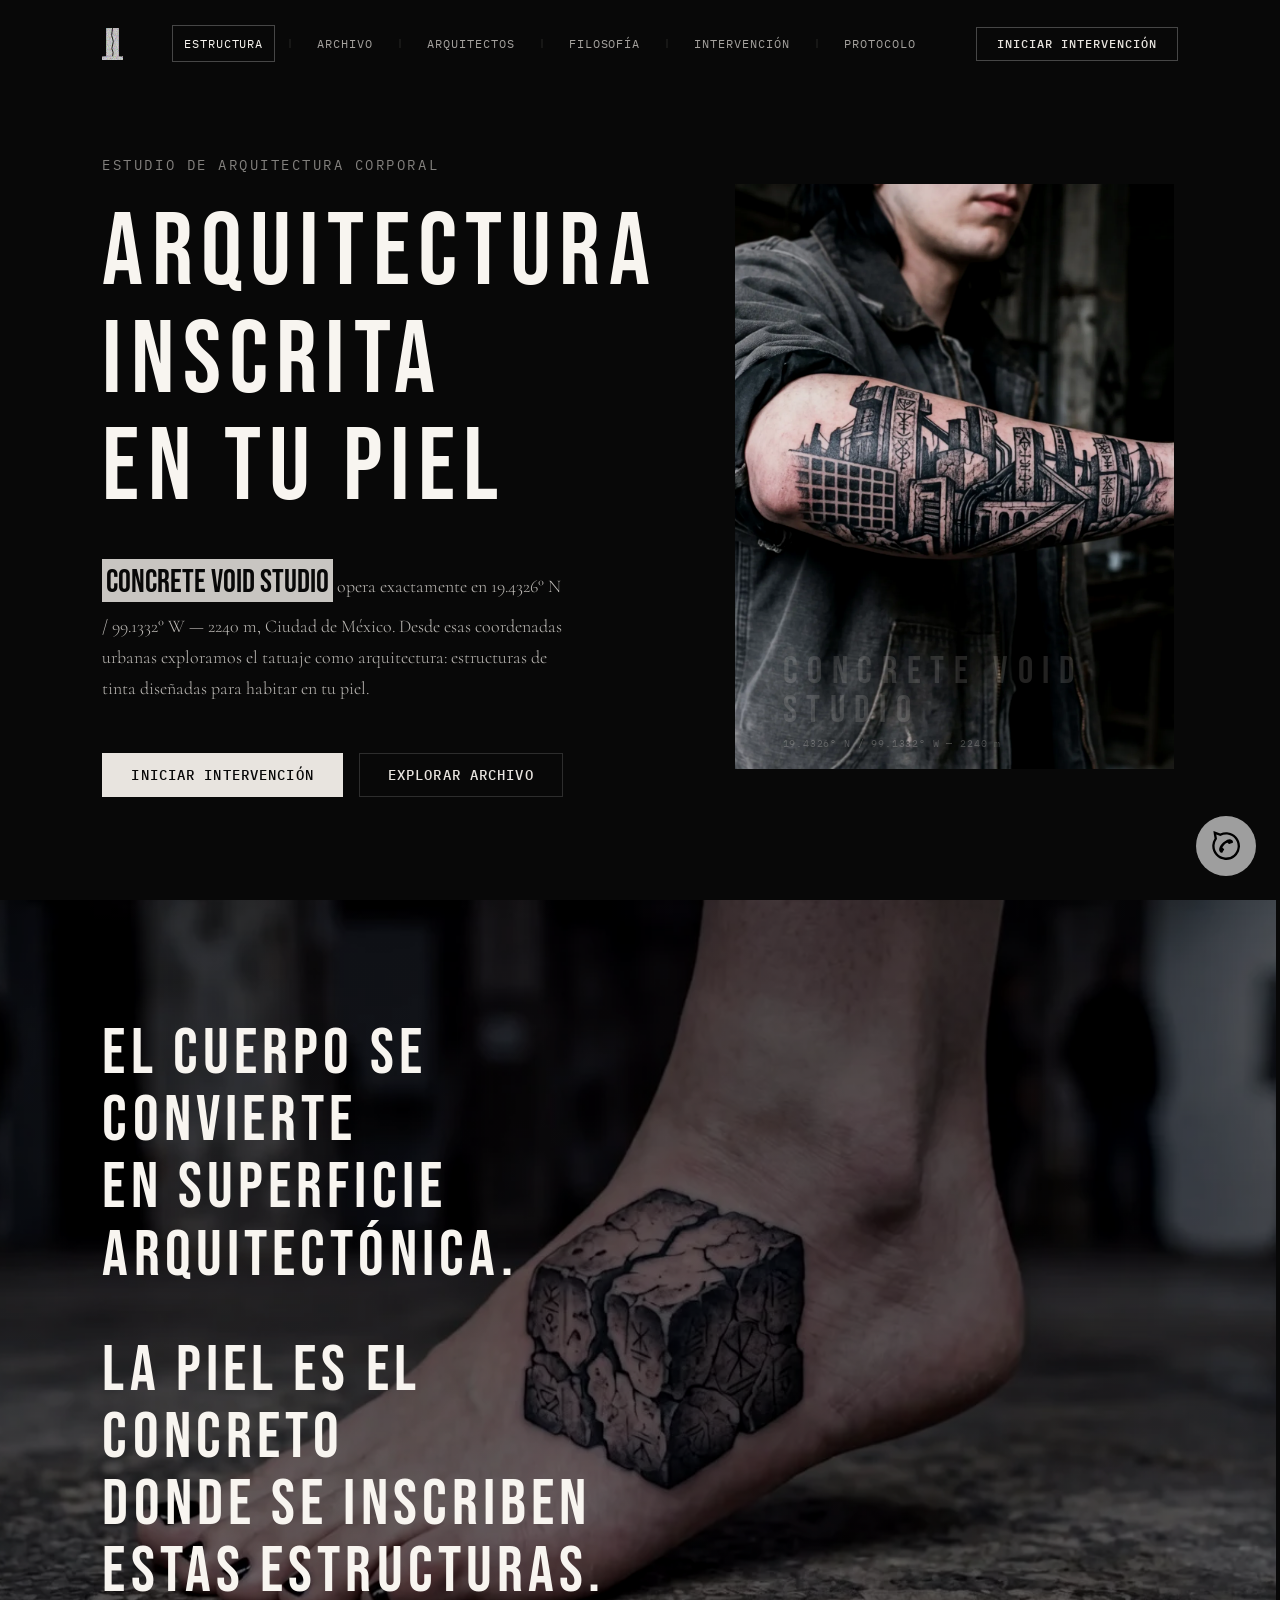
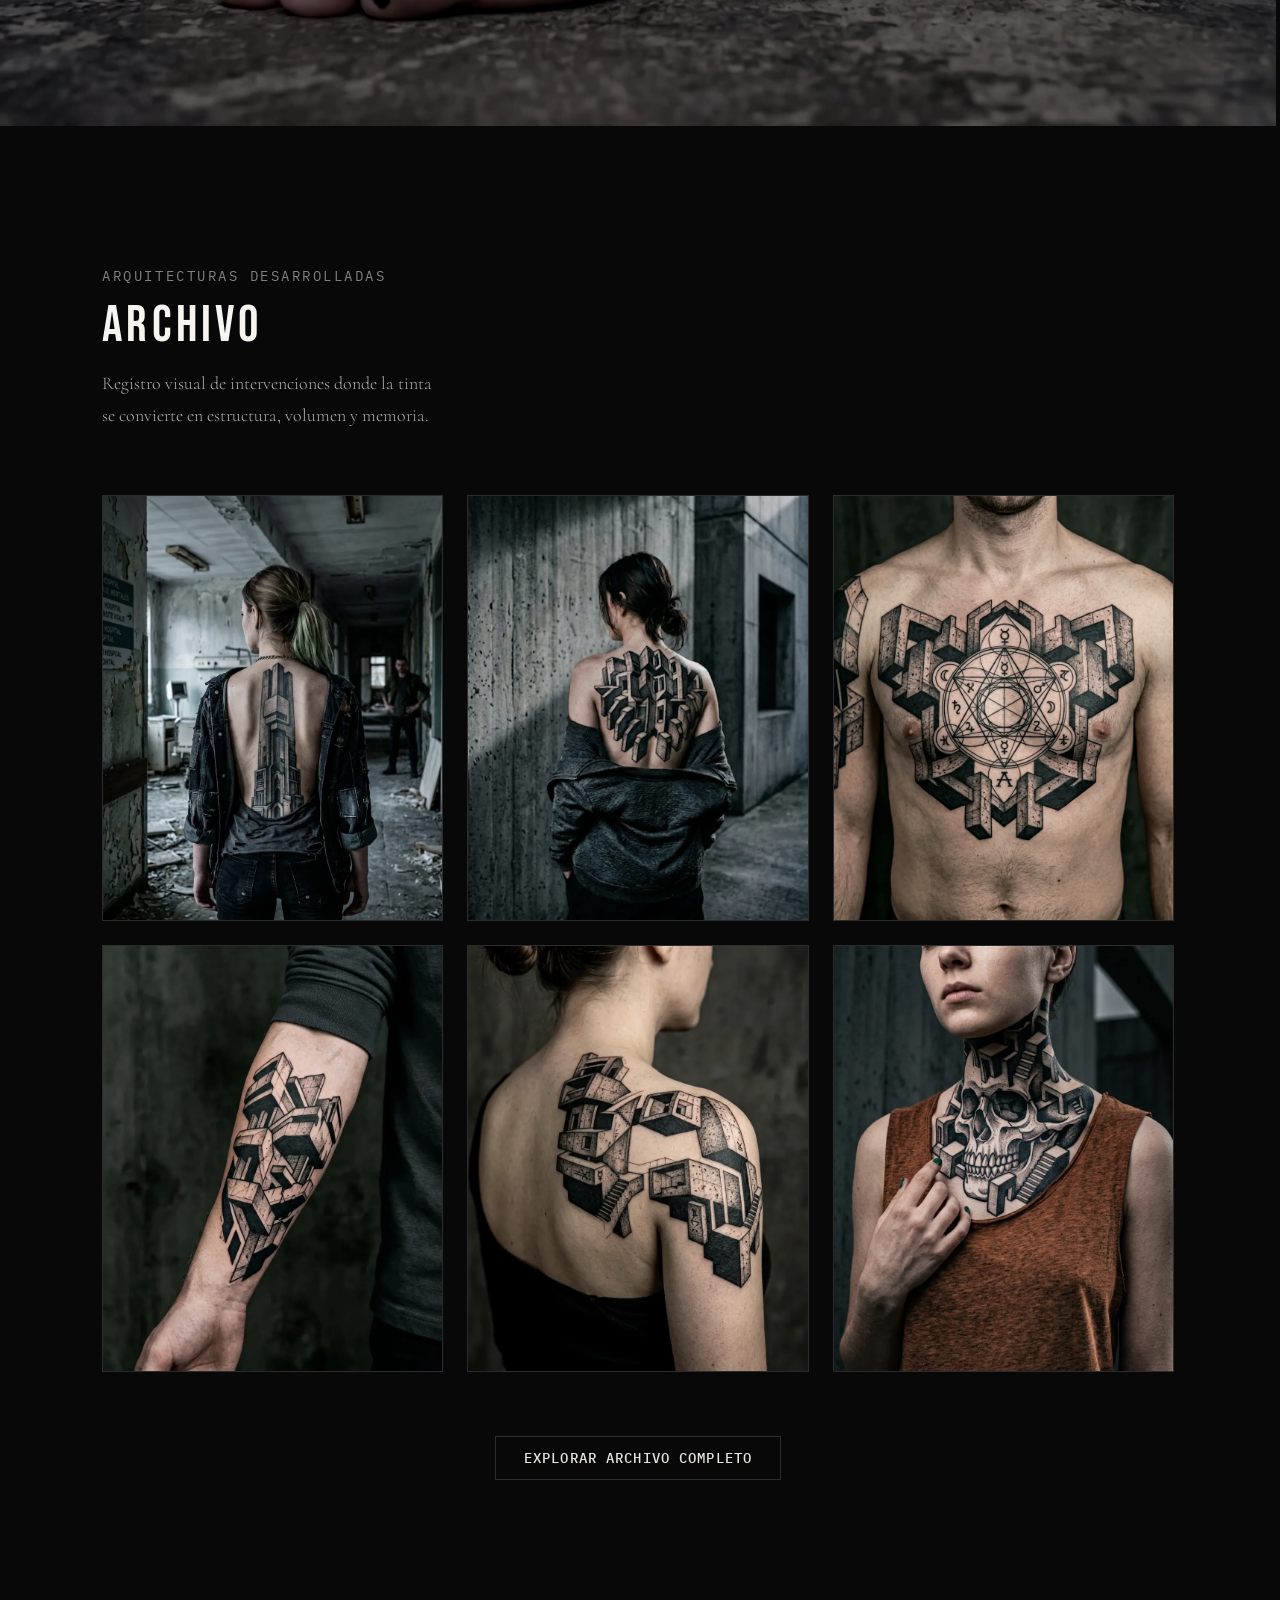
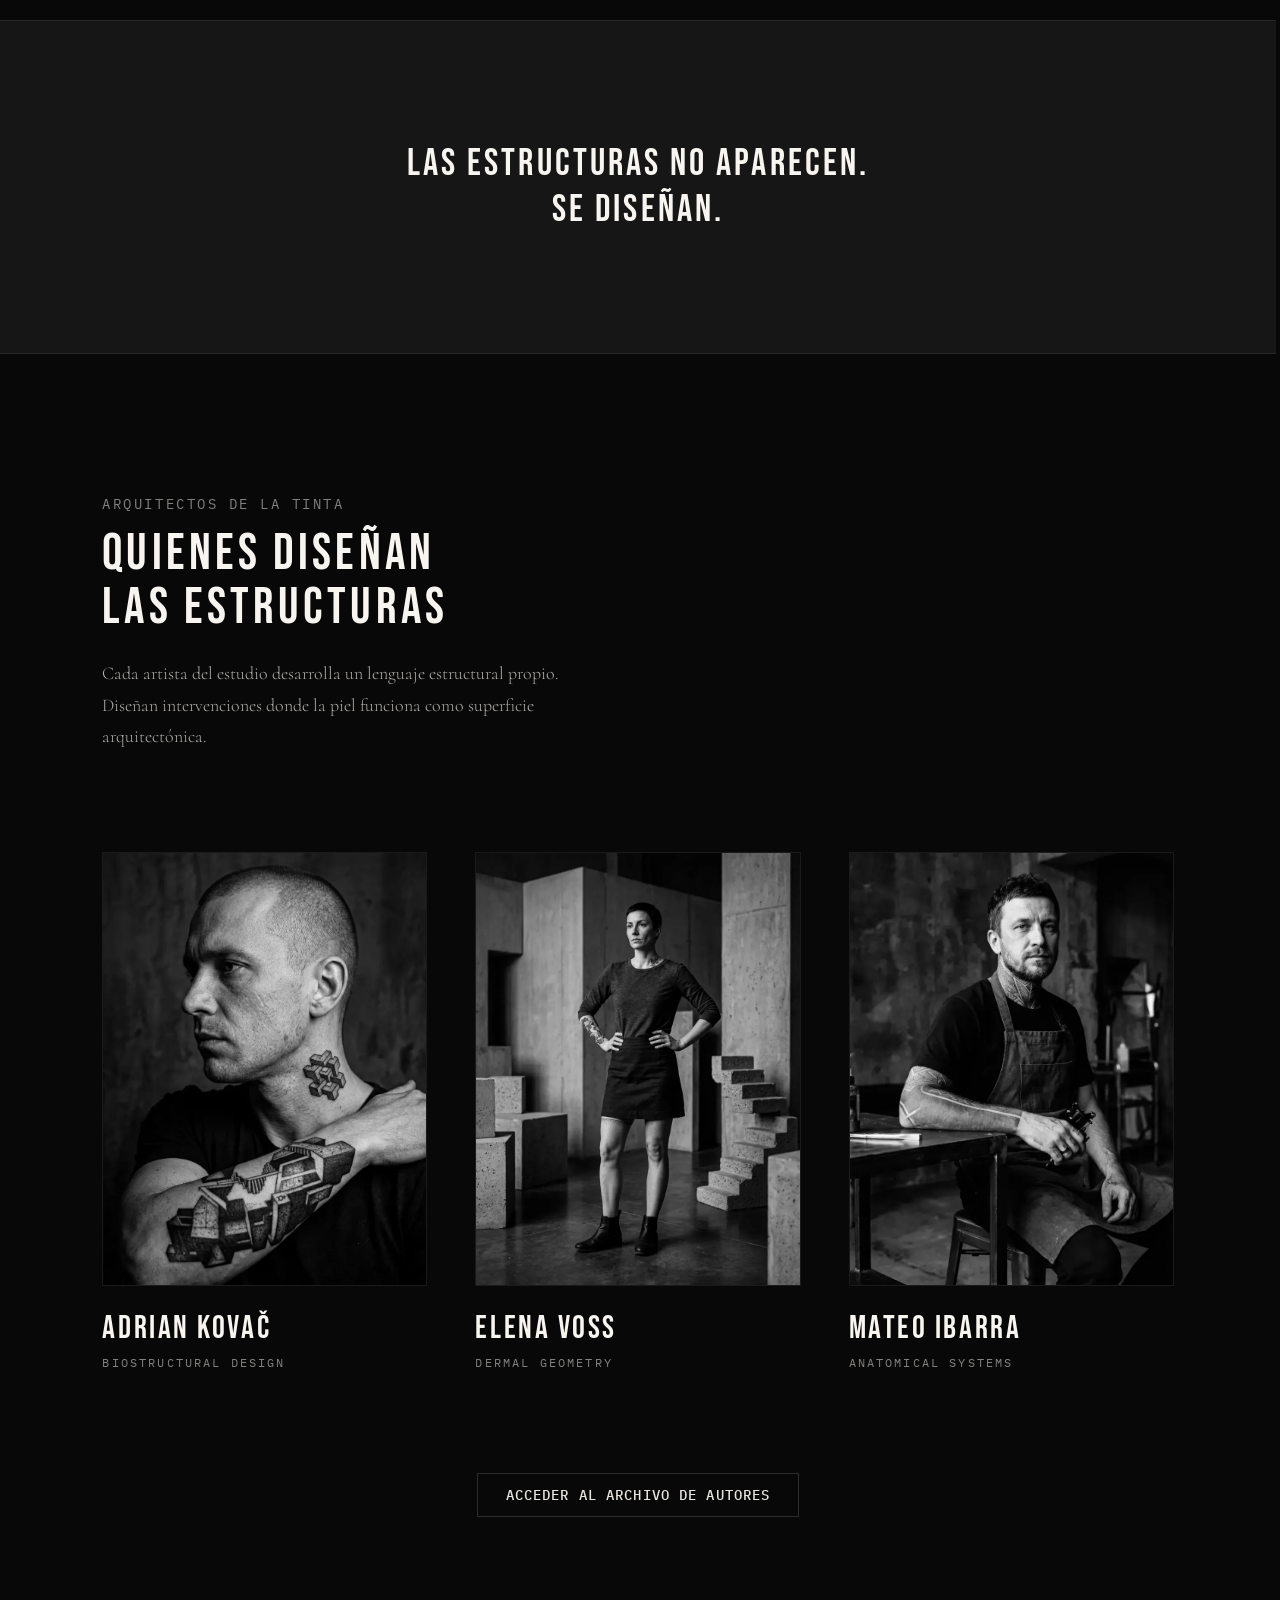
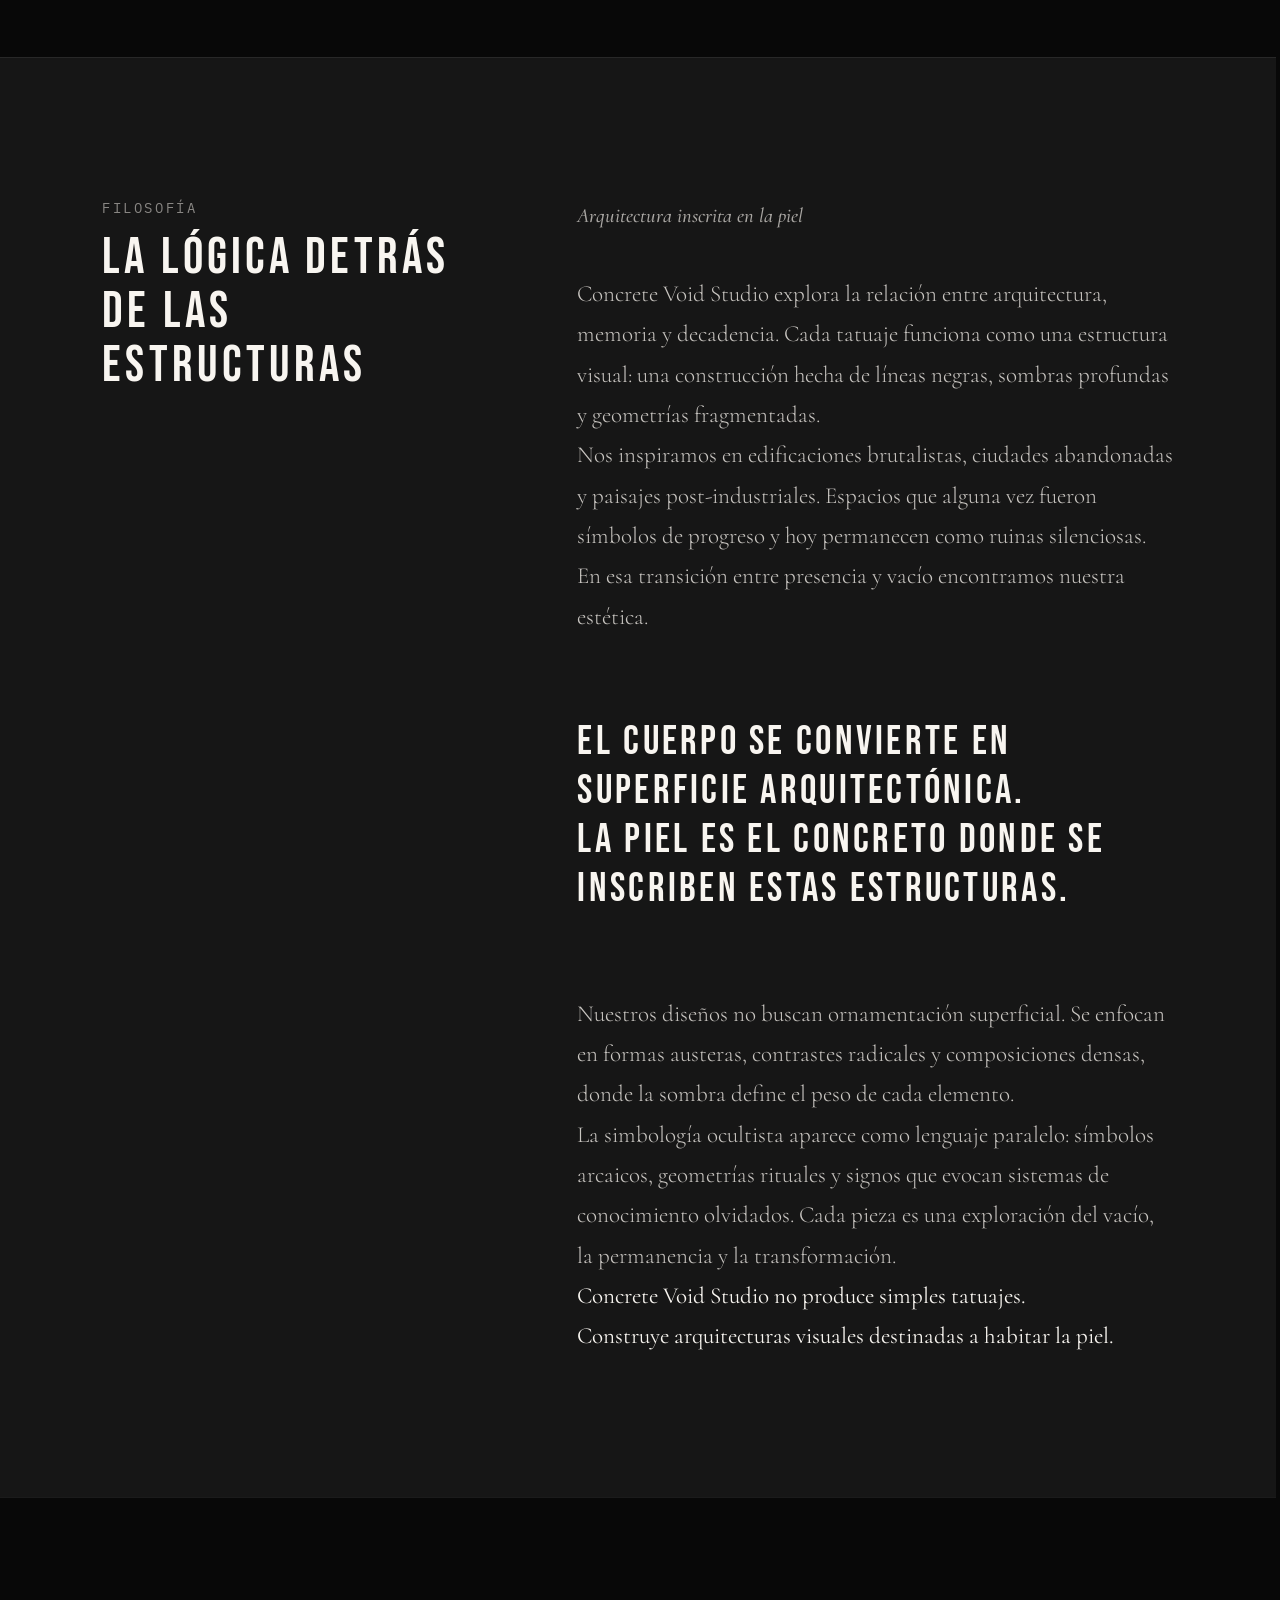
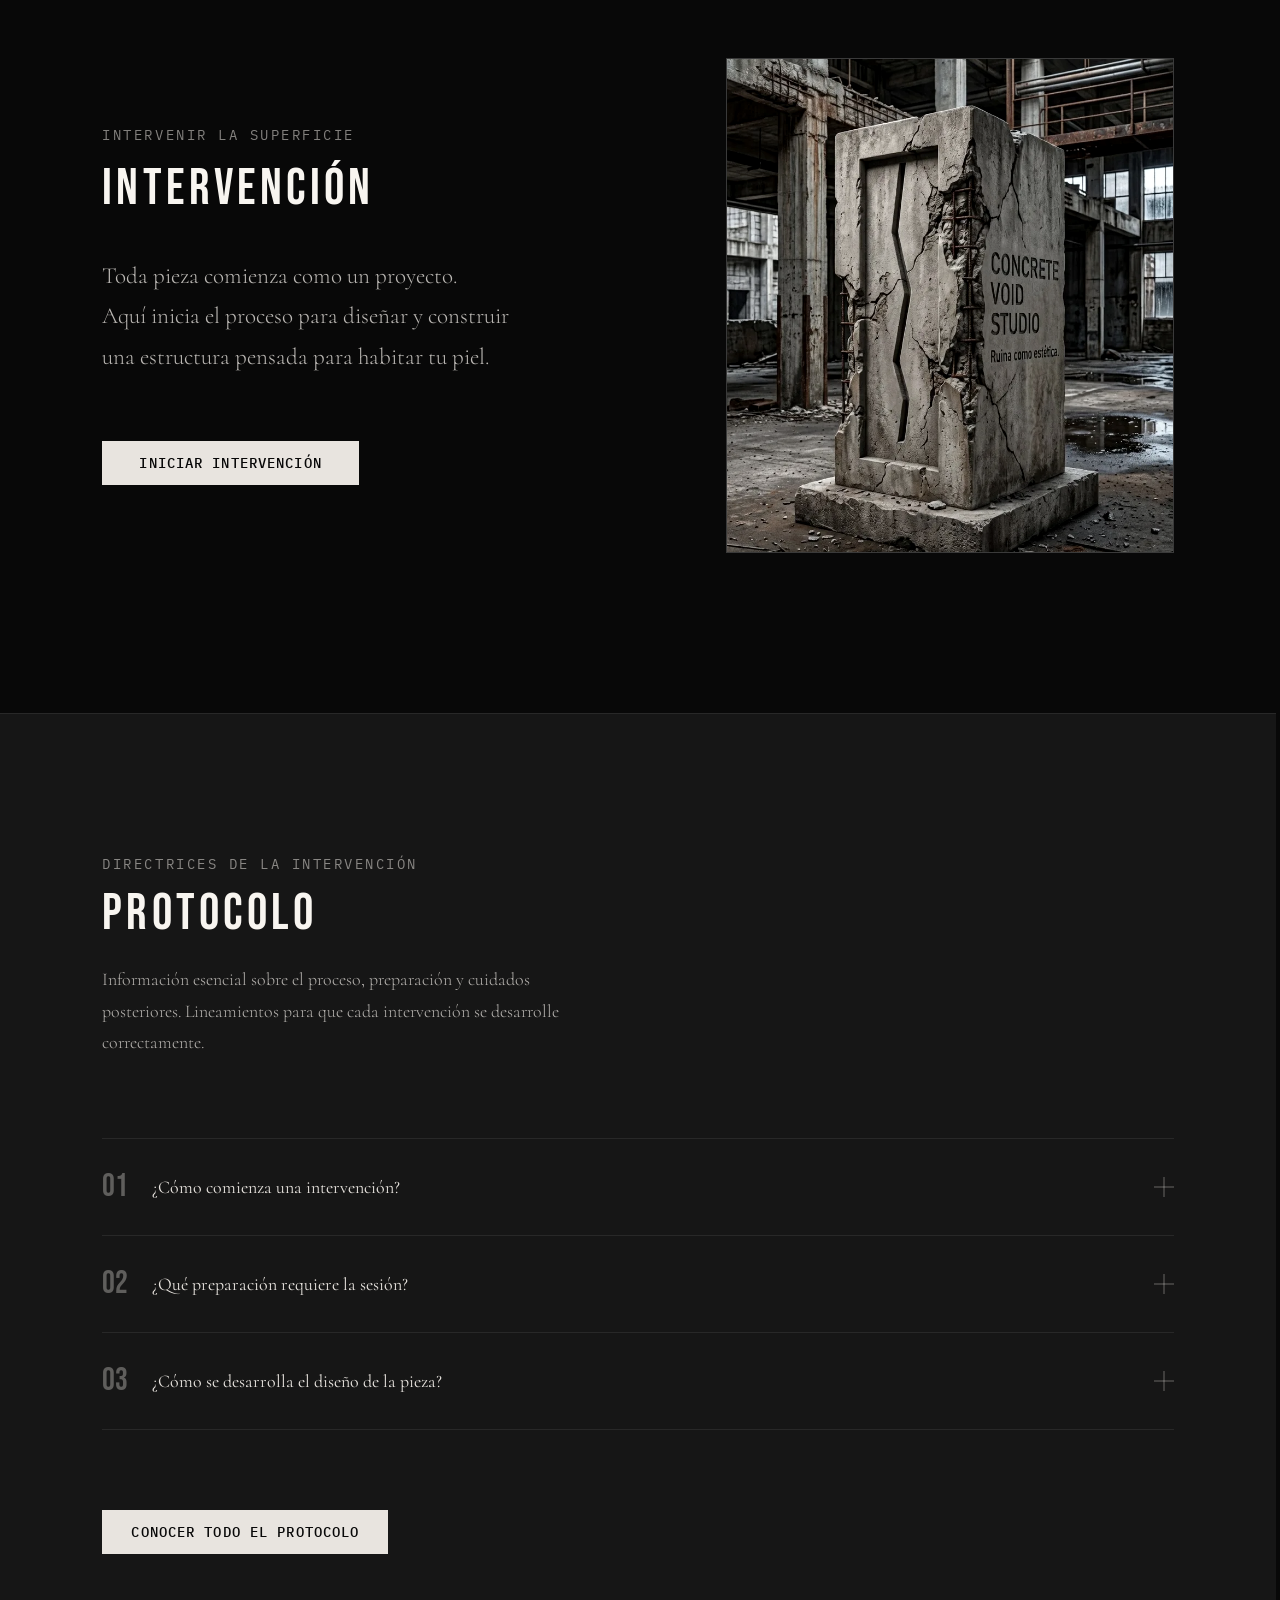
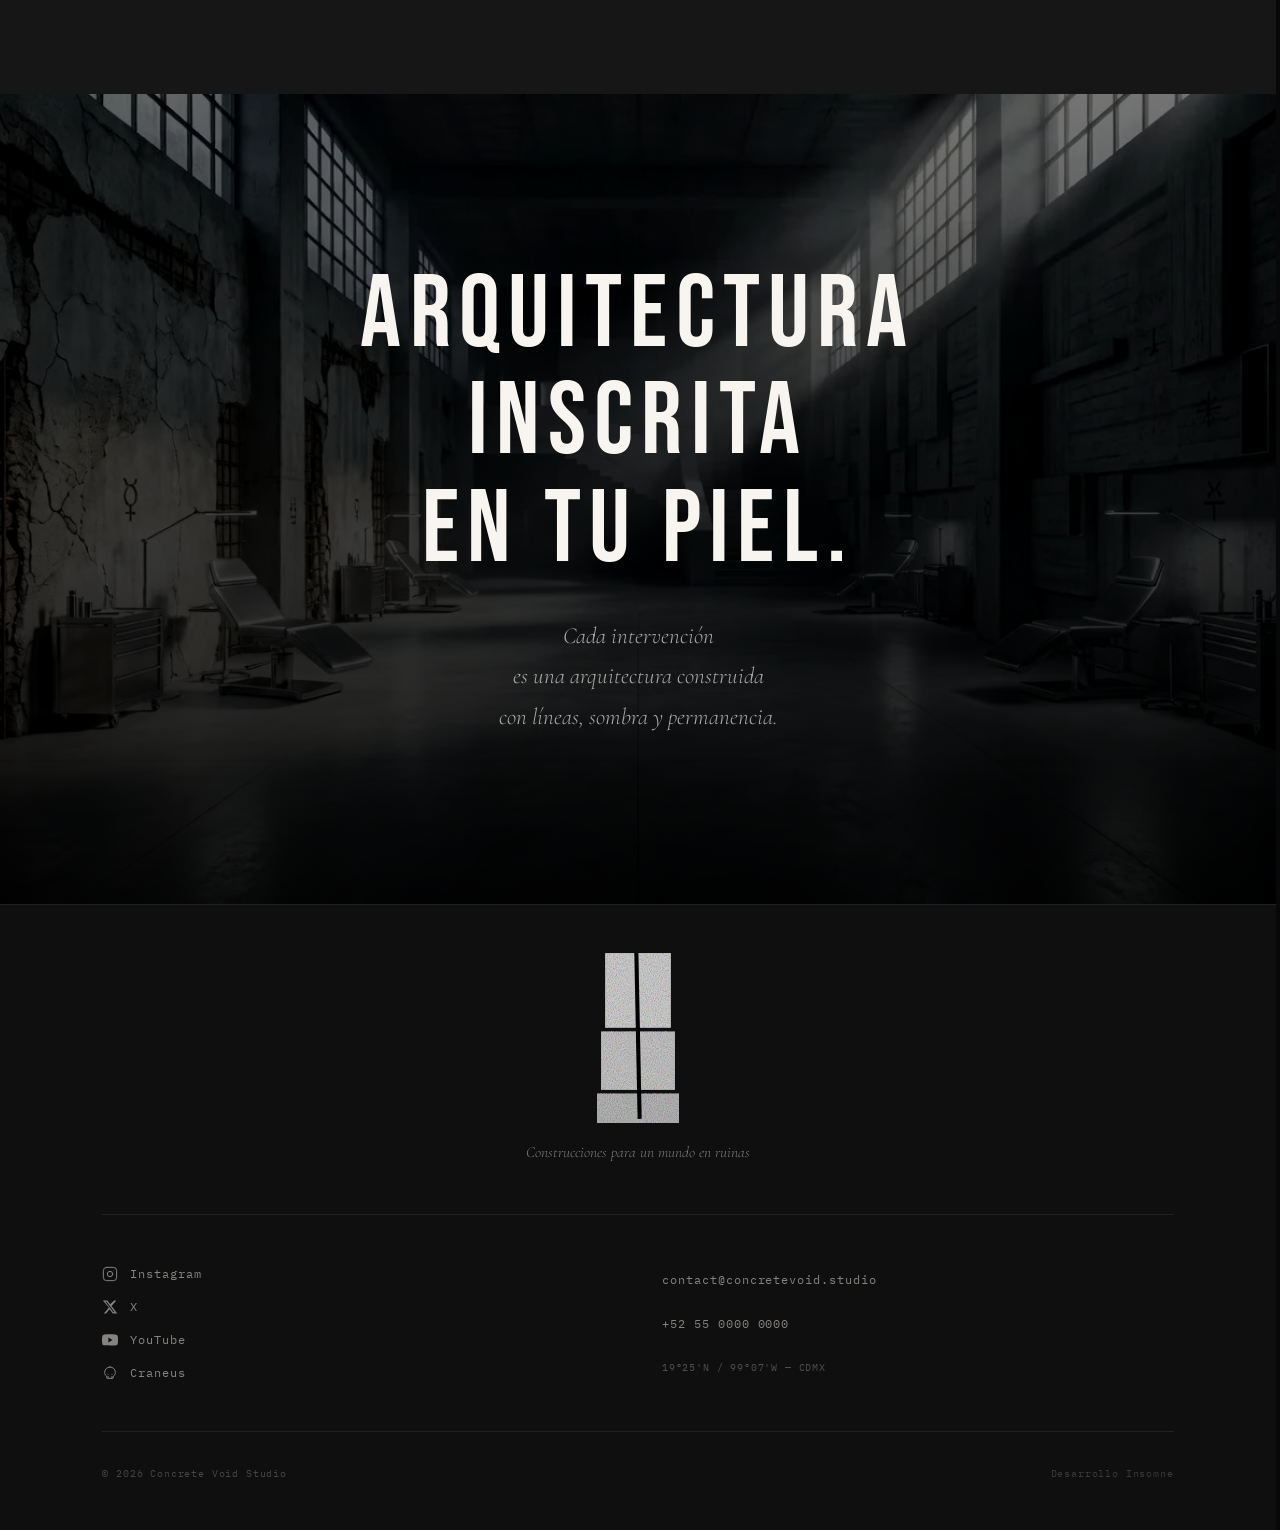
<file: index.html>
<!DOCTYPE html>
<html lang="es">

<head>
  <!-- ============================================================
    META BÁSICOS
  ============================================================ -->
  <meta charset="UTF-8" />
  <meta name="viewport" content="width=device-width, initial-scale=1.0" />
  <meta name="description" content="Concrete Void Studio — Estudio de arquitectura corporal. Tatuajes geométricos y brutalistas en Ciudad de México." />
  <meta name="author" content="Concrete Void Studio" />

  <!-- ============================================================
    META OG (OPEN GRAPH — para redes sociales)
  ============================================================ -->
  <meta property="og:title" content="Concrete Void Studio" />
  <meta property="og:description" content="Arquitectura inscrita en la piel. Estudio de tatuaje brutalista, distópico y ocultista en CDMX." />
  <meta property="og:image" content="https://concretevoidstudio.netlify.app/assets/vistaRedes.jpg" />
  <meta property="og:type" content="website" />
  <meta property="og:url" content="https://concretevoidstudio.netlify.app/" />
  <meta property="og:image:width" content="1200" />
  <meta property="og:image:height" content="630" />
  <meta property="og:type" content="website" />

  <!-- ============================================================
    FAVICON
  ============================================================ -->
  <link rel="icon" type="image/svg+xml" href="assets/icons/favicons/faviconSecundario.svg" />

  <!-- ============================================================
    CSS (orden de carga)
  ============================================================ -->
  <link rel="stylesheet" href="css/tokens.css" />
  <link rel="stylesheet" href="css/base.css" />
  <link rel="stylesheet" href="css/layout.css" />
  <link rel="stylesheet" href="css/components.css" />

  <title>Concrete Void Studio — Arquitectura inscrita en la piel</title>
</head>

<body>

  <!-- ============================================================
    HEADER
    - Sticky, transparente sobre el hero
    - Cambia a fondo sólido al hacer scroll (via JS)
    - 3 zonas: logo / nav / cta
  ============================================================ -->
  <header class="siteHeader" id="siteHeader" role="banner">

    <!-- Zona izquierda — Identidad -->
    <div class="siteHeader__identity">
      <a href="index.html" class="siteHeader__logoLink" aria-label="Concrete Void Studio — Inicio">
        <img
          src="assets/icons/logos/logoPrimario.svg"
          alt="Concrete Void Studio"
          class="siteHeader__logo"
          width="160"
          height="36"
        />
      </a>
    </div>

    <!-- Zona central — Navegación principal (desktop) -->
    <nav class="siteNav" id="siteNav" role="navigation" aria-label="Navegación principal">
      <ul class="siteNav__list" role="list">
        <li class="siteNav__item">
          <a href="#estructura" class="siteNav__link">Estructura</a>
        </li>
        <li class="siteNav__item">
          <a href="gallery.html" class="siteNav__link">Archivo</a>
        </li>
        <li class="siteNav__item">
          <a href="artists.html" class="siteNav__link">Arquitectos</a>
        </li>
        <li class="siteNav__item">
          <a href="#filosofia" class="siteNav__link">Filosofía</a>
        </li>
        <li class="siteNav__item">
          <a href="contact.html" class="siteNav__link">Intervención</a>
        </li>
        <li class="siteNav__item">
          <a href="faq.html" class="siteNav__link">Protocolo</a>
        </li>
      </ul>
    </nav>

    <!-- Zona derecha — CTA principal -->
    <div class="siteHeader__actions">
      <a href="#intervencion" class="btnGhost" aria-label="Iniciar una intervención">
        Iniciar intervención
      </a>

      <!-- Botón hamburguesa — solo visible en mobile -->
      <button
        class="menuToggle"
        id="menuToggle"
        aria-label="Abrir menú"
        aria-expanded="false"
        aria-controls="mobileMenu"
      >
        <span class="menuToggle__bar"></span>
        <span class="menuToggle__bar"></span>
        <span class="menuToggle__bar"></span>
      </button>
    </div>

  </header>


  <!-- ============================================================
    MOBILE MENU OVERLAY
    - Full screen
    - Controlado por JS (aria-expanded en menuToggle)
  ============================================================ -->
  <div class="mobileMenu" id="mobileMenu" role="dialog" aria-modal="true" aria-label="Menú de navegación" hidden>
    <nav class="mobileMenu__nav" aria-label="Navegación mobile">
      <ul class="mobileMenu__list" role="list">
        <li class="mobileMenu__item">
          <a href="#estructura" class="mobileMenu__link">Estructura</a>
        </li>
        <li class="mobileMenu__item">
          <a href="gallery.html" class="mobileMenu__link">Archivo</a>
        </li>
        <li class="mobileMenu__item">
          <a href="artists.html" class="mobileMenu__link">Arquitectos</a>
        </li>
        <li class="mobileMenu__item">
          <a href="#filosofia" class="mobileMenu__link">Filosofía</a>
        </li>
        <li class="mobileMenu__item">
          <a href="contact.html" class="mobileMenu__link">Intervención</a>
        </li>
        <li class="mobileMenu__item">
          <a href="faq.html" class="mobileMenu__link">Protocolo</a>
        </li>
      </ul>
    </nav>

    <div class="mobileMenu__footer">
      <a href="contact.html" class="btnGhost mobileMenu__cta">Iniciar intervención</a>
    </div>
  </div>

  <!-- ============================================================
    MAIN CONTENT
  ============================================================ -->
  <main id="mainContent" role="main">


    <!-- ==========================================================
      HERO
      - Dos columnas asimétricas (45% texto / 55% imagen)
      - min-height: 100vh
    ========================================================== -->
    <section class="hero" id="estructura" aria-labelledby="heroTitle">

      <div class="hero__inner">

        <!-- Columna izquierda — Bloque conceptual -->
        <div class="hero__content">

          <!-- Eyebrow -->
          <p class="eyebrow" aria-label="Categoría">
            Estudio de arquitectura corporal
          </p>

          <!-- Título principal (Brand Statement) -->
          <h1 class="hero__title" id="heroTitle">
            Arquitectura inscrita<br />
            en tu piel
          </h1>

          <!-- Texto descriptivo -->
          <p class="hero__description">
            <span>Concrete Void Studio</span> opera exactamente en 19.4326° N / 99.1332° W — 2240 m, Ciudad de México. Desde esas coordenadas urbanas exploramos el tatuaje como arquitectura: estructuras de tinta diseñadas para habitar en tu piel.
          </p>

          <!-- Botones CTA -->
          <div class="hero__actions">
            <a href="contact.html" class="btnPrimary">
              Iniciar intervención
            </a>
            <a href="gallery.html" class="btnSecondary">
              Explorar archivo
            </a>
          </div>

        </div>
        <!-- /hero__content -->

        <!-- Columna derecha — Imagen hero -->
        <div class="hero__media" aria-hidden="true">
          <figure class="hero__figure">
            <!--
              Reemplazar src con imagen real.
              Usar imagen de tatuaje geométrico / brutalista,
              alto contraste, fondo oscuro.
            -->
            <img
              src="assets/img/x/tattooHero.webp"
              alt="Tatuaje geométrico brutalista — Concrete Void Studio"
              class="hero__image"
              loading="eager"
              fetchpriority="high"
            />

            <!-- Overlay tipográfico sobre la imagen -->
            <figcaption class="hero__imageOverlay" aria-hidden="true">
              <span class="hero__imageOverlayText">CONCRETE VOID STUDIO</span>
              <span class="hero__imageOverlayCoords">19.4326° N / 99.1332° W — 2240 m</span>
              <!-- <span class="hero__imageOverlayText">CDMX</span> -->
            </figcaption>

          </figure>
        </div>
        <!-- /hero__media -->

      </div>
      <!-- /hero__inner -->

    </section>
    <!-- /hero -->

    <!-- ==========================================================
      STATEMENT VISUAL
      - Imagen full screen con overlay tipográfico
      - min-height: 85vh
      - Texto monumental alineado a la izquierda
      - Dos bloques con respiración visual entre ellos
    ========================================================== -->
    <section class="statement" aria-labelledby="statementText">
 
      <!-- Imagen de fondo -->
      <figure class="statement__media" aria-hidden="true">
      
        <img
          src="assets/img/x/statementInicio.webp"
          alt=""
          class="statement__image"
          loading="lazy"
        />
        <!-- Overlay oscuro para garantizar legibilidad del texto -->
        <div class="statement__overlay" aria-hidden="true"></div>
      </figure>
 
      <!-- Texto monumental sobre la imagen -->
      <div class="statement__content" id="statementText">
 
        <!-- Bloque 1 -->
        <p class="statement__text">
          El cuerpo se convierte<br />
          en superficie arquitectónica.
        </p>
 
        <!-- Bloque 2 -->
        <p class="statement__text">
          La piel es el concreto<br />
          donde se inscriben estas estructuras.
        </p>
 
      </div>
 
    </section>
    <!-- /statement -->

    <!-- ==========================================================
      ARCHIVO
      - Cabecera editorial: eyebrow / título / descripción
      - Grid de 6 cards (3 columnas desktop)
      - Hover minimalista: overlay con nombre y artista
      - CTA hacia galería completa
    ========================================================== -->
    <section class="archivo" id="archivo" aria-labelledby="archivoTitle">
 
      <div class="archivo__container">
 
        <!-- Cabecera de sección -->
        <header class="archivo__header">
          <p class="eyebrow">Arquitecturas desarrolladas</p>
          <h2 class="archivo__title" id="archivoTitle">Archivo</h2>
          <p class="archivo__description">
            Registro visual de intervenciones donde la tinta<br />
            se convierte en estructura, volumen y memoria.
          </p>
        </header>
 
        <!-- Grid de proyectos -->
        <div class="archivo__grid" role="list">
 
          <!-- Card 01 -->
          <article class="archivoCard" role="listitem">
            <figure class="archivoCard__media">
              <img
                src="assets/img/archivo/1-monolitoUrbano.webp"
                alt="Monolito Urbano — tatuaje arquitectónico"
                class="archivoCard__image"
                loading="lazy"
              />
            </figure>
            <div class="archivoCard__overlay" aria-hidden="true">
              <h3 class="archivoCard__title">Monolito Urbano</h3>
              <p class="archivoCard__artist">Por A. Kovač</p>
            </div>
          </article>
 
          <!-- Card 02 -->
          <article class="archivoCard" role="listitem">
            <figure class="archivoCard__media">
              <img
                src="assets/img/archivo/2-laberintoConcreto.webp"
                alt="Laberinto de Concreto — tatuaje arquitectónico"
                class="archivoCard__image"
                loading="lazy"
              />
            </figure>
            <div class="archivoCard__overlay" aria-hidden="true">
              <h3 class="archivoCard__title">Laberinto de Concreto</h3>
              <p class="archivoCard__artist">Por E. Voss</p>
            </div>
          </article>
 
          <!-- Card 03 -->
          <article class="archivoCard" role="listitem">
            <figure class="archivoCard__media">
              <img
                src="assets/img/archivo/3-sigiloArcano.webp"
                alt="Sigilo Arcano — tatuaje blackwork"
                class="archivoCard__image"
                loading="lazy"
              />
            </figure>
            <div class="archivoCard__overlay" aria-hidden="true">
              <h3 class="archivoCard__title">Sigilo Arcano</h3>
              <p class="archivoCard__artist">Por M. Ibarra</p>
            </div>
          </article>
 
          <!-- Card 04 -->
          <article class="archivoCard" role="listitem">
            <figure class="archivoCard__media">
              <img
                src="assets/img/archivo/4-estructuraBrutalista.webp"
                alt="Estructura Brutalista — tatuaje arquitectónico"
                class="archivoCard__image"
                loading="lazy"
              />
            </figure>
            <div class="archivoCard__overlay" aria-hidden="true">
              <h3 class="archivoCard__title">Estructura Brutalista</h3>
              <p class="archivoCard__artist">Por A. Kovač</p>
            </div>
          </article>
 
          <!-- Card 05 -->
          <article class="archivoCard" role="listitem">
            <figure class="archivoCard__media">
              <img
                src="assets/img/archivo/5-vacioEstructural.webp"
                alt="Vacio Estructural — tatuaje arquitectura brutalista"
                class="archivoCard__image"
                loading="lazy"
              />
            </figure>
            <div class="archivoCard__overlay" aria-hidden="true">
              <h3 class="archivoCard__title">Vacío Estructural</h3>
              <p class="archivoCard__artist">Por E. Voss</p>
            </div>
          </article>
 
          <!-- Card 06 -->
          <article class="archivoCard" role="listitem">
            <figure class="archivoCard__media">
              <img
                src="assets/img/archivo/6-geometriaOculta.webp"
                alt="Geometría Oculta — tatuaje blackwork arcano"
                class="archivoCard__image"
                loading="lazy"
              />
            </figure>
            <div class="archivoCard__overlay" aria-hidden="true">
              <h3 class="archivoCard__title">Geometría Oculta</h3>
              <p class="archivoCard__artist">Por M. Ibarra</p>
            </div>
          </article>
 
        </div>
        <!-- /archivo__grid -->
 
        <!-- CTA hacia galería completa -->
        <div class="archivo__cta">
          <a href="gallery.html" class="btnSecondary">
            Explorar archivo completo
          </a>
        </div>
 
      </div>
 
    </section>
    <!-- /archivo -->

    <!-- ==========================================================
      LÍNEA DIVISORIA CONCEPTUAL
      - Puente narrativo entre Archivo (obra) y Arquitectos (autor)
      - Frase breve, tipografía contundente, mucho aire
    ========================================================== -->
    <div class="conceptDivider" aria-hidden="true">
      <p class="conceptDivider__text">
        Las estructuras no aparecen.<br />
        Se diseñan.
      </p>
    </div>
    <!-- /conceptDivider -->
 
    <!-- ==========================================================
      ARQUITECTOS
      - Eyebrow / título / descripción
      - Grid de 3 cards editoriales: retrato + nombre + especialidad
      - Retratos en escala de grises
      - CTA al archivo de autores
    ========================================================== -->
    <section class="arquitectos" id="arquitectos" aria-labelledby="arquitectosTitle">
 
      <div class="arquitectos__container">
 
        <!-- Cabecera de sección -->
        <header class="arquitectos__header">
          <p class="eyebrow">Arquitectos de la tinta</p>
          <h2 class="arquitectos__title" id="arquitectosTitle">
            Quienes diseñan<br />las estructuras
          </h2>
          <p class="arquitectos__description">
            Cada artista del estudio desarrolla un lenguaje estructural propio.
            Diseñan intervenciones donde la piel funciona como superficie arquitectónica.
          </p>
        </header>
 
        <!-- Grid de arquitectos -->
        <div class="arquitectos__grid">
 
          <!-- Arquitecto 01 -->
          <article class="arquitectoCard">
            <figure class="arquitectoCard__media">
              <img
                src="assets/img/artists/adrian01.webp"
                alt="Retrato de Adrian Kovač — Biostructural Design"
                class="arquitectoCard__image"
                loading="lazy"
              />
            </figure>
            <div class="arquitectoCard__info">
              <h3 class="arquitectoCard__name">Adrian Kovač</h3>
              <p class="arquitectoCard__role">Biostructural Design</p>
            </div>
          </article>
 
          <!-- Arquitecto 02 -->
          <article class="arquitectoCard">
            <figure class="arquitectoCard__media">
              <img
                src="assets/img/artists/elena01.webp"
                alt="Retrato de Elena Voss — Dermal Geometry"
                class="arquitectoCard__image"
                loading="lazy"
              />
            </figure>
            <div class="arquitectoCard__info">
              <h3 class="arquitectoCard__name">Elena Voss</h3>
              <p class="arquitectoCard__role">Dermal Geometry</p>
            </div>
          </article>
 
          <!-- Arquitecto 03 -->
          <article class="arquitectoCard">
            <figure class="arquitectoCard__media">
              <img
                src="assets/img/artists/mateo01.webp"
                alt="Retrato de Mateo Ibarra — Anatomical Systems"
                class="arquitectoCard__image"
                loading="lazy"
              />
            </figure>
            <div class="arquitectoCard__info">
              <h3 class="arquitectoCard__name">Mateo Ibarra</h3>
              <p class="arquitectoCard__role">Anatomical Systems</p>
            </div>
          </article>
 
        </div>
        <!-- /arquitectos__grid -->
 
        <!-- CTA -->
        <div class="arquitectos__cta">
          <a href="artists.html" class="btnSecondary">
            Acceder al archivo de autores
          </a>
        </div>
 
      </div>
 
    </section>
    <!-- /arquitectos -->

    <!-- ==========================================================
      FILOSOFÍA
      - Eyebrow / título de sección / subtítulo del manifiesto
      - Manifiesto completo en párrafos cortos
      - Cita destacada monumental entre párrafo 2 y 3
      - Logo secundario como elemento atmosférico editorial
    ========================================================== -->
    <section class="filosofia" id="filosofia" aria-labelledby="filosofiaTitle">
 
      <div class="filosofia__container">
 
        <!-- Cabecera de sección -->
        <header class="filosofia__header">
          <p class="eyebrow">Filosofía</p>
          <h2 class="filosofia__title" id="filosofiaTitle">
            La lógica detrás<br />de las estructuras
          </h2>
        </header>
 
        <!-- Bloque editorial del manifiesto -->
        <div class="filosofia__manifiesto">
 
          <!-- Subtítulo del manifiesto -->
          <h3 class="filosofia__subtitulo">
            Arquitectura inscrita en la piel
          </h3>
 
          <!-- Párrafo 1 -->
          <p class="filosofia__parrafo">
            Concrete Void Studio explora la relación entre arquitectura, memoria y decadencia.
            Cada tatuaje funciona como una estructura visual: una construcción hecha de líneas
            negras, sombras profundas y geometrías fragmentadas.
          </p>
 
          <!-- Párrafo 2 -->
          <p class="filosofia__parrafo">
            Nos inspiramos en edificaciones brutalistas, ciudades abandonadas y paisajes
            post-industriales. Espacios que alguna vez fueron símbolos de progreso y hoy
            permanecen como ruinas silenciosas. En esa transición entre presencia y vacío
            encontramos nuestra estética.
          </p>
 
          <!-- Cita destacada monumental -->
          <blockquote class="filosofia__cita">
            El cuerpo se convierte en superficie arquitectónica.<br />
            La piel es el concreto donde se inscriben estas estructuras.
          </blockquote>
 
          <!-- Párrafo 3 -->
          <p class="filosofia__parrafo">
            Nuestros diseños no buscan ornamentación superficial. Se enfocan en formas austeras,
            contrastes radicales y composiciones densas, donde la sombra define el peso
            de cada elemento.
          </p>
 
          <!-- Párrafo 4 -->
          <p class="filosofia__parrafo">
            La simbología ocultista aparece como lenguaje paralelo: símbolos arcaicos,
            geometrías rituales y signos que evocan sistemas de conocimiento olvidados.
            Cada pieza es una exploración del vacío, la permanencia y la transformación.
          </p>
 
          <!-- Párrafo 5 — cierre -->
          <p class="filosofia__parrafo filosofia__parrafo--cierre">
            Concrete Void Studio no produce simples tatuajes.<br />
            Construye arquitecturas visuales destinadas a habitar la piel.
          </p>
 
        </div>
        <!-- /filosofia__manifiesto -->
 
      </div>
 
    </section>
    <!-- /filosofia -->

    <!-- ==========================================================
      INTERVENCIÓN
      - Layout asimétrico: contenido izquierda / imagen derecha
      - Eyebrow / título / texto introductorio / CTA
      - Imagen: tatuaje o referencia brutalista
    ========================================================== -->
    <section class="intervencion" id="intervencion" aria-labelledby="intervencionTitle">
 
      <div class="intervencion__container">
 
        <!-- Columna izquierda — contenido -->
        <div class="intervencion__content">
 
          <p class="eyebrow">Intervenir la superficie</p>
 
          <h2 class="intervencion__title" id="intervencionTitle">
            Intervención
          </h2>
 
          <p class="intervencion__texto">
            Toda pieza comienza como un proyecto.<br />
            Aquí inicia el proceso para diseñar y construir<br />
            una estructura pensada para habitar tu piel.
          </p>
 
          <a href="contact.html" class="intervencion__cta btnPrimary">
            Iniciar Intervención
          </a>
 
        </div>
 
        <!-- Columna derecha — imagen -->
        <div class="intervencion__media" aria-hidden="true">
          <figure class="intervencion__figure">
            <img
              src="assets/img/x/imgIntervencion.webp"
              alt=""
              class="intervencion__image"
              loading="lazy"
            />
          </figure>
        </div>
 
      </div>
 
    </section>
    <!-- /intervencion -->

    <!-- ==========================================================
      PROTOCOLO
      - Eyebrow / título / texto introductorio
      - Accordion de 3 preguntas con numeración arquitectónica
      - CTA final hacia solicitud de intervención
    ========================================================== -->
    <section class="protocolo" id="protocolo" aria-labelledby="protocoloTitle">
 
      <div class="protocolo__container">
 
        <!-- Cabecera de sección -->
        <header class="protocolo__header">
          <p class="eyebrow">Directrices de la intervención</p>
          <h2 class="protocolo__title" id="protocoloTitle">Protocolo</h2>
          <p class="protocolo__description">
            Información esencial sobre el proceso, preparación y cuidados posteriores.
            Lineamientos para que cada intervención se desarrolle correctamente.
          </p>
        </header>
 
        <!-- Accordion de preguntas -->
        <div class="protocolo__accordion" role="list">
 
          <!-- Item 01 -->
          <div class="accordionItem" role="listitem">
            <button
              class="accordionItem__trigger"
              aria-expanded="false"
              aria-controls="accordionPanel01"
              id="accordionBtn01"
            >
              <span class="accordionItem__number" aria-hidden="true">01</span>
              <span class="accordionItem__question">¿Cómo comienza una intervención?</span>
              <span class="accordionItem__icon" aria-hidden="true"></span>
            </button>
            <div
              class="accordionItem__panel"
              id="accordionPanel01"
              role="region"
              aria-labelledby="accordionBtn01"
              hidden
            >
              <div class="accordionItem__content">
                <p>
                  Toda intervención inicia con una solicitud enviada a través del formulario del estudio. En esta etapa se revisa la idea general, la ubicación en el cuerpo y la escala aproximada de la pieza. 
                </p>
                <p>
                  Con esta información el equipo determina la viabilidad del proyecto y propone los siguientes pasos para desarrollarlo.
                </p>
              </div>
            </div>
          </div>
 
          <!-- Item 02 -->
          <div class="accordionItem" role="listitem">
            <button
              class="accordionItem__trigger"
              aria-expanded="false"
              aria-controls="accordionPanel02"
              id="accordionBtn02"
            >
              <span class="accordionItem__number" aria-hidden="true">02</span>
              <span class="accordionItem__question">¿Qué preparación requiere la sesión?</span>
              <span class="accordionItem__icon" aria-hidden="true"></span>
            </button>
            <div
              class="accordionItem__panel"
              id="accordionPanel02"
              role="region"
              aria-labelledby="accordionBtn02"
              hidden
            >
              <div class="accordionItem__content">
                <p>
                  Antes de la cita es importante llegar descansado, hidratado y haber comido adecuadamente. También se recomienda evitar alcohol o sustancias que puedan afectar la sensibilidad de la piel. 
                </p>
                <p>
                  Estas condiciones permiten que la sesión se desarrolle de forma más estable y segura.
                </p>
              </div>
            </div>
          </div>
 
          <!-- Item 03 -->
          <div class="accordionItem" role="listitem">
            <button
              class="accordionItem__trigger"
              aria-expanded="false"
              aria-controls="accordionPanel03"
              id="accordionBtn03"
            >
              <span class="accordionItem__number" aria-hidden="true">03</span>
              <span class="accordionItem__question">¿Cómo se desarrolla el diseño de la pieza?</span>
              <span class="accordionItem__icon" aria-hidden="true"></span>
            </button>
            <div
              class="accordionItem__panel"
              id="accordionPanel03"
              role="region"
              aria-labelledby="accordionBtn03"
              hidden
            >
              <div class="accordionItem__content">
                <p>
                  Cada tatuaje se diseña considerando la anatomía del cuerpo y el lenguaje visual del estudio. A partir de la propuesta inicial se construye una composición que equilibre forma, escala y ubicación. 
                </p>
                <p>
                  El diseño se revisa y ajusta antes de iniciar la sesión para asegurar claridad en la intervención.
                </p>
              </div>
            </div>
          </div>
 
        </div>
        <!-- /protocolo__accordion -->
 
        <!-- CTA final -->
        <div class="protocolo__cta">
          <a href="faq.html" class="btnPrimary">
            Conocer todo el Protocolo
          </a>
        </div>
 
      </div>
 
    </section>
    <!-- /protocolo -->

    <!-- ==========================================================
      BRAND STATEMENT FINAL
      - Cierre conceptual del home
      - Imagen full width con overlay tipográfico centrado
      - Texto monumental en dos bloques
    ========================================================== -->
    <section class="brandStatement" aria-labelledby="brandStatementText">
 
      <!-- Imagen de fondo full width -->
      <figure class="brandStatement__media" aria-hidden="true">
        <!--
          Reemplazar src con imagen real.
          Tatuaje en alto contraste, detalle de trazo,
          o fotografía brutalista de impacto.
        -->
        <img
          src="assets/img/x/statementFinal.webp"
          alt=""
          class="brandStatement__image"
          loading="lazy"
        />
        <div class="brandStatement__overlay" aria-hidden="true"></div>
      </figure>
 
      <!-- Texto centrado sobre la imagen -->
      <div class="brandStatement__content" id="brandStatementText">
        <p class="brandStatement__text">
          Arquitectura<br /> inscrita<br />
          en tu piel.
        </p>
        <p class="brandStatement__subtext">
          Cada intervención<br /> es una arquitectura construida<br />
          con líneas, sombra y permanencia.
        </p>
      </div>
 
    </section>
    <!-- /brandStatement -->

  </main>
  <!-- /main -->

  <!-- ============================================================
    FOOTER
    - Bloque identidad: logo secundario + brand statement
    - Bloque información: redes / contacto
    - Sub-footer: copyright + crédito desarrollador
  ============================================================ -->
  <footer class="siteFooter" role="contentinfo">
 
    <!-- Bloque identidad -->
    <div class="siteFooter__identity">
      <a href="index.html" class="siteFooter__logoLink" aria-label="Concrete Void Studio — Inicio">
        <img
          src="assets/icons/logos/logoSecundario.svg"
          alt="Concrete Void Studio"
          class="siteFooter__logo"
        />
      </a>
      <p class="siteFooter__statement">
        Construcciones para un mundo en ruinas
      </p>
    </div>
 
    <!-- Separador -->
    <hr class="siteFooter__divider" aria-hidden="true" />
 
    <!-- Bloque información: redes + contacto -->
    <div class="siteFooter__info">
 
      <!-- Redes sociales -->
      <div class="siteFooter__redes">
        <!-- <p class="siteFooter__label">Redes</p> -->
        <ul class="siteFooter__redesList" role="list">
 
          <li>
            <a
              href="https://instagram.com"
              class="siteFooter__redesLink"
              target="_blank"
              rel="noopener noreferrer"
              aria-label="Instagram de Concrete Void Studio"
            >
              <!-- Instagram SVG -->
              <svg class="siteFooter__icon" viewBox="0 0 24 24" fill="none" stroke="currentColor" stroke-width="1.5" stroke-linecap="round" stroke-linejoin="round" aria-hidden="true">
                <rect x="2" y="2" width="20" height="20" rx="5" ry="5"/>
                <circle cx="12" cy="12" r="4"/>
                <circle cx="17.5" cy="6.5" r="0.5" fill="currentColor" stroke="none"/>
              </svg>
              <span>Instagram</span>
            </a>
          </li>
 
          <li>
            <a
              href="https://x.com"
              class="siteFooter__redesLink"
              target="_blank"
              rel="noopener noreferrer"
              aria-label="X (Twitter) de Concrete Void Studio"
            >
              <!-- X SVG -->
              <svg class="siteFooter__icon" viewBox="0 0 24 24" fill="currentColor" aria-hidden="true">
                <path d="M18.244 2.25h3.308l-7.227 8.26 8.502 11.24H16.17l-4.714-6.231-5.401 6.231H2.746l7.73-8.835L1.254 2.25H8.08l4.253 5.622 5.911-5.622Zm-1.161 17.52h1.833L7.084 4.126H5.117z"/>
              </svg>
              <span>X</span>
            </a>
          </li>
 
          <li>
            <a
              href="https://youtube.com"
              class="siteFooter__redesLink"
              target="_blank"
              rel="noopener noreferrer"
              aria-label="YouTube de Concrete Void Studio"
            >
              <!-- YouTube SVG -->
              <svg class="siteFooter__icon" viewBox="0 0 24 24" fill="currentColor" aria-hidden="true">
                <path d="M23.498 6.186a3.016 3.016 0 0 0-2.122-2.136C19.505 3.545 12 3.545 12 3.545s-7.505 0-9.377.505A3.017 3.017 0 0 0 .502 6.186C0 8.07 0 12 0 12s0 3.93.502 5.814a3.016 3.016 0 0 0 2.122 2.136c1.871.505 9.376.505 9.376.505s7.505 0 9.377-.505a3.015 3.015 0 0 0 2.122-2.136C24 15.93 24 12 24 12s0-3.93-.502-5.814zM9.545 15.568V8.432L15.818 12l-6.273 3.568z"/>
              </svg>
              <span>YouTube</span>
            </a>
          </li>
 
          <li>
            <a
              href="#"
              class="siteFooter__redesLink"
              aria-label="Cráneo — red del estudio"
            >
              <!-- Cráneo SVG — ícono identitario del estudio -->
              <svg class="siteFooter__icon" viewBox="0 0 24 24" fill="none" stroke="currentColor" stroke-width="1.5" stroke-linecap="round" stroke-linejoin="round" aria-hidden="true">
                <path d="M12 3C7.5 3 4 6.5 4 11c0 2.5 1.2 4.8 3 6.2V19a1 1 0 0 0 1 1h8a1 1 0 0 0 1-1v-1.8c1.8-1.4 3-3.7 3-6.2 0-4.5-3.5-8-8-8z"/>
                <line x1="9" y1="20" x2="9" y2="17"/>
                <line x1="15" y1="20" x2="15" y2="17"/>
                <line x1="9" y1="14" x2="9" y2="14"/>
                <line x1="15" y1="14" x2="15" y2="14"/>
              </svg>
              <span>Craneus</span>
            </a>
          </li>
 
        </ul>
      </div>
 
      <!-- Contacto -->
      <div class="siteFooter__contacto">
        <!-- <p class="siteFooter__label">Contacto</p> -->
        <ul class="siteFooter__contactoList" role="list">
          <li>
            <a href="mailto:contact@concretevoid.studio" class="siteFooter__contactoLink">
              contact@concretevoid.studio
            </a>
          </li>
          <li>
            <a href="tel:+525500000000" class="siteFooter__contactoLink">
              +52 55 0000 0000
            </a>
          </li>
          <li class="siteFooter__coords" aria-label="Coordenadas del estudio">
            19°25'N / 99°07'W — CDMX
          </li>
        </ul>
      </div>
 
    </div>
    <!-- /siteFooter__info -->
 
    <!-- Separador -->
    <hr class="siteFooter__divider" aria-hidden="true" />
 
    <!-- Sub-footer -->
    <div class="siteFooter__subfooter">
      <p class="siteFooter__copyright">
        &copy; 2026 Concrete Void Studio
      </p>
      <p class="siteFooter__dev">
        Desarrollo <a href="#" class="siteFooter__devLink">Insomne</a>
      </p>
    </div>
 
  </footer>
  <!-- /siteFooter -->

  <a href="https://api.whatsapp.com/send/?phone=525541370947&text=Hola+quiero+agendar+una+cita&type=phone_number&app_absent=0"
   class="whatsapp-button"
   target="_blank"
   rel="noopener">
   <span class="whatsapp-tooltip">¡ESCRÍBENOS!</span>
   <img src="assets/icons/logos/whatsapp.svg" alt="WhatsApp">
  </a>


  <!-- ============================================================
    JS (al final del body para no bloquear render)
  ============================================================ -->
  <script src="js/header.js"></script>
  <script src="js/menu.js"></script>
  <script src="js/accordion.js"></script>

</body>
</html>
</file>
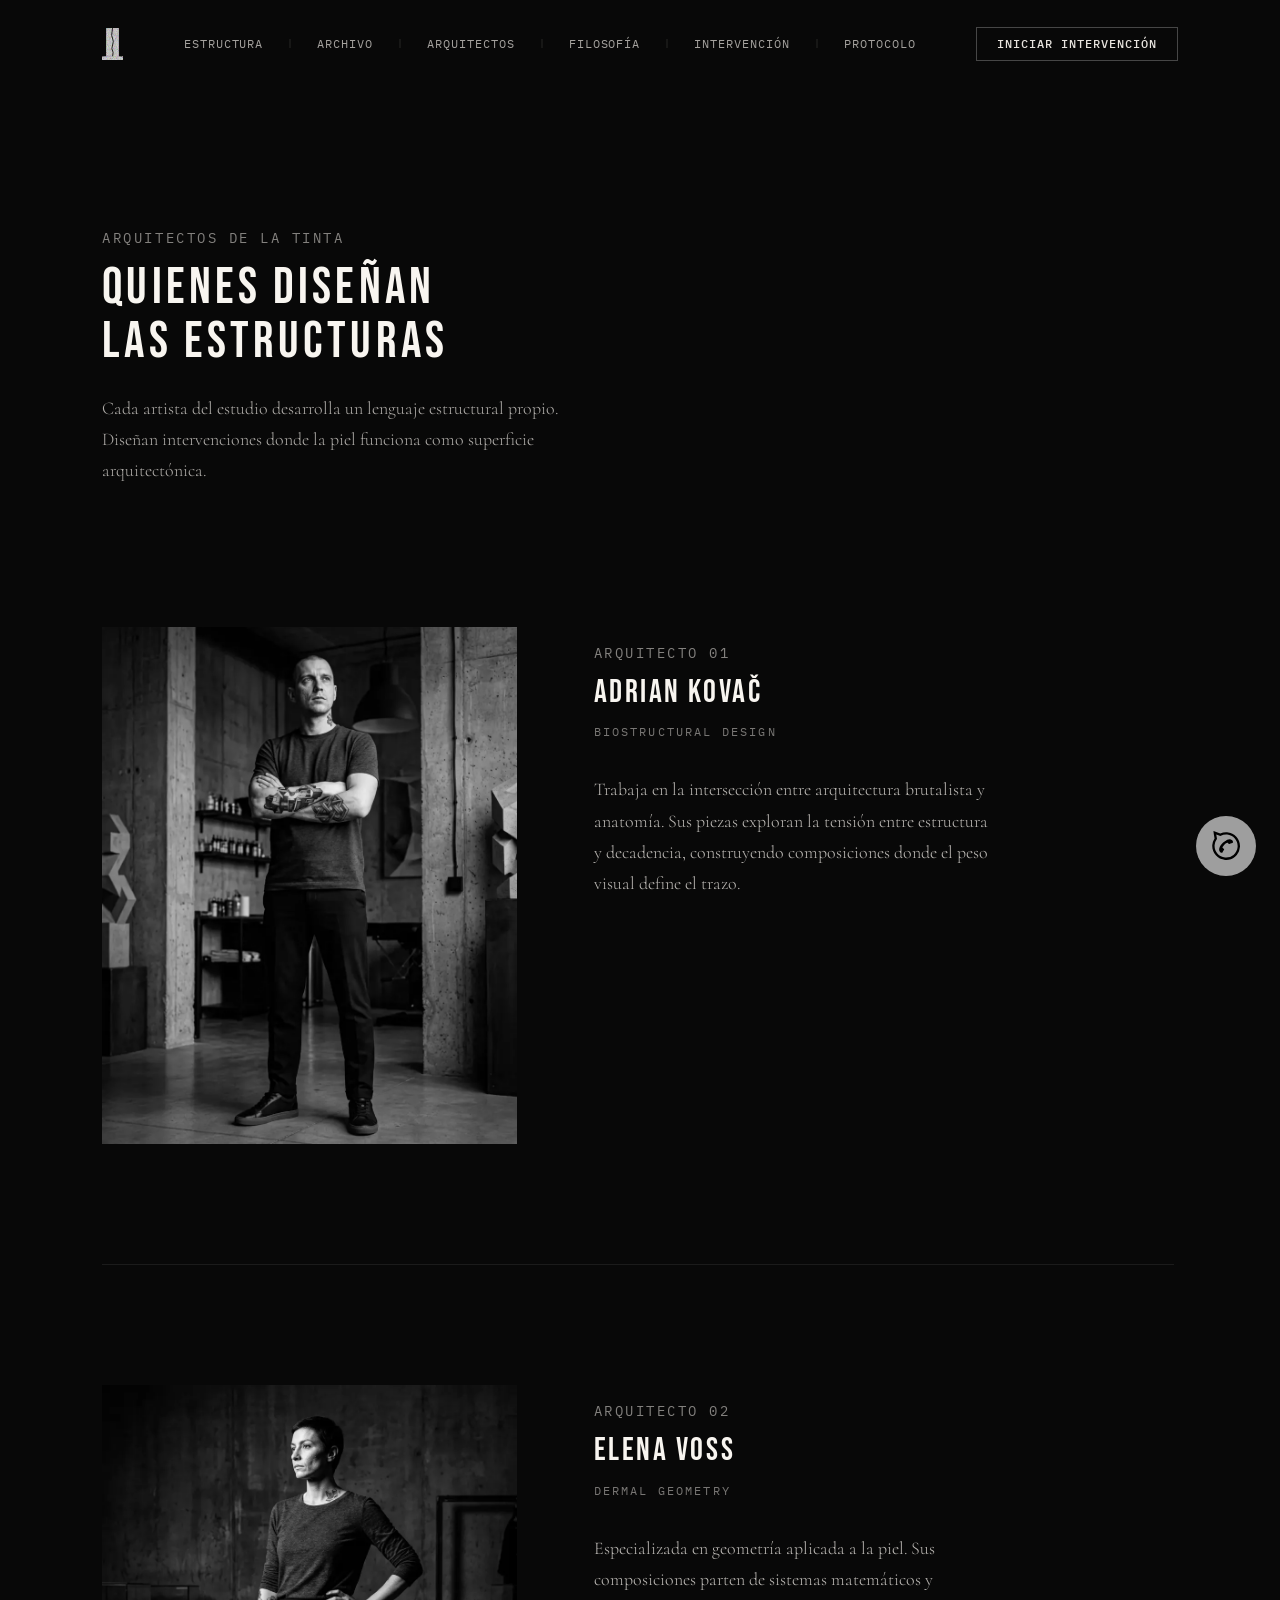
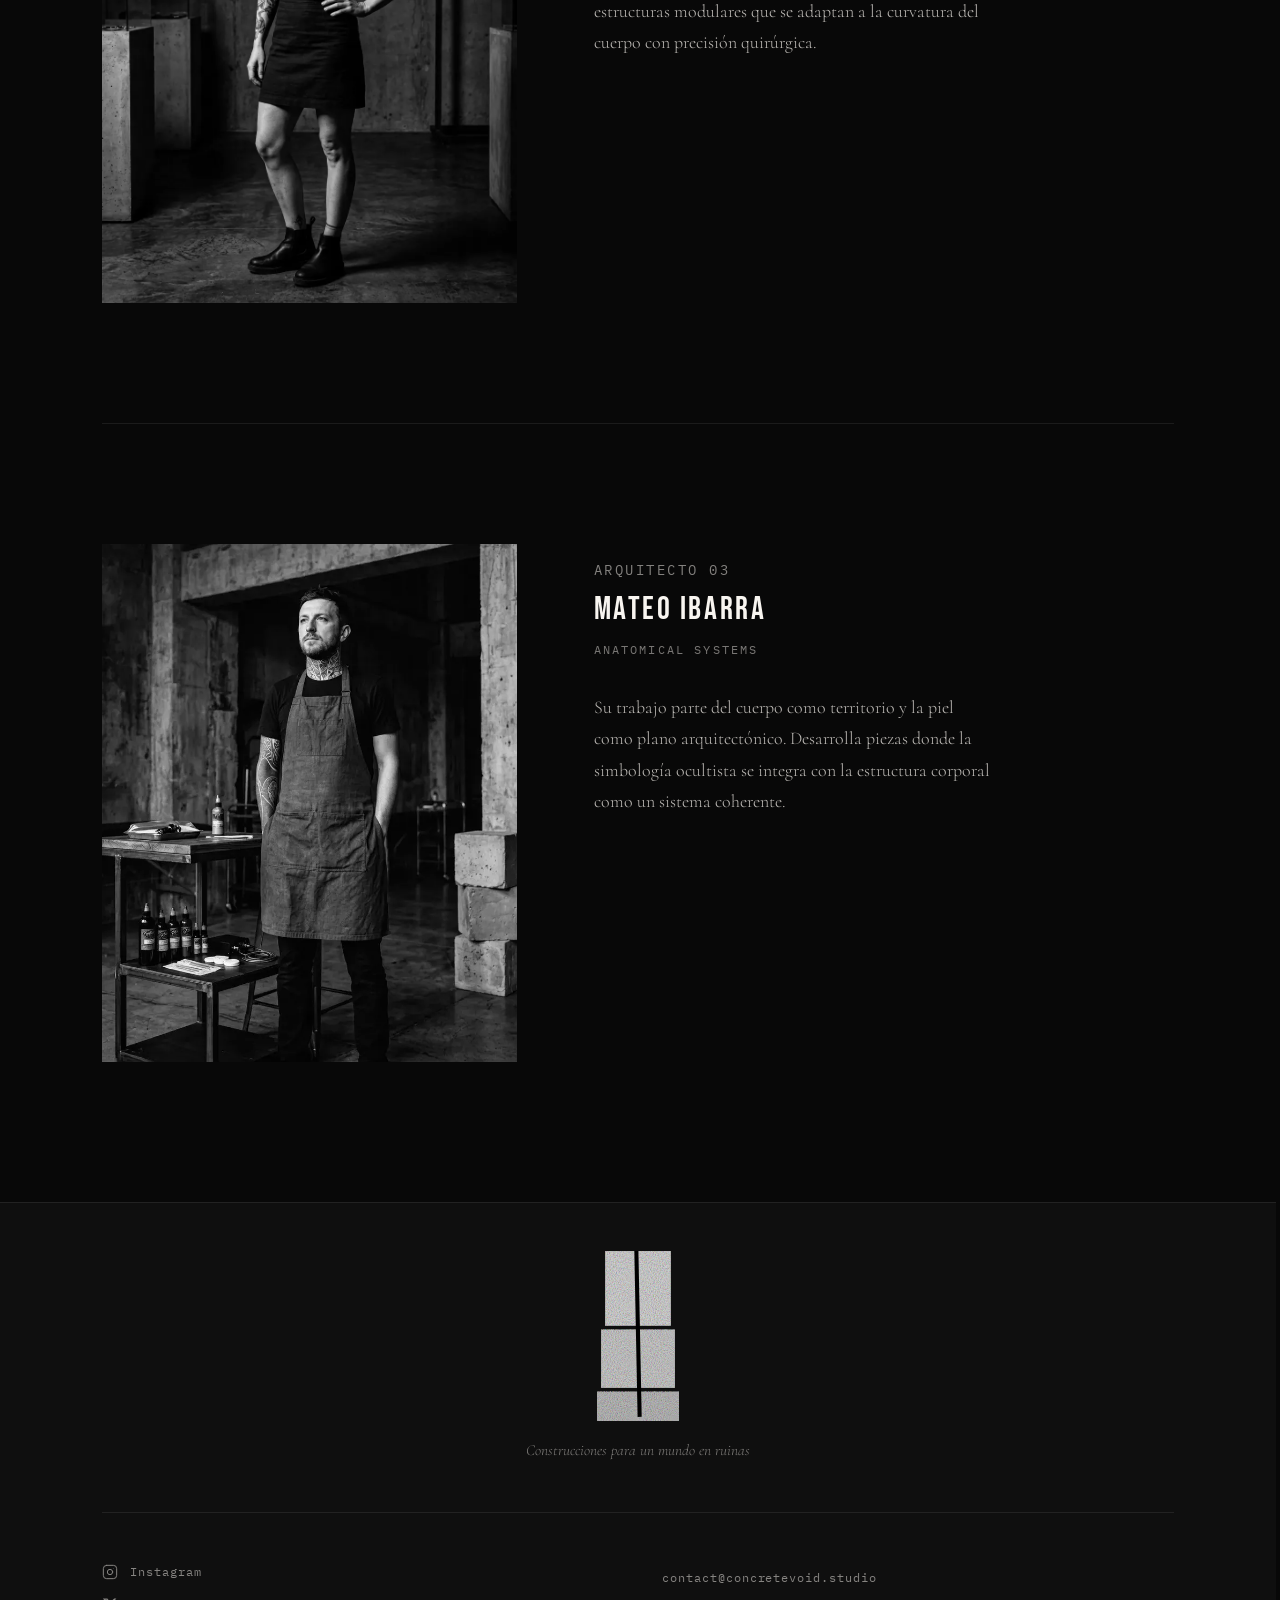
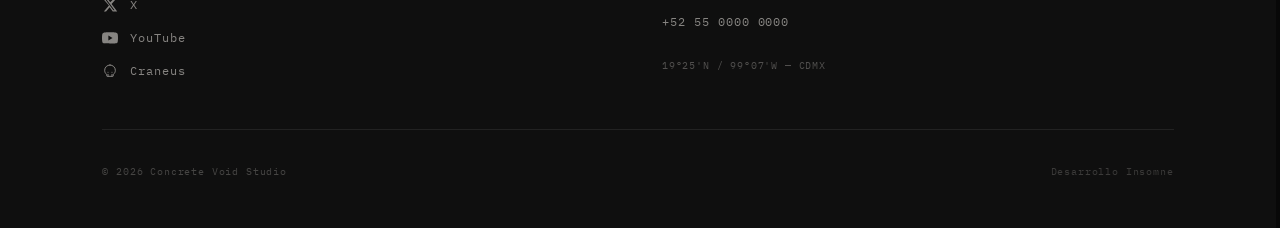
<file: artists.html>
<!DOCTYPE html>
<html lang="es">

<head>
  <!-- ============================================================
    META BÁSICOS
  ============================================================ -->
  <meta charset="UTF-8" />
  <meta name="viewport" content="width=device-width, initial-scale=1.0" />
  <meta name="description" content="Concrete Void Studio — Estudio de arquitectura corporal. Tatuajes geométricos y brutalistas en Ciudad de México." />
  <meta name="author" content="Concrete Void Studio" />

  <!-- ============================================================
    META OG (OPEN GRAPH — para redes sociales)
  ============================================================ -->
  <meta property="og:title" content="Concrete Void Studio" />
  <meta property="og:description" content="Arquitectura inscrita en la piel. Estudio de tatuaje brutalista en CDMX." />
  <meta property="og:type" content="website" />
  <meta property="og:url" content="#" />
  <!-- <meta property="og:image" content="assets/images/og-image.jpg" /> -->

  <!-- ============================================================
    FAVICON
  ============================================================ -->
  <link rel="icon" type="image/svg+xml" href="assets/icons/favicons/faviconSecundario.svg" />

  <!-- ============================================================
    CSS (orden de carga)
  ============================================================ -->
  <link rel="stylesheet" href="css/tokens.css" />
  <link rel="stylesheet" href="css/base.css" />
  <link rel="stylesheet" href="css/layout.css" />
  <link rel="stylesheet" href="css/components.css" />

  <title>Concrete Void Studio — Arquitectura inscrita en la piel</title>
</head>

<body>

  <!-- ============================================================
    HEADER
    - Sticky, transparente sobre el hero
    - Cambia a fondo sólido al hacer scroll (via JS)
    - 3 zonas: logo / nav / cta
  ============================================================ -->
  <header class="siteHeader" id="siteHeader" role="banner">

    <!-- Zona izquierda — Identidad -->
    <div class="siteHeader__identity">
      <a href="index.html" class="siteHeader__logoLink" aria-label="Concrete Void Studio — Inicio">
        <img
          src="assets/icons/logos/logoPrimario.svg"
          alt="Concrete Void Studio"
          class="siteHeader__logo"
          width="160"
          height="36"
        />
      </a>
  
    </div>

    <!-- Zona central — Navegación principal (desktop) -->
    <nav class="siteNav" id="siteNav" role="navigation" aria-label="Navegación principal">
      <ul class="siteNav__list" role="list">
        <li class="siteNav__item">
          <a href="index.html" class="siteNav__link">Estructura</a>
        </li>
        <li class="siteNav__item">
          <a href="gallery.html" class="siteNav__link">Archivo</a>
        </li>
        <li class="siteNav__item">
          <a href="artists.html" class="siteNav__link">Arquitectos</a>
        </li>
        <li class="siteNav__item">
          <a href="index.html#filosofia" class="siteNav__link">Filosofía</a>
        </li>
        <li class="siteNav__item">
          <a href="contact.html" class="siteNav__link">Intervención</a>
        </li>
        <li class="siteNav__item">
          <a href="faq.html" class="siteNav__link">Protocolo</a>
        </li>
      </ul>
    </nav>

    <!-- Zona derecha — CTA principal -->
    <div class="siteHeader__actions">
      <a href="contact.html" class="btnGhost" aria-label="Iniciar una intervención">
        Iniciar intervención
      </a>

      <!-- Botón hamburguesa — solo visible en mobile -->
      <button
        class="menuToggle"
        id="menuToggle"
        aria-label="Abrir menú"
        aria-expanded="false"
        aria-controls="mobileMenu"
      >
        <span class="menuToggle__bar"></span>
        <span class="menuToggle__bar"></span>
        <span class="menuToggle__bar"></span>
      </button>
    </div>

  </header>

  <!-- ============================================================
    MOBILE MENU OVERLAY
    - Full screen
    - Controlado por JS (aria-expanded en menuToggle)
  ============================================================ -->
  <div class="mobileMenu" id="mobileMenu" role="dialog" aria-modal="true" aria-label="Menú de navegación" hidden>
    <nav class="mobileMenu__nav" aria-label="Navegación mobile">
      <ul class="mobileMenu__list" role="list">
        <li class="mobileMenu__item">
          <a href="index.html" class="mobileMenu__link">Estructura</a>
        </li>
        <li class="mobileMenu__item">
          <a href="gallery.html" class="mobileMenu__link">Archivo</a>
        </li>
        <li class="mobileMenu__item">
          <a href="artists.html" class="mobileMenu__link">Arquitectos</a>
        </li>
        <li class="mobileMenu__item">
          <a href="index.html#filosofia" class="mobileMenu__link">Filosofía</a>
        </li>
        <li class="mobileMenu__item">
          <a href="contact.html" class="mobileMenu__link">Intervención</a>
        </li>
        <li class="mobileMenu__item">
          <a href="faq.html" class="mobileMenu__link">Protocolo</a>
        </li>
      </ul>
    </nav>

    <div class="mobileMenu__footer">
      <a href="contact.html" class="btnGhost mobileMenu__cta">Iniciar intervención</a>
    </div>
  </div>

  <!-- ==========================================================
  ARQUITECTOS — sección principal
  Insertar entre header y footer de arquitectos.html
  Layout: 2 columnas — foto 4/5 izquierda / info derecha
  Mismo orden para los 3 arquitectos
========================================================== -->
<main id="mainContent" role="main">

  <section class="paginaArquitectos" aria-labelledby="paginaArquitectosTitle">

    <div class="paginaArquitectos__container">

      <!-- Cabecera editorial -->
      <header class="paginaArquitectos__header">
        <p class="eyebrow">Arquitectos de la tinta</p>
        <h1 class="paginaArquitectos__title" id="paginaArquitectosTitle">
          Quienes diseñan<br />las estructuras
        </h1>
        <p class="paginaArquitectos__description">
          Cada artista del estudio desarrolla un lenguaje estructural propio.
          Diseñan intervenciones donde la piel funciona como superficie arquitectónica.
        </p>
      </header>

      <!-- Lista de arquitectos -->
      <div class="arquitectosList">

        <!-- ================================================
          ARQUITECTO 01
        ================================================ -->
        <article class="arquitectoPerfil" aria-labelledby="arquitecto01Name">

          <!-- Columna 1: Fotografía aspect-ratio 4/5 -->
          <figure class="arquitectoPerfil__foto">
            <img
              src="assets/img/artists/adrian02.webp"
              alt="Retrato de Adrian Kovač"
              class="arquitectoPerfil__fotoImg"
              loading="lazy"
            />
          </figure>

          <!-- Columna 2: Información -->
          <div class="arquitectoPerfil__info">
            <p class="eyebrow">Arquitecto 01</p>
            <h2 class="arquitectoPerfil__name" id="arquitecto01Name">
              Adrian Kovač
            </h2>
            <p class="arquitectoPerfil__role">Biostructural Design</p>
            <p class="arquitectoPerfil__bio">
              Trabaja en la intersección entre arquitectura brutalista y anatomía.
              Sus piezas exploran la tensión entre estructura y decadencia,
              construyendo composiciones donde el peso visual define el trazo.
            </p>
          </div>

        </article>

        <hr class="arquitectosList__divider" aria-hidden="true" />

        <!-- ================================================
          ARQUITECTO 02
        ================================================ -->
        <article class="arquitectoPerfil" aria-labelledby="arquitecto02Name">

          <!-- Columna 1: Fotografía aspect-ratio 4/5 -->
          <figure class="arquitectoPerfil__foto">
            <img
              src="assets/img/artists/elena02.webp"
              alt="Retrato de Elena Voss"
              class="arquitectoPerfil__fotoImg"
              loading="lazy"
            />
          </figure>

          <!-- Columna 2: Información -->
          <div class="arquitectoPerfil__info">
            <p class="eyebrow">Arquitecto 02</p>
            <h2 class="arquitectoPerfil__name" id="arquitecto02Name">
              Elena Voss
            </h2>
            <p class="arquitectoPerfil__role">Dermal Geometry</p>
            <p class="arquitectoPerfil__bio">
              Especializada en geometría aplicada a la piel. Sus composiciones
              parten de sistemas matemáticos y estructuras modulares que se
              adaptan a la curvatura del cuerpo con precisión quirúrgica.
            </p>
          </div>

        </article>

        <hr class="arquitectosList__divider" aria-hidden="true" />

        <!-- ================================================
          ARQUITECTO 03
        ================================================ -->
        <article class="arquitectoPerfil" aria-labelledby="arquitecto03Name">

          <!-- Columna 1: Fotografía aspect-ratio 4/5 -->
          <figure class="arquitectoPerfil__foto">
            <img
              src="assets/img/artists/mateo02.webp"
              alt="Retrato de Mateo Ibarra"
              class="arquitectoPerfil__fotoImg"
              loading="lazy"
            />
          </figure>

          <!-- Columna 2: Información -->
          <div class="arquitectoPerfil__info">
            <p class="eyebrow">Arquitecto 03</p>
            <h2 class="arquitectoPerfil__name" id="arquitecto03Name">
              Mateo Ibarra
            </h2>
            <p class="arquitectoPerfil__role">Anatomical Systems</p>
            <p class="arquitectoPerfil__bio">
              Su trabajo parte del cuerpo como territorio y la piel como plano
              arquitectónico. Desarrolla piezas donde la simbología ocultista
              se integra con la estructura corporal como un sistema coherente.
            </p>
          </div>

        </article>

      </div>
      <!-- /arquitectosList -->

    </div>

  </section>

</main>


<!-- ============================================================
    FOOTER
    - Bloque identidad: logo secundario + brand statement
    - Bloque información: redes / contacto
    - Sub-footer: copyright + crédito desarrollador
  ============================================================ -->
  <footer class="siteFooter" role="contentinfo">
 
    <!-- Bloque identidad -->
    <div class="siteFooter__identity">
      <a href="index.html" class="siteFooter__logoLink" aria-label="Concrete Void Studio — Inicio">
        <img
          src="assets/icons/logos/logoSecundario.svg"
          alt="Concrete Void Studio"
          class="siteFooter__logo"
        />
      </a>
      <p class="siteFooter__statement">
        Construcciones para un mundo en ruinas
      </p>
    </div>
 
    <!-- Separador -->
    <hr class="siteFooter__divider" aria-hidden="true" />
 
    <!-- Bloque información: redes + contacto -->
    <div class="siteFooter__info">
 
      <!-- Redes sociales -->
      <div class="siteFooter__redes">
        <!-- <p class="siteFooter__label">Redes</p> -->
        <ul class="siteFooter__redesList" role="list">
 
          <li>
            <a
              href="https://instagram.com"
              class="siteFooter__redesLink"
              target="_blank"
              rel="noopener noreferrer"
              aria-label="Instagram de Concrete Void Studio"
            >
              <!-- Instagram SVG -->
              <svg class="siteFooter__icon" viewBox="0 0 24 24" fill="none" stroke="currentColor" stroke-width="1.5" stroke-linecap="round" stroke-linejoin="round" aria-hidden="true">
                <rect x="2" y="2" width="20" height="20" rx="5" ry="5"/>
                <circle cx="12" cy="12" r="4"/>
                <circle cx="17.5" cy="6.5" r="0.5" fill="currentColor" stroke="none"/>
              </svg>
              <span>Instagram</span>
            </a>
          </li>
 
          <li>
            <a
              href="https://x.com"
              class="siteFooter__redesLink"
              target="_blank"
              rel="noopener noreferrer"
              aria-label="X (Twitter) de Concrete Void Studio"
            >
              <!-- X SVG -->
              <svg class="siteFooter__icon" viewBox="0 0 24 24" fill="currentColor" aria-hidden="true">
                <path d="M18.244 2.25h3.308l-7.227 8.26 8.502 11.24H16.17l-4.714-6.231-5.401 6.231H2.746l7.73-8.835L1.254 2.25H8.08l4.253 5.622 5.911-5.622Zm-1.161 17.52h1.833L7.084 4.126H5.117z"/>
              </svg>
              <span>X</span>
            </a>
          </li>
 
          <li>
            <a
              href="https://youtube.com"
              class="siteFooter__redesLink"
              target="_blank"
              rel="noopener noreferrer"
              aria-label="YouTube de Concrete Void Studio"
            >
              <!-- YouTube SVG -->
              <svg class="siteFooter__icon" viewBox="0 0 24 24" fill="currentColor" aria-hidden="true">
                <path d="M23.498 6.186a3.016 3.016 0 0 0-2.122-2.136C19.505 3.545 12 3.545 12 3.545s-7.505 0-9.377.505A3.017 3.017 0 0 0 .502 6.186C0 8.07 0 12 0 12s0 3.93.502 5.814a3.016 3.016 0 0 0 2.122 2.136c1.871.505 9.376.505 9.376.505s7.505 0 9.377-.505a3.015 3.015 0 0 0 2.122-2.136C24 15.93 24 12 24 12s0-3.93-.502-5.814zM9.545 15.568V8.432L15.818 12l-6.273 3.568z"/>
              </svg>
              <span>YouTube</span>
            </a>
          </li>
 
          <li>
            <a
              href="#"
              class="siteFooter__redesLink"
              aria-label="Cráneo — red del estudio"
            >
              <!-- Cráneo SVG — ícono identitario del estudio -->
              <svg class="siteFooter__icon" viewBox="0 0 24 24" fill="none" stroke="currentColor" stroke-width="1.5" stroke-linecap="round" stroke-linejoin="round" aria-hidden="true">
                <path d="M12 3C7.5 3 4 6.5 4 11c0 2.5 1.2 4.8 3 6.2V19a1 1 0 0 0 1 1h8a1 1 0 0 0 1-1v-1.8c1.8-1.4 3-3.7 3-6.2 0-4.5-3.5-8-8-8z"/>
                <line x1="9" y1="20" x2="9" y2="17"/>
                <line x1="15" y1="20" x2="15" y2="17"/>
                <line x1="9" y1="14" x2="9" y2="14"/>
                <line x1="15" y1="14" x2="15" y2="14"/>
              </svg>
              <span>Craneus</span>
            </a>
          </li>
 
        </ul>
      </div>
 
      <!-- Contacto -->
      <div class="siteFooter__contacto">
        <!-- <p class="siteFooter__label">Contacto</p> -->
        <ul class="siteFooter__contactoList" role="list">
          <li>
            <a href="mailto:contact@concretevoid.studio" class="siteFooter__contactoLink">
              contact@concretevoid.studio
            </a>
          </li>
          <li>
            <a href="tel:+525500000000" class="siteFooter__contactoLink">
              +52 55 0000 0000
            </a>
          </li>
          <li class="siteFooter__coords" aria-label="Coordenadas del estudio">
            19°25'N / 99°07'W — CDMX
          </li>
        </ul>
      </div>
 
    </div>
    <!-- /siteFooter__info -->
 
    <!-- Separador -->
    <hr class="siteFooter__divider" aria-hidden="true" />
 
    <!-- Sub-footer -->
    <div class="siteFooter__subfooter">
      <p class="siteFooter__copyright">
        &copy; 2026 Concrete Void Studio
      </p>
      <p class="siteFooter__dev">
        Desarrollo <a href="#" class="siteFooter__devLink">Insomne</a>
      </p>
    </div>
 
  </footer>
  <!-- /siteFooter -->

  <a href="https://api.whatsapp.com/send/?phone=525541370947&text=Hola+quiero+agendar+una+cita&type=phone_number&app_absent=0"
   class="whatsapp-button"
   target="_blank"
   rel="noopener">
   <span class="whatsapp-tooltip">¡ESCRÍBENOS!</span>
   <img src="assets/icons/logos/whatsapp.svg" alt="WhatsApp">
  </a>


  <!-- ============================================================
    JS (al final del body para no bloquear render)
  ============================================================ -->
  <script src="js/header.js"></script>
  <script src="js/menu.js"></script>
  <script src="js/accordion.js"></script>

</body>
</html>
</file>
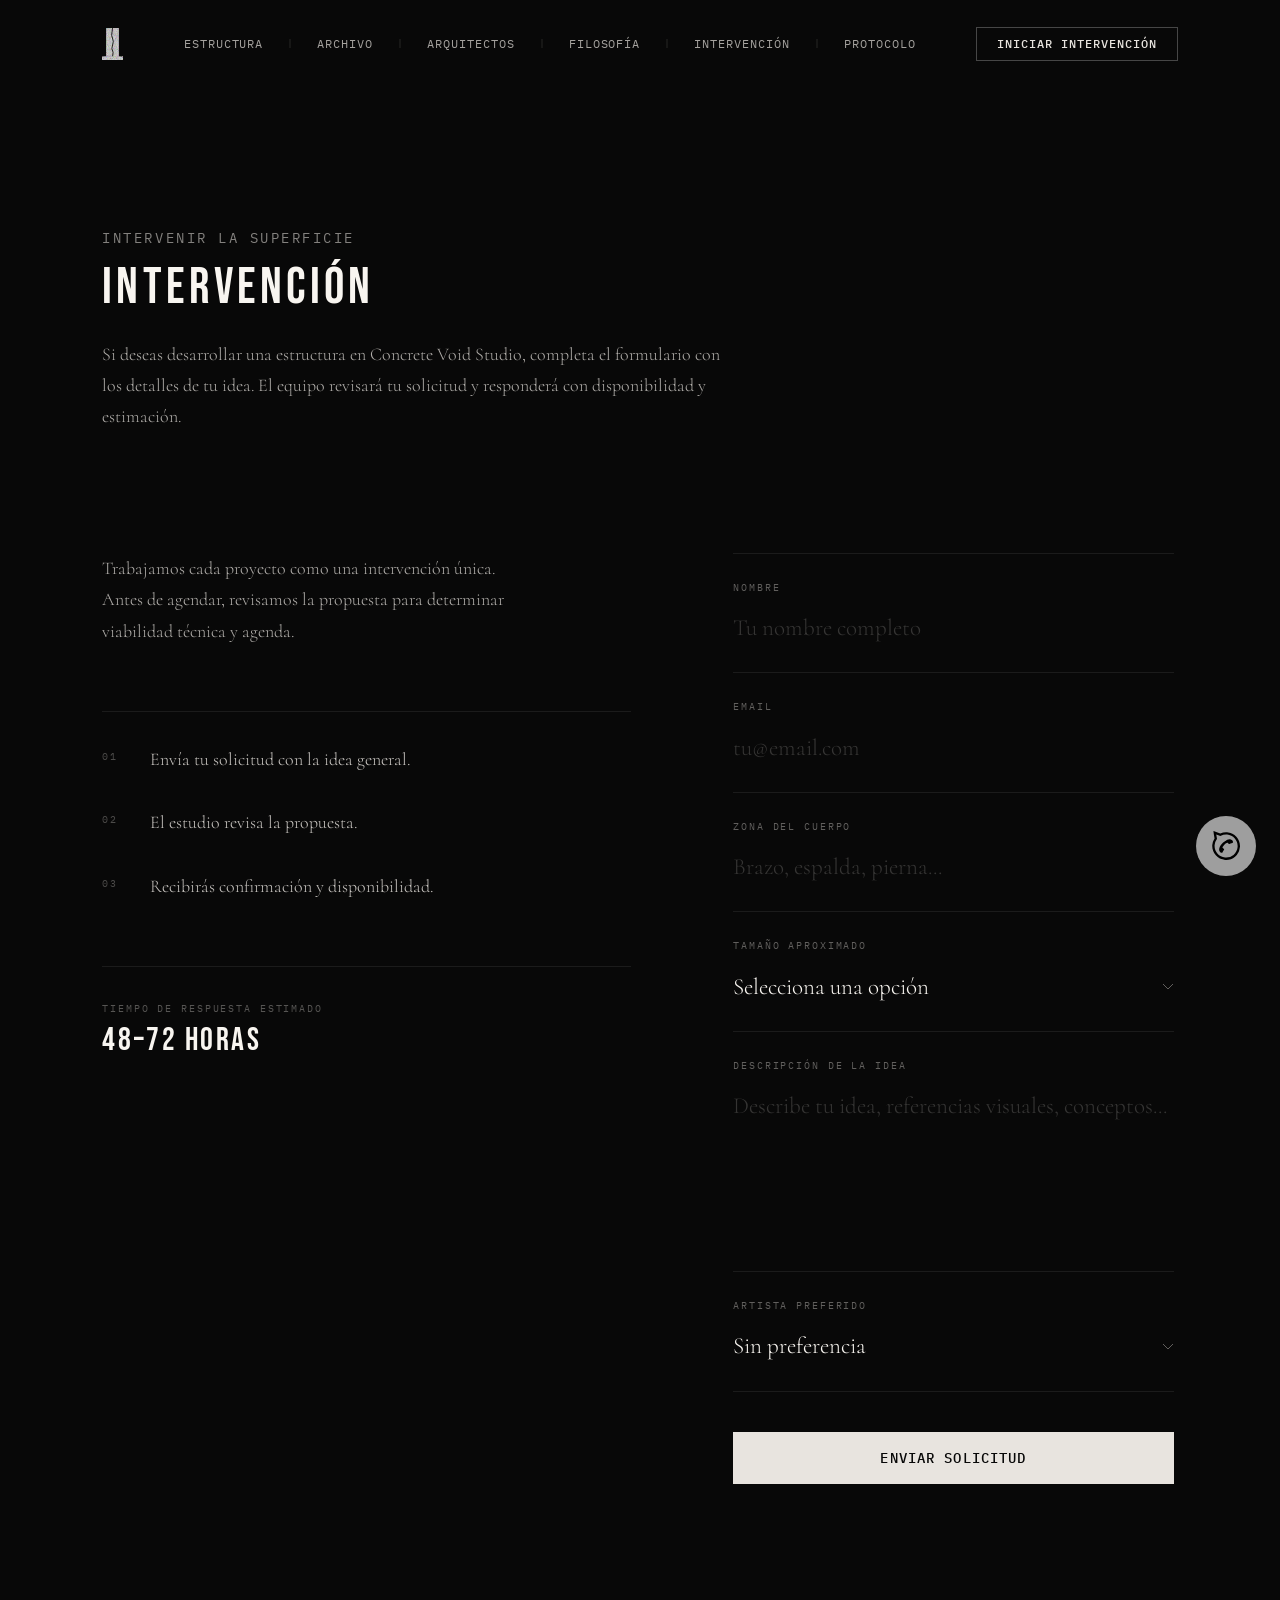
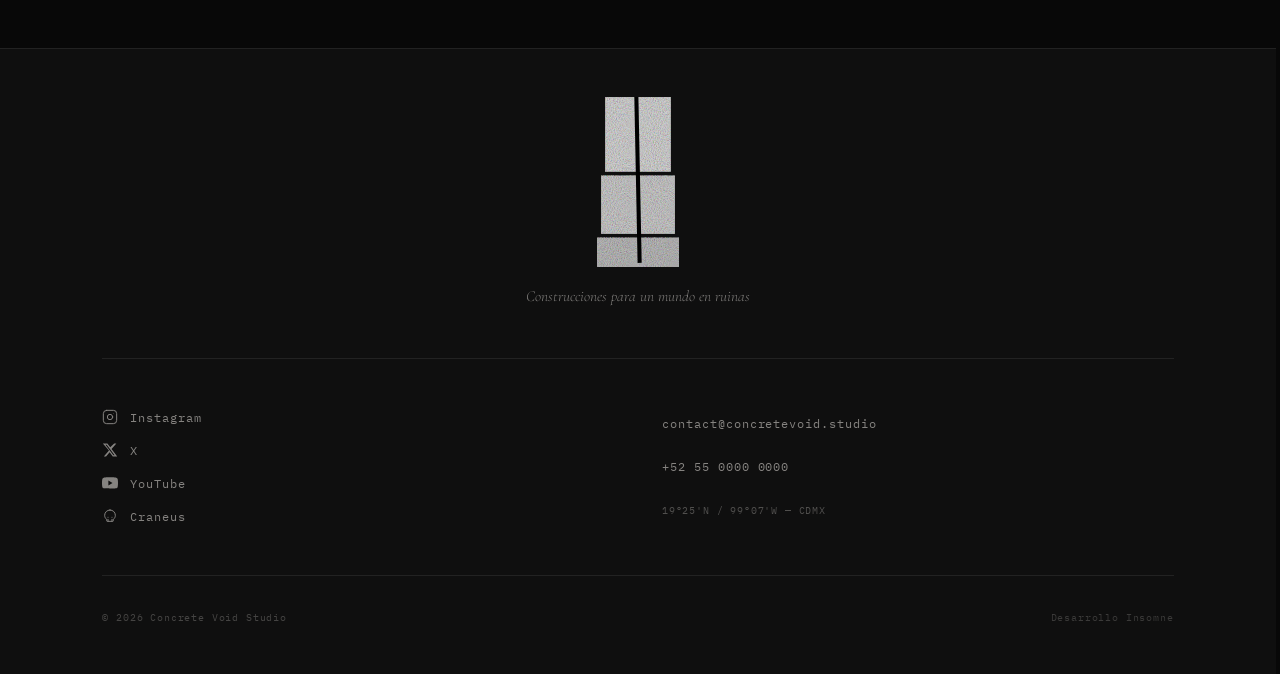
<file: contact.html>
<!DOCTYPE html>
<html lang="es">

<head>
  <!-- ============================================================
    META BÁSICOS
  ============================================================ -->
  <meta charset="UTF-8" />
  <meta name="viewport" content="width=device-width, initial-scale=1.0" />
  <meta name="description" content="Concrete Void Studio — Estudio de arquitectura corporal. Tatuajes geométricos y brutalistas en Ciudad de México." />
  <meta name="author" content="Concrete Void Studio" />

  <!-- ============================================================
    META OG (OPEN GRAPH — para redes sociales)
  ============================================================ -->
  <meta property="og:title" content="Concrete Void Studio" />
  <meta property="og:description" content="Arquitectura inscrita en la piel. Estudio de tatuaje brutalista en CDMX." />
  <meta property="og:type" content="website" />
  <meta property="og:url" content="#" />
  <!-- <meta property="og:image" content="assets/images/og-image.jpg" /> -->

  <!-- ============================================================
    FAVICON
  ============================================================ -->
  <link rel="icon" type="image/svg+xml" href="assets/icons/favicons/faviconSecundario.svg" />

  <!-- ============================================================
    CSS (orden de carga)
  ============================================================ -->
  <link rel="stylesheet" href="css/tokens.css" />
  <link rel="stylesheet" href="css/base.css" />
  <link rel="stylesheet" href="css/layout.css" />
  <link rel="stylesheet" href="css/components.css" />

  <title>Concrete Void Studio — Arquitectura inscrita en la piel</title>
</head>

<body>

  <!-- ============================================================
    HEADER
    - Sticky, transparente sobre el hero
    - Cambia a fondo sólido al hacer scroll (via JS)
    - 3 zonas: logo / nav / cta
  ============================================================ -->
  <header class="siteHeader" id="siteHeader" role="banner">

    <!-- Zona izquierda — Identidad -->
    <div class="siteHeader__identity">
      <a href="index.html" class="siteHeader__logoLink" aria-label="Concrete Void Studio — Inicio">
        <img
          src="assets/icons/logos/logoPrimario.svg"
          alt="Concrete Void Studio"
          class="siteHeader__logo"
          width="160"
          height="36"
        />
      </a>
  
    </div>

    <!-- Zona central — Navegación principal (desktop) -->
    <nav class="siteNav" id="siteNav" role="navigation" aria-label="Navegación principal">
      <ul class="siteNav__list" role="list">
        <li class="siteNav__item">
          <a href="index.html" class="siteNav__link">Estructura</a>
        </li>
        <li class="siteNav__item">
          <a href="gallery.html" class="siteNav__link">Archivo</a>
        </li>
        <li class="siteNav__item">
          <a href="artists.html" class="siteNav__link">Arquitectos</a>
        </li>
        <li class="siteNav__item">
          <a href="index.html#filosofia" class="siteNav__link">Filosofía</a>
        </li>
        <li class="siteNav__item">
          <a href="contact.html" class="siteNav__link">Intervención</a>
        </li>
        <li class="siteNav__item">
          <a href="faq.html" class="siteNav__link">Protocolo</a>
        </li>
      </ul>
    </nav>

    <!-- Zona derecha — CTA principal -->
    <div class="siteHeader__actions">
      <a href="contact.html" class="btnGhost" aria-label="Iniciar una intervención">
        Iniciar intervención
      </a>

      <!-- Botón hamburguesa — solo visible en mobile -->
      <button
        class="menuToggle"
        id="menuToggle"
        aria-label="Abrir menú"
        aria-expanded="false"
        aria-controls="mobileMenu"
      >
        <span class="menuToggle__bar"></span>
        <span class="menuToggle__bar"></span>
        <span class="menuToggle__bar"></span>
      </button>
    </div>

  </header>

  <!-- ============================================================
    MOBILE MENU OVERLAY
    - Full screen
    - Controlado por JS (aria-expanded en menuToggle)
  ============================================================ -->
  <div class="mobileMenu" id="mobileMenu" role="dialog" aria-modal="true" aria-label="Menú de navegación" hidden>
    <nav class="mobileMenu__nav" aria-label="Navegación mobile">
      <ul class="mobileMenu__list" role="list">
        <li class="mobileMenu__item">
          <a href="index.html" class="mobileMenu__link">Estructura</a>
        </li>
        <li class="mobileMenu__item">
          <a href="gallery.html" class="mobileMenu__link">Archivo</a>
        </li>
        <li class="mobileMenu__item">
          <a href="artists.html" class="mobileMenu__link">Arquitectos</a>
        </li>
        <li class="mobileMenu__item">
          <a href="index.html#filosofia" class="mobileMenu__link">Filosofía</a>
        </li>
        <li class="mobileMenu__item">
          <a href="contact.html" class="mobileMenu__link">Intervención</a>
        </li>
        <li class="mobileMenu__item">
          <a href="faq.html" class="mobileMenu__link">Protocolo</a>
        </li>
      </ul>
    </nav>

    <div class="mobileMenu__footer">
      <a href="contact.html" class="btnGhost mobileMenu__cta">Iniciar intervención</a>
    </div>
  </div>

  <!-- ==========================================================
  INTERVENCIÓN — sección principal
  Insertar entre header y footer de intervencion.html
  Layout: info + proceso (izquierda) / formulario (derecha)
========================================================== -->
<main id="mainContent" role="main">

  <section class="paginaIntervencion" aria-labelledby="paginaIntervencionTitle">

    <div class="paginaIntervencion__container">

      <!-- Cabecera editorial -->
      <header class="paginaIntervencion__header">
        <p class="eyebrow">Intervenir la superficie</p>
        <h1 class="paginaIntervencion__title" id="paginaIntervencionTitle">
          Intervención
        </h1>
        <p class="paginaIntervencion__description">
          Si deseas desarrollar una estructura en Concrete Void Studio,
          completa el formulario con los detalles de tu idea.
          El equipo revisará tu solicitud y responderá con disponibilidad y estimación.
        </p>
      </header>

      <!-- Grid principal: info | formulario -->
      <div class="paginaIntervencion__grid">

        <!-- Columna izquierda — información + proceso -->
        <div class="paginaIntervencion__info">

          <!-- Bloque proceso -->
          <div class="intervencionProceso">
            <p class="intervencionProceso__intro">
              Trabajamos cada proyecto como una intervención única.
              Antes de agendar, revisamos la propuesta para determinar
              viabilidad técnica y agenda.
            </p>

            <!-- Pasos -->
            <ol class="intervencionProceso__pasos" role="list">

              <li class="intervencionPaso">
                <span class="intervencionPaso__num" aria-hidden="true">01</span>
                <p class="intervencionPaso__texto">
                  Envía tu solicitud con la idea general.
                </p>
              </li>

              <li class="intervencionPaso">
                <span class="intervencionPaso__num" aria-hidden="true">02</span>
                <p class="intervencionPaso__texto">
                  El estudio revisa la propuesta.
                </p>
              </li>

              <li class="intervencionPaso">
                <span class="intervencionPaso__num" aria-hidden="true">03</span>
                <p class="intervencionPaso__texto">
                  Recibirás confirmación y disponibilidad.
                </p>
              </li>

            </ol>

            <!-- Tiempo de respuesta -->
            <p class="intervencionProceso__tiempo">
              <span class="intervencionProceso__tiempoLabel">
                Tiempo de respuesta estimado
              </span>
              <span class="intervencionProceso__tiempoValor">
                48–72 horas
              </span>
            </p>

          </div>

        </div>
        <!-- /paginaIntervencion__info -->

        <!-- Columna derecha — formulario -->
        <div class="paginaIntervencion__formWrapper">

          <form
            class="intervencionForm"
            id="intervencionForm"
            novalidate
            aria-label="Formulario de solicitud de intervención"
          >

            <!-- Nombre -->
            <div class="formField">
              <label class="formField__label" for="fieldNombre">
                Nombre
              </label>
              <input
                class="formField__input"
                type="text"
                id="fieldNombre"
                name="nombre"
                placeholder="Tu nombre completo"
                autocomplete="name"
                required
              />
            </div>

            <!-- Email -->
            <div class="formField">
              <label class="formField__label" for="fieldEmail">
                Email
              </label>
              <input
                class="formField__input"
                type="email"
                id="fieldEmail"
                name="email"
                placeholder="tu@email.com"
                autocomplete="email"
                required
              />
            </div>

            <!-- Zona del cuerpo -->
            <div class="formField">
              <label class="formField__label" for="fieldZona">
                Zona del cuerpo
              </label>
              <input
                class="formField__input"
                type="text"
                id="fieldZona"
                name="zona"
                placeholder="Brazo, espalda, pierna..."
              />
            </div>

            <!-- Tamaño aproximado -->
            <div class="formField">
              <label class="formField__label" for="fieldTamano">
                Tamaño aproximado
              </label>
              <select
                class="formField__input formField__select"
                id="fieldTamano"
                name="tamano"
              >
                <option value="" disabled selected>Selecciona una opción</option>
                <option value="pequeno">Pequeño — menos de 5 cm</option>
                <option value="mediano">Mediano — 5 a 15 cm</option>
                <option value="grande">Grande — 15 a 30 cm</option>
                <option value="extra">Extra grande — más de 30 cm</option>
                <option value="manga">Manga o pieza completa</option>
              </select>
            </div>

            <!-- Descripción de la idea -->
            <div class="formField">
              <label class="formField__label" for="fieldIdea">
                Descripción de la idea
              </label>
              <textarea
                class="formField__input formField__textarea"
                id="fieldIdea"
                name="idea"
                rows="4"
                placeholder="Describe tu idea, referencias visuales, conceptos..."
                required
              ></textarea>
            </div>

            <!-- Artista preferido -->
            <div class="formField">
              <label class="formField__label" for="fieldArtista">
                Artista preferido
              </label>
              <select
                class="formField__input formField__select"
                id="fieldArtista"
                name="artista"
              >
                <option value="" disabled selected>Sin preferencia</option>
                <option value="kovac">Adrian Kovač — Biostructural Design</option>
                <option value="voss">Elena Voss — Dermal Geometry</option>
                <option value="ibarra">Mateo Ibarra — Anatomical Systems</option>
              </select>
            </div>

            <!-- Submit -->
            <div class="formField formField--submit">
              <button type="submit" class="btnPrimary intervencionForm__submit">
                Enviar solicitud
              </button>
            </div>

          </form>

        </div>
        <!-- /paginaIntervencion__formWrapper -->

      </div>
      <!-- /paginaIntervencion__grid -->

    </div>

  </section>

</main>

  <!-- ============================================================
    FOOTER
    - Bloque identidad: logo secundario + brand statement
    - Bloque información: redes / contacto
    - Sub-footer: copyright + crédito desarrollador
  ============================================================ -->
  <footer class="siteFooter" role="contentinfo">
 
    <!-- Bloque identidad -->
    <div class="siteFooter__identity">
      <a href="index.html" class="siteFooter__logoLink" aria-label="Concrete Void Studio — Inicio">
        <img
          src="assets/icons/logos/logoSecundario.svg"
          alt="Concrete Void Studio"
          class="siteFooter__logo"
        />
      </a>
      <p class="siteFooter__statement">
        Construcciones para un mundo en ruinas
      </p>
    </div>
 
    <!-- Separador -->
    <hr class="siteFooter__divider" aria-hidden="true" />
 
    <!-- Bloque información: redes + contacto -->
    <div class="siteFooter__info">
 
      <!-- Redes sociales -->
      <div class="siteFooter__redes">
        <!-- <p class="siteFooter__label">Redes</p> -->
        <ul class="siteFooter__redesList" role="list">
 
          <li>
            <a
              href="https://instagram.com"
              class="siteFooter__redesLink"
              target="_blank"
              rel="noopener noreferrer"
              aria-label="Instagram de Concrete Void Studio"
            >
              <!-- Instagram SVG -->
              <svg class="siteFooter__icon" viewBox="0 0 24 24" fill="none" stroke="currentColor" stroke-width="1.5" stroke-linecap="round" stroke-linejoin="round" aria-hidden="true">
                <rect x="2" y="2" width="20" height="20" rx="5" ry="5"/>
                <circle cx="12" cy="12" r="4"/>
                <circle cx="17.5" cy="6.5" r="0.5" fill="currentColor" stroke="none"/>
              </svg>
              <span>Instagram</span>
            </a>
          </li>
 
          <li>
            <a
              href="https://x.com"
              class="siteFooter__redesLink"
              target="_blank"
              rel="noopener noreferrer"
              aria-label="X (Twitter) de Concrete Void Studio"
            >
              <!-- X SVG -->
              <svg class="siteFooter__icon" viewBox="0 0 24 24" fill="currentColor" aria-hidden="true">
                <path d="M18.244 2.25h3.308l-7.227 8.26 8.502 11.24H16.17l-4.714-6.231-5.401 6.231H2.746l7.73-8.835L1.254 2.25H8.08l4.253 5.622 5.911-5.622Zm-1.161 17.52h1.833L7.084 4.126H5.117z"/>
              </svg>
              <span>X</span>
            </a>
          </li>
 
          <li>
            <a
              href="https://youtube.com"
              class="siteFooter__redesLink"
              target="_blank"
              rel="noopener noreferrer"
              aria-label="YouTube de Concrete Void Studio"
            >
              <!-- YouTube SVG -->
              <svg class="siteFooter__icon" viewBox="0 0 24 24" fill="currentColor" aria-hidden="true">
                <path d="M23.498 6.186a3.016 3.016 0 0 0-2.122-2.136C19.505 3.545 12 3.545 12 3.545s-7.505 0-9.377.505A3.017 3.017 0 0 0 .502 6.186C0 8.07 0 12 0 12s0 3.93.502 5.814a3.016 3.016 0 0 0 2.122 2.136c1.871.505 9.376.505 9.376.505s7.505 0 9.377-.505a3.015 3.015 0 0 0 2.122-2.136C24 15.93 24 12 24 12s0-3.93-.502-5.814zM9.545 15.568V8.432L15.818 12l-6.273 3.568z"/>
              </svg>
              <span>YouTube</span>
            </a>
          </li>
 
          <li>
            <a
              href="#"
              class="siteFooter__redesLink"
              aria-label="Cráneo — red del estudio"
            >
              <!-- Cráneo SVG — ícono identitario del estudio -->
              <svg class="siteFooter__icon" viewBox="0 0 24 24" fill="none" stroke="currentColor" stroke-width="1.5" stroke-linecap="round" stroke-linejoin="round" aria-hidden="true">
                <path d="M12 3C7.5 3 4 6.5 4 11c0 2.5 1.2 4.8 3 6.2V19a1 1 0 0 0 1 1h8a1 1 0 0 0 1-1v-1.8c1.8-1.4 3-3.7 3-6.2 0-4.5-3.5-8-8-8z"/>
                <line x1="9" y1="20" x2="9" y2="17"/>
                <line x1="15" y1="20" x2="15" y2="17"/>
                <line x1="9" y1="14" x2="9" y2="14"/>
                <line x1="15" y1="14" x2="15" y2="14"/>
              </svg>
              <span>Craneus</span>
            </a>
          </li>
 
        </ul>
      </div>
 
      <!-- Contacto -->
      <div class="siteFooter__contacto">
        <!-- <p class="siteFooter__label">Contacto</p> -->
        <ul class="siteFooter__contactoList" role="list">
          <li>
            <a href="mailto:contact@concretevoid.studio" class="siteFooter__contactoLink">
              contact@concretevoid.studio
            </a>
          </li>
          <li>
            <a href="tel:+525500000000" class="siteFooter__contactoLink">
              +52 55 0000 0000
            </a>
          </li>
          <li class="siteFooter__coords" aria-label="Coordenadas del estudio">
            19°25'N / 99°07'W — CDMX
          </li>
        </ul>
      </div>
 
    </div>
    <!-- /siteFooter__info -->
 
    <!-- Separador -->
    <hr class="siteFooter__divider" aria-hidden="true" />
 
    <!-- Sub-footer -->
    <div class="siteFooter__subfooter">
      <p class="siteFooter__copyright">
        &copy; 2026 Concrete Void Studio
      </p>
      <p class="siteFooter__dev">
        Desarrollo <a href="#" class="siteFooter__devLink">Insomne</a>
      </p>
    </div>
 
  </footer>
  <!-- /siteFooter -->

  <a href="https://api.whatsapp.com/send/?phone=525541370947&text=Hola+quiero+agendar+una+cita&type=phone_number&app_absent=0"
   class="whatsapp-button"
   target="_blank"
   rel="noopener">
   <span class="whatsapp-tooltip">¡ESCRÍBENOS!</span>
   <img src="assets/icons/logos/whatsapp.svg" alt="WhatsApp">
  </a>


  <!-- ============================================================
    JS (al final del body para no bloquear render)
  ============================================================ -->
  <script src="js/header.js"></script>
  <script src="js/menu.js"></script>
  <script src="js/accordion.js"></script>

</body>
</html>
</file>
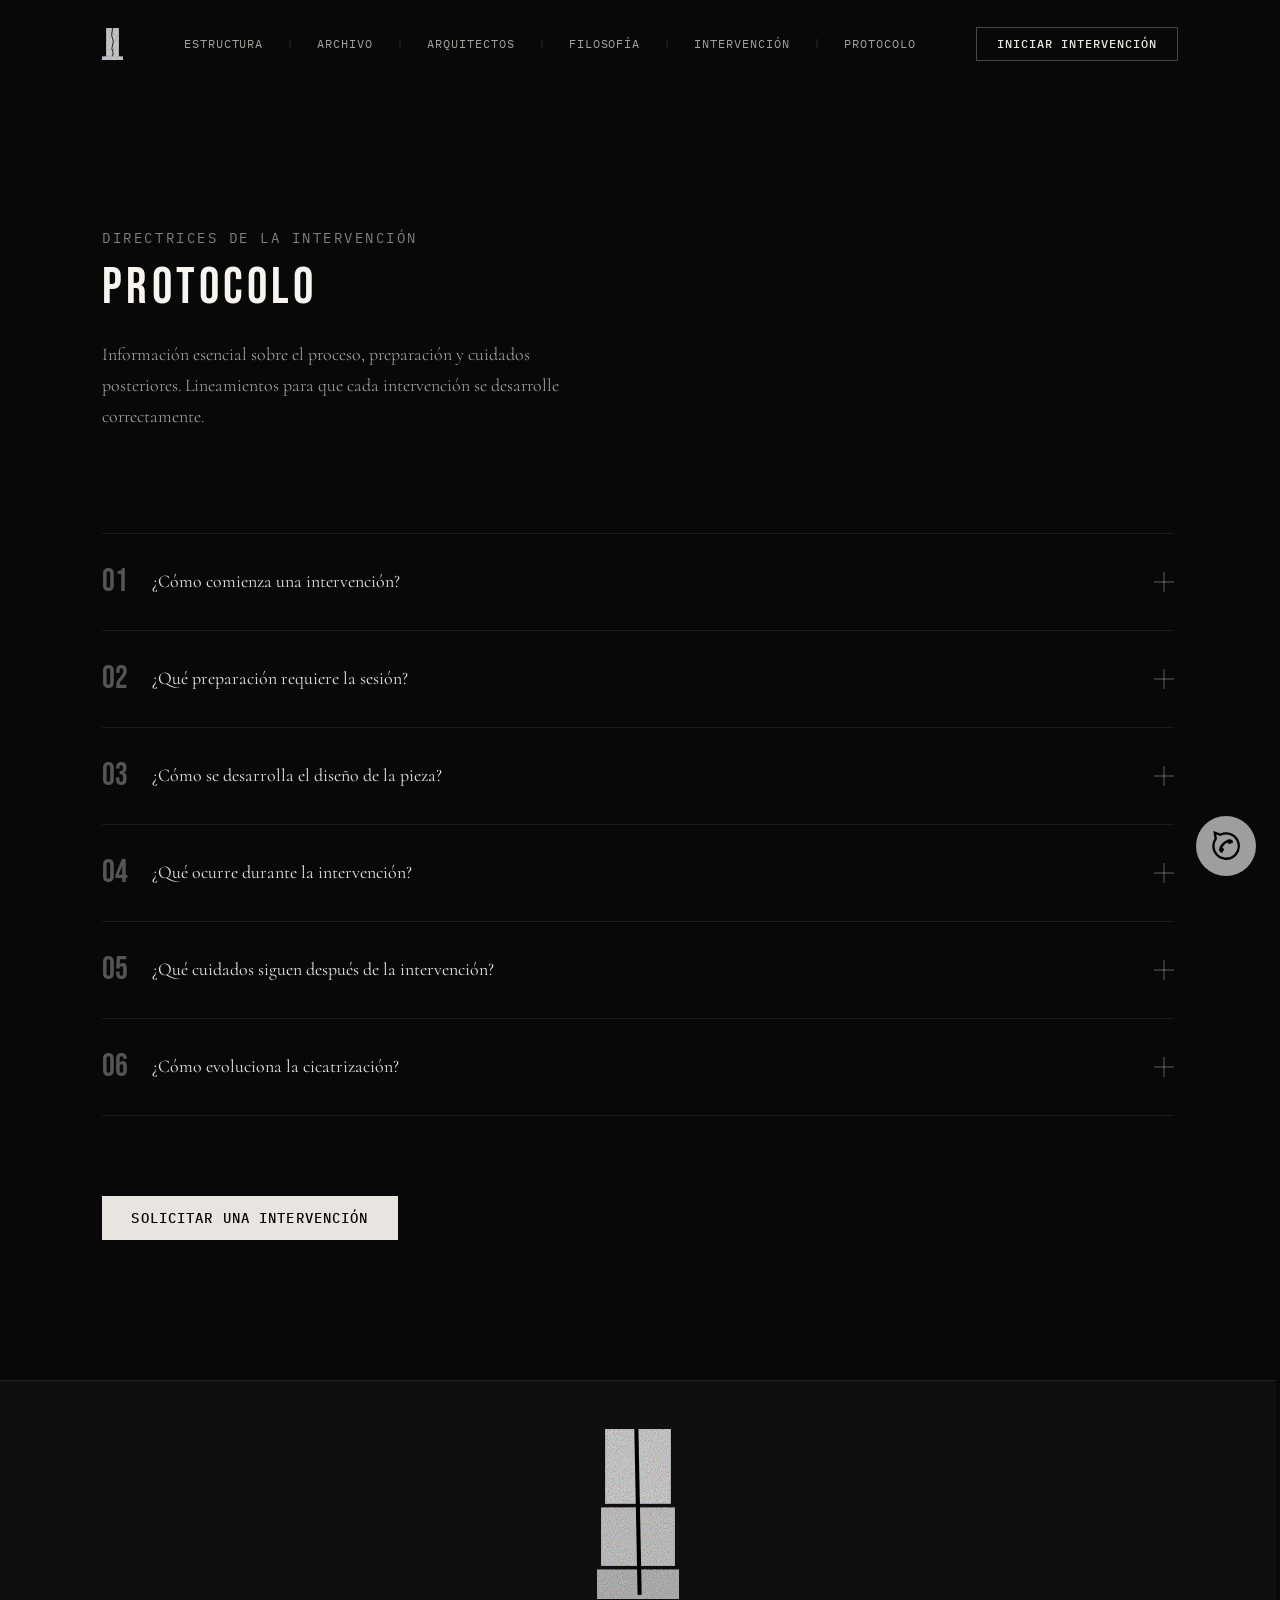
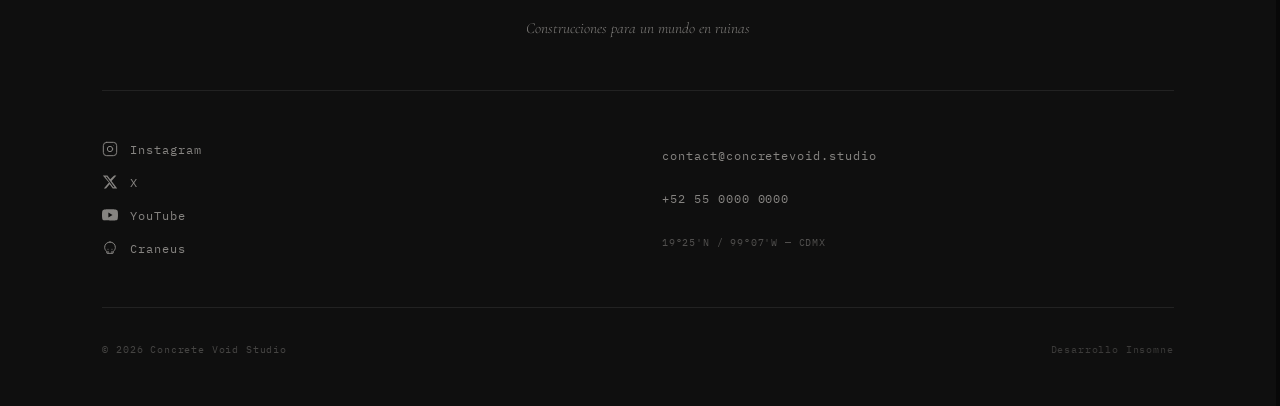
<file: faq.html>
<!DOCTYPE html>
<html lang="es">

<head>
  <!-- ============================================================
    META BÁSICOS
  ============================================================ -->
  <meta charset="UTF-8" />
  <meta name="viewport" content="width=device-width, initial-scale=1.0" />
  <meta name="description" content="Concrete Void Studio — Estudio de arquitectura corporal. Tatuajes geométricos y brutalistas en Ciudad de México." />
  <meta name="author" content="Concrete Void Studio" />

  <!-- ============================================================
    META OG (OPEN GRAPH — para redes sociales)
  ============================================================ -->
  <meta property="og:title" content="Concrete Void Studio" />
  <meta property="og:description" content="Arquitectura inscrita en la piel. Estudio de tatuaje brutalista en CDMX." />
  <meta property="og:type" content="website" />
  <meta property="og:url" content="#" />
  <!-- <meta property="og:image" content="assets/images/og-image.jpg" /> -->

  <!-- ============================================================
    FAVICON
  ============================================================ -->
  <link rel="icon" type="image/svg+xml" href="assets/icons/favicons/faviconSecundario.svg" />

  <!-- ============================================================
    CSS (orden de carga)
  ============================================================ -->
  <link rel="stylesheet" href="css/tokens.css" />
  <link rel="stylesheet" href="css/base.css" />
  <link rel="stylesheet" href="css/layout.css" />
  <link rel="stylesheet" href="css/components.css" />

  <title>Concrete Void Studio — Arquitectura inscrita en la piel</title>
</head>

<body>

  <!-- ============================================================
    HEADER
    - Sticky, transparente sobre el hero
    - Cambia a fondo sólido al hacer scroll (via JS)
    - 3 zonas: logo / nav / cta
  ============================================================ -->
  <header class="siteHeader" id="siteHeader" role="banner">

    <!-- Zona izquierda — Identidad -->
    <div class="siteHeader__identity">
      <a href="index.html" class="siteHeader__logoLink" aria-label="Concrete Void Studio — Inicio">
        <img
          src="assets/icons/logos/logoPrimario.svg"
          alt="Concrete Void Studio"
          class="siteHeader__logo"
          width="160"
          height="36"
        />
      </a>
  
    </div>

    <!-- Zona central — Navegación principal (desktop) -->
    <nav class="siteNav" id="siteNav" role="navigation" aria-label="Navegación principal">
      <ul class="siteNav__list" role="list">
        <li class="siteNav__item">
          <a href="index.html" class="siteNav__link">Estructura</a>
        </li>
        <li class="siteNav__item">
          <a href="gallery.html" class="siteNav__link">Archivo</a>
        </li>
        <li class="siteNav__item">
          <a href="artists.html" class="siteNav__link">Arquitectos</a>
        </li>
        <li class="siteNav__item">
          <a href="index.html#filosofia" class="siteNav__link">Filosofía</a>
        </li>
        <li class="siteNav__item">
          <a href="contact.html" class="siteNav__link">Intervención</a>
        </li>
        <li class="siteNav__item">
          <a href="faq.html" class="siteNav__link">Protocolo</a>
        </li>
      </ul>
    </nav>

    <!-- Zona derecha — CTA principal -->
    <div class="siteHeader__actions">
      <a href="contact.html" class="btnGhost" aria-label="Iniciar una intervención">
        Iniciar intervención
      </a>

      <!-- Botón hamburguesa — solo visible en mobile -->
      <button
        class="menuToggle"
        id="menuToggle"
        aria-label="Abrir menú"
        aria-expanded="false"
        aria-controls="mobileMenu"
      >
        <span class="menuToggle__bar"></span>
        <span class="menuToggle__bar"></span>
        <span class="menuToggle__bar"></span>
      </button>
    </div>

  </header>

  <!-- ============================================================
    MOBILE MENU OVERLAY
    - Full screen
    - Controlado por JS (aria-expanded en menuToggle)
  ============================================================ -->
  <div class="mobileMenu" id="mobileMenu" role="dialog" aria-modal="true" aria-label="Menú de navegación" hidden>
    <nav class="mobileMenu__nav" aria-label="Navegación mobile">
      <ul class="mobileMenu__list" role="list">
        <li class="mobileMenu__item">
          <a href="index.html" class="mobileMenu__link">Estructura</a>
        </li>
        <li class="mobileMenu__item">
          <a href="gallery.html" class="mobileMenu__link">Archivo</a>
        </li>
        <li class="mobileMenu__item">
          <a href="artists.html" class="mobileMenu__link">Arquitectos</a>
        </li>
        <li class="mobileMenu__item">
          <a href="index.html#filosofia" class="mobileMenu__link">Filosofía</a>
        </li>
        <li class="mobileMenu__item">
          <a href="contact.html" class="mobileMenu__link">Intervención</a>
        </li>
        <li class="mobileMenu__item">
          <a href="faq.html" class="mobileMenu__link">Protocolo</a>
        </li>
      </ul>
    </nav>

    <div class="mobileMenu__footer">
      <a href="contact.html" class="btnGhost mobileMenu__cta">Iniciar intervención</a>
    </div>
  </div>

  <!-- ==========================================================
  PROTOCOLO — sección principal
  Insertar entre header y footer de protocolo.html
  Accordion de 6 módulos interactivos
  Reutiliza accordion.js de la home page sin modificaciones
========================================================== -->
<main id="mainContent" role="main">

  <section class="paginaProtocolo" aria-labelledby="paginaProtocoloTitle">

    <div class="paginaProtocolo__container">

      <!-- Cabecera editorial -->
      <header class="paginaProtocolo__header">
        <p class="eyebrow">Directrices de la intervención</p>
        <h1 class="paginaProtocolo__title" id="paginaProtocoloTitle">
          Protocolo
        </h1>
        <p class="paginaProtocolo__description">
          Información esencial sobre el proceso, preparación y cuidados posteriores.
          Lineamientos para que cada intervención se desarrolle correctamente.
        </p>
      </header>

      <!-- Accordion de 6 módulos -->
      <div class="protocolo__accordion" role="list">

        <!-- Item 01 -->
        <div class="accordionItem" role="listitem">
          <button
            class="accordionItem__trigger"
            aria-expanded="false"
            aria-controls="accordionPanel01"
            id="accordionBtn01"
          >
            <span class="accordionItem__number" aria-hidden="true">01</span>
            <span class="accordionItem__question">¿Cómo comienza una intervención?</span>
            <span class="accordionItem__icon" aria-hidden="true"></span>
          </button>
          <div
            class="accordionItem__panel"
            id="accordionPanel01"
            role="region"
            aria-labelledby="accordionBtn01"
            hidden
          >
            <div class="accordionItem__content">
              <p>
                Toda intervención inicia con una solicitud enviada a través del formulario
                del estudio. En esta etapa se revisa la idea general, la ubicación en el
                cuerpo y la escala aproximada de la pieza.
              </p>
              <p>
                Con esta información el equipo determina la viabilidad del proyecto
                y propone los siguientes pasos para desarrollarlo.
              </p>
            </div>
          </div>
        </div>

        <!-- Item 02 -->
        <div class="accordionItem" role="listitem">
          <button
            class="accordionItem__trigger"
            aria-expanded="false"
            aria-controls="accordionPanel02"
            id="accordionBtn02"
          >
            <span class="accordionItem__number" aria-hidden="true">02</span>
            <span class="accordionItem__question">¿Qué preparación requiere la sesión?</span>
            <span class="accordionItem__icon" aria-hidden="true"></span>
          </button>
          <div
            class="accordionItem__panel"
            id="accordionPanel02"
            role="region"
            aria-labelledby="accordionBtn02"
            hidden
          >
            <div class="accordionItem__content">
              <p>
                Antes de la cita es importante llegar descansado, hidratado y haber
                comido adecuadamente.
              </p>
              <p>
                También se recomienda evitar alcohol o sustancias que puedan afectar
                la sensibilidad de la piel. Estas condiciones permiten que la sesión
                se desarrolle de forma más estable y segura.
              </p>
            </div>
          </div>
        </div>

        <!-- Item 03 -->
        <div class="accordionItem" role="listitem">
          <button
            class="accordionItem__trigger"
            aria-expanded="false"
            aria-controls="accordionPanel03"
            id="accordionBtn03"
          >
            <span class="accordionItem__number" aria-hidden="true">03</span>
            <span class="accordionItem__question">¿Cómo se desarrolla el diseño de la pieza?</span>
            <span class="accordionItem__icon" aria-hidden="true"></span>
          </button>
          <div
            class="accordionItem__panel"
            id="accordionPanel03"
            role="region"
            aria-labelledby="accordionBtn03"
            hidden
          >
            <div class="accordionItem__content">
              <p>
                Cada tatuaje se diseña considerando la anatomía del cuerpo y el lenguaje
                visual del estudio. A partir de la propuesta inicial se construye una
                composición que equilibre forma, escala y ubicación.
              </p>
              <p>
                El diseño se revisa y ajusta antes de iniciar la sesión para asegurar
                claridad en la intervención.
              </p>
            </div>
          </div>
        </div>

        <!-- Item 04 -->
        <div class="accordionItem" role="listitem">
          <button
            class="accordionItem__trigger"
            aria-expanded="false"
            aria-controls="accordionPanel04"
            id="accordionBtn04"
          >
            <span class="accordionItem__number" aria-hidden="true">04</span>
            <span class="accordionItem__question">¿Qué ocurre durante la intervención?</span>
            <span class="accordionItem__icon" aria-hidden="true"></span>
          </button>
          <div
            class="accordionItem__panel"
            id="accordionPanel04"
            role="region"
            aria-labelledby="accordionBtn04"
            hidden
          >
            <div class="accordionItem__content">
              <p>
                Durante la sesión se realiza la transferencia del diseño y comienza
                la ejecución del tatuaje. El proceso se lleva a cabo en un entorno
                controlado, siguiendo protocolos estrictos de higiene y esterilización.
              </p>
              <p>
                La duración depende de la complejidad, tamaño y zona del cuerpo intervenida.
              </p>
            </div>
          </div>
        </div>

        <!-- Item 05 -->
        <div class="accordionItem" role="listitem">
          <button
            class="accordionItem__trigger"
            aria-expanded="false"
            aria-controls="accordionPanel05"
            id="accordionBtn05"
          >
            <span class="accordionItem__number" aria-hidden="true">05</span>
            <span class="accordionItem__question">¿Qué cuidados siguen después de la intervención?</span>
            <span class="accordionItem__icon" aria-hidden="true"></span>
          </button>
          <div
            class="accordionItem__panel"
            id="accordionPanel05"
            role="region"
            aria-labelledby="accordionBtn05"
            hidden
          >
            <div class="accordionItem__content">
              <p>
                Una vez terminada la sesión se proporcionan indicaciones específicas
                para el cuidado de la piel. Estas recomendaciones ayudan a proteger
                el tatuaje durante los primeros días y favorecen una cicatrización adecuada.
              </p>
              <p>
                Seguirlas correctamente es esencial para preservar la definición de la pieza.
              </p>
            </div>
          </div>
        </div>

        <!-- Item 06 -->
        <div class="accordionItem" role="listitem">
          <button
            class="accordionItem__trigger"
            aria-expanded="false"
            aria-controls="accordionPanel06"
            id="accordionBtn06"
          >
            <span class="accordionItem__number" aria-hidden="true">06</span>
            <span class="accordionItem__question">¿Cómo evoluciona la cicatrización?</span>
            <span class="accordionItem__icon" aria-hidden="true"></span>
          </button>
          <div
            class="accordionItem__panel"
            id="accordionPanel06"
            role="region"
            aria-labelledby="accordionBtn06"
            hidden
          >
            <div class="accordionItem__content">
              <p>
                La piel necesita tiempo para recuperarse y estabilizar el pigmento.
                Durante este periodo es importante mantener la zona limpia, hidratada
                y protegida del sol.
              </p>
              <p>
                Si es necesario, el estudio puede programar una revisión para evaluar
                la evolución del tatuaje o realizar pequeños ajustes.
              </p>
            </div>
          </div>
        </div>

      </div>
      <!-- /protocolo__accordion -->

      <!-- CTA final -->
      <div class="paginaProtocolo__cta">
        <a href="contact.html" class="btnPrimary">
          Solicitar una intervención
        </a>
      </div>

    </div>

  </section>

</main>

  <!-- ============================================================
    FOOTER
    - Bloque identidad: logo secundario + brand statement
    - Bloque información: redes / contacto
    - Sub-footer: copyright + crédito desarrollador
  ============================================================ -->
  <footer class="siteFooter" role="contentinfo">
 
    <!-- Bloque identidad -->
    <div class="siteFooter__identity">
      <a href="index.html" class="siteFooter__logoLink" aria-label="Concrete Void Studio — Inicio">
        <img
          src="assets/icons/logos/logoSecundario.svg"
          alt="Concrete Void Studio"
          class="siteFooter__logo"
        />
      </a>
      <p class="siteFooter__statement">
        Construcciones para un mundo en ruinas
      </p>
    </div>
 
    <!-- Separador -->
    <hr class="siteFooter__divider" aria-hidden="true" />
 
    <!-- Bloque información: redes + contacto -->
    <div class="siteFooter__info">
 
      <!-- Redes sociales -->
      <div class="siteFooter__redes">
        <!-- <p class="siteFooter__label">Redes</p> -->
        <ul class="siteFooter__redesList" role="list">
 
          <li>
            <a
              href="https://instagram.com"
              class="siteFooter__redesLink"
              target="_blank"
              rel="noopener noreferrer"
              aria-label="Instagram de Concrete Void Studio"
            >
              <!-- Instagram SVG -->
              <svg class="siteFooter__icon" viewBox="0 0 24 24" fill="none" stroke="currentColor" stroke-width="1.5" stroke-linecap="round" stroke-linejoin="round" aria-hidden="true">
                <rect x="2" y="2" width="20" height="20" rx="5" ry="5"/>
                <circle cx="12" cy="12" r="4"/>
                <circle cx="17.5" cy="6.5" r="0.5" fill="currentColor" stroke="none"/>
              </svg>
              <span>Instagram</span>
            </a>
          </li>
 
          <li>
            <a
              href="https://x.com"
              class="siteFooter__redesLink"
              target="_blank"
              rel="noopener noreferrer"
              aria-label="X (Twitter) de Concrete Void Studio"
            >
              <!-- X SVG -->
              <svg class="siteFooter__icon" viewBox="0 0 24 24" fill="currentColor" aria-hidden="true">
                <path d="M18.244 2.25h3.308l-7.227 8.26 8.502 11.24H16.17l-4.714-6.231-5.401 6.231H2.746l7.73-8.835L1.254 2.25H8.08l4.253 5.622 5.911-5.622Zm-1.161 17.52h1.833L7.084 4.126H5.117z"/>
              </svg>
              <span>X</span>
            </a>
          </li>
 
          <li>
            <a
              href="https://youtube.com"
              class="siteFooter__redesLink"
              target="_blank"
              rel="noopener noreferrer"
              aria-label="YouTube de Concrete Void Studio"
            >
              <!-- YouTube SVG -->
              <svg class="siteFooter__icon" viewBox="0 0 24 24" fill="currentColor" aria-hidden="true">
                <path d="M23.498 6.186a3.016 3.016 0 0 0-2.122-2.136C19.505 3.545 12 3.545 12 3.545s-7.505 0-9.377.505A3.017 3.017 0 0 0 .502 6.186C0 8.07 0 12 0 12s0 3.93.502 5.814a3.016 3.016 0 0 0 2.122 2.136c1.871.505 9.376.505 9.376.505s7.505 0 9.377-.505a3.015 3.015 0 0 0 2.122-2.136C24 15.93 24 12 24 12s0-3.93-.502-5.814zM9.545 15.568V8.432L15.818 12l-6.273 3.568z"/>
              </svg>
              <span>YouTube</span>
            </a>
          </li>
 
          <li>
            <a
              href="#"
              class="siteFooter__redesLink"
              aria-label="Cráneo — red del estudio"
            >
              <!-- Cráneo SVG — ícono identitario del estudio -->
              <svg class="siteFooter__icon" viewBox="0 0 24 24" fill="none" stroke="currentColor" stroke-width="1.5" stroke-linecap="round" stroke-linejoin="round" aria-hidden="true">
                <path d="M12 3C7.5 3 4 6.5 4 11c0 2.5 1.2 4.8 3 6.2V19a1 1 0 0 0 1 1h8a1 1 0 0 0 1-1v-1.8c1.8-1.4 3-3.7 3-6.2 0-4.5-3.5-8-8-8z"/>
                <line x1="9" y1="20" x2="9" y2="17"/>
                <line x1="15" y1="20" x2="15" y2="17"/>
                <line x1="9" y1="14" x2="9" y2="14"/>
                <line x1="15" y1="14" x2="15" y2="14"/>
              </svg>
              <span>Craneus</span>
            </a>
          </li>
 
        </ul>
      </div>
 
      <!-- Contacto -->
      <div class="siteFooter__contacto">
        <!-- <p class="siteFooter__label">Contacto</p> -->
        <ul class="siteFooter__contactoList" role="list">
          <li>
            <a href="mailto:contact@concretevoid.studio" class="siteFooter__contactoLink">
              contact@concretevoid.studio
            </a>
          </li>
          <li>
            <a href="tel:+525500000000" class="siteFooter__contactoLink">
              +52 55 0000 0000
            </a>
          </li>
          <li class="siteFooter__coords" aria-label="Coordenadas del estudio">
            19°25'N / 99°07'W — CDMX
          </li>
        </ul>
      </div>
 
    </div>
    <!-- /siteFooter__info -->
 
    <!-- Separador -->
    <hr class="siteFooter__divider" aria-hidden="true" />
 
    <!-- Sub-footer -->
    <div class="siteFooter__subfooter">
      <p class="siteFooter__copyright">
        &copy; 2026 Concrete Void Studio
      </p>
      <p class="siteFooter__dev">
        Desarrollo <a href="#" class="siteFooter__devLink">Insomne</a>
      </p>
    </div>
 
  </footer>
  <!-- /siteFooter -->

  <a href="https://api.whatsapp.com/send/?phone=525541370947&text=Hola+quiero+agendar+una+cita&type=phone_number&app_absent=0"
   class="whatsapp-button"
   target="_blank"
   rel="noopener">
   <span class="whatsapp-tooltip">¡ESCRÍBENOS!</span>
   <img src="assets/icons/logos/whatsapp.svg" alt="WhatsApp">
  </a>


  <!-- ============================================================
    JS (al final del body para no bloquear render)
  ============================================================ -->
  <script src="js/header.js"></script>
  <script src="js/menu.js"></script>
  <script src="js/accordion.js"></script>

</body>
</html>
</file>
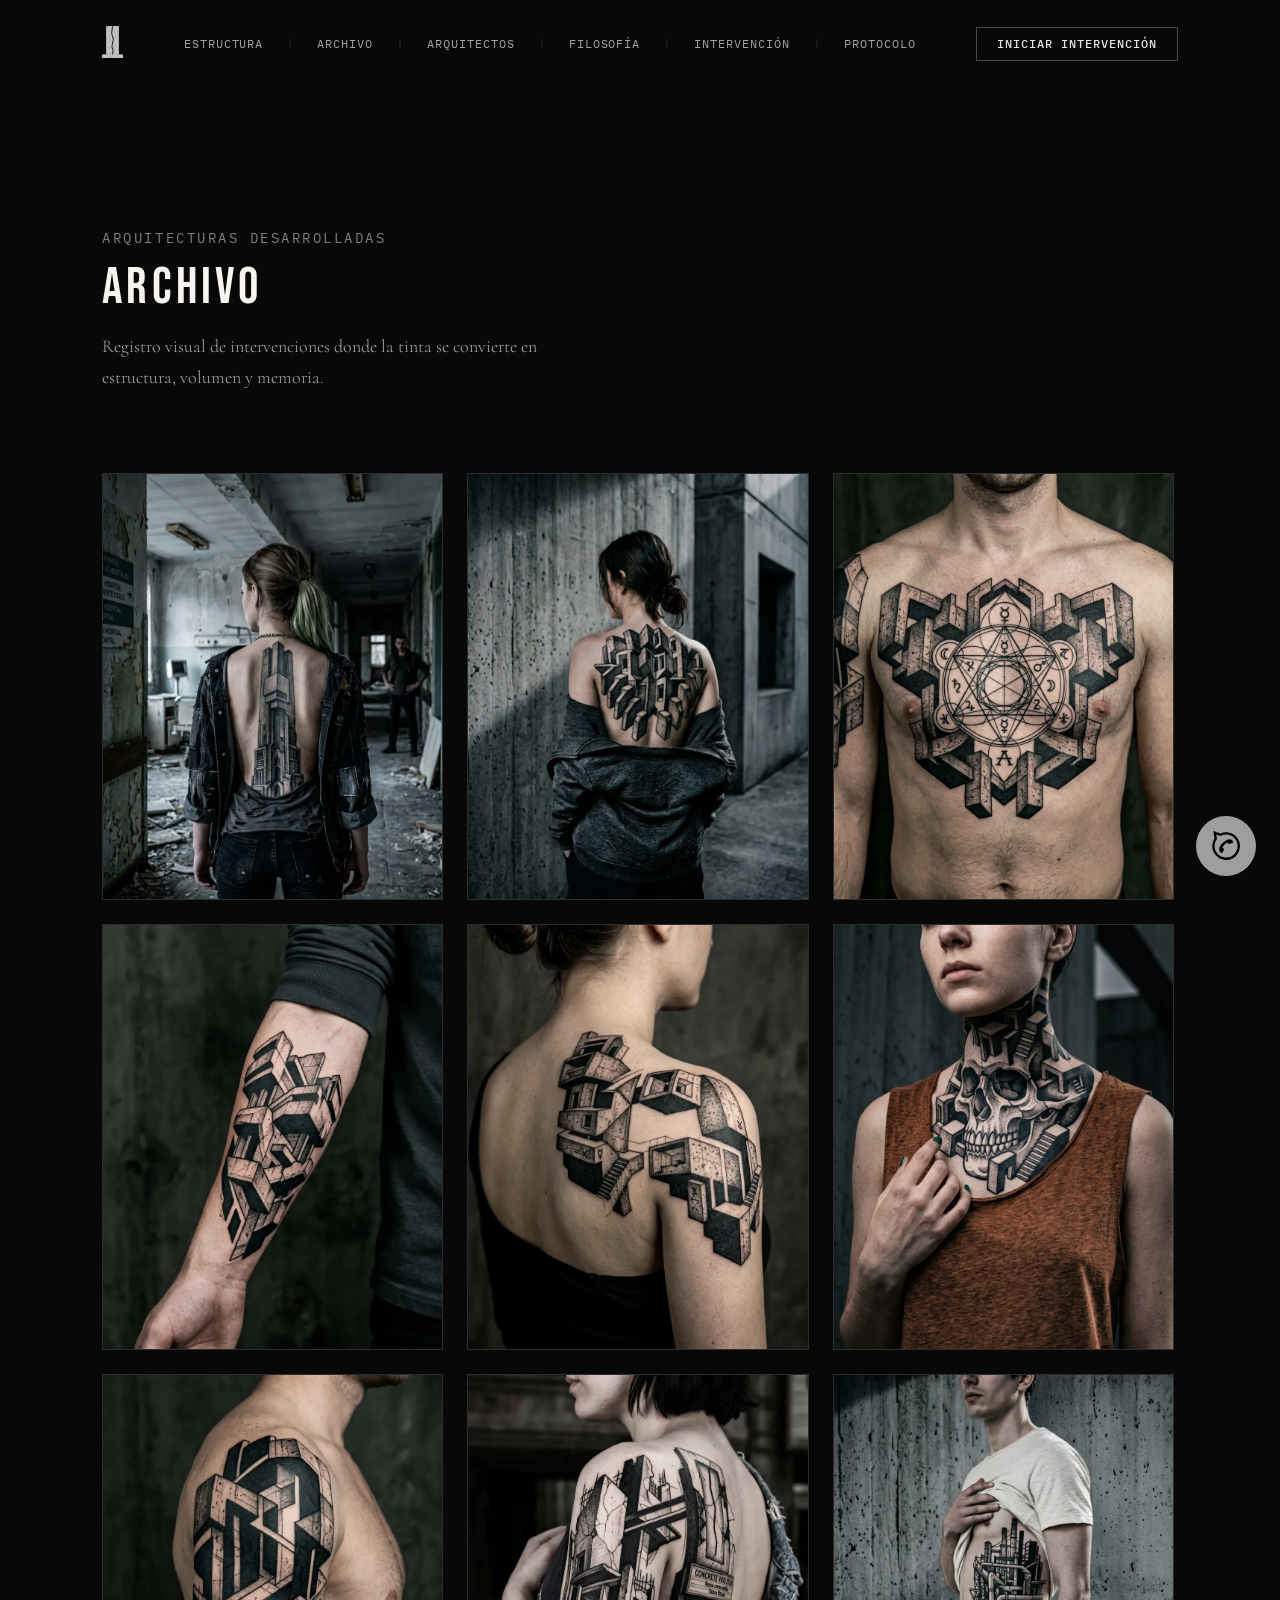
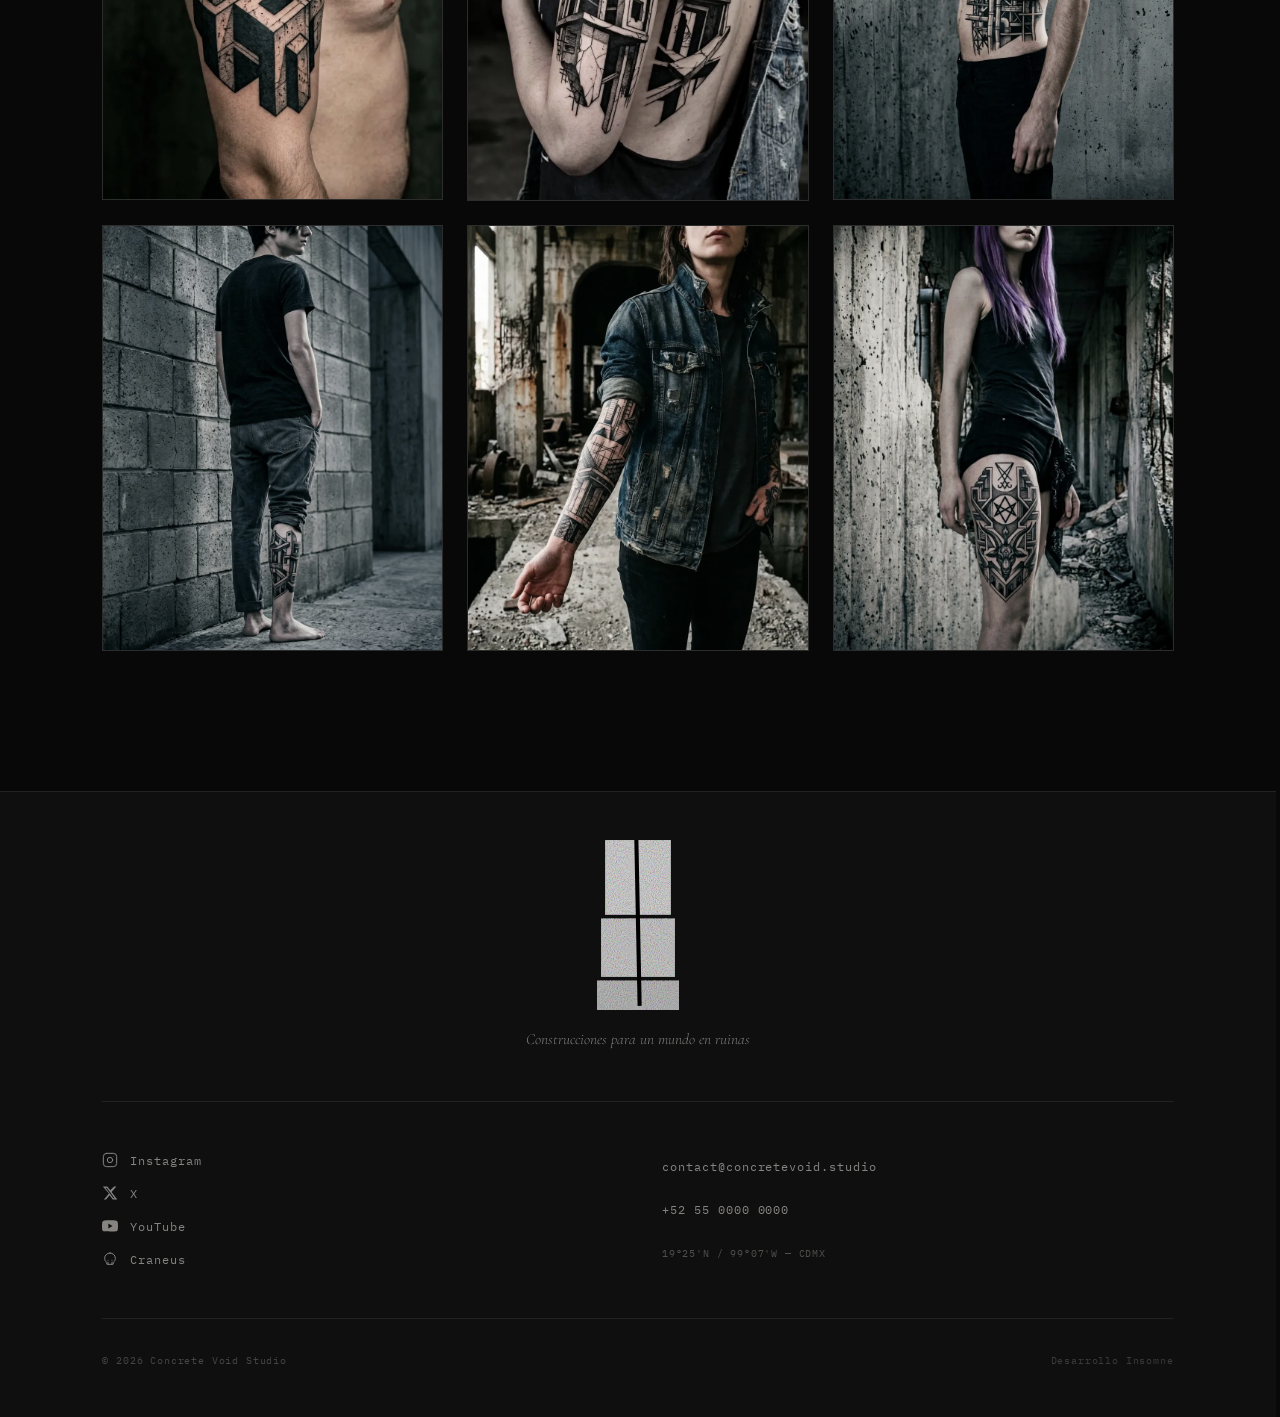
<file: gallery.html>
<!DOCTYPE html>
<html lang="es">

<head>
  <!-- ============================================================
    META BÁSICOS
  ============================================================ -->
  <meta charset="UTF-8" />
  <meta name="viewport" content="width=device-width, initial-scale=1.0" />
  <meta name="description" content="Concrete Void Studio — Estudio de arquitectura corporal. Tatuajes geométricos y brutalistas en Ciudad de México." />
  <meta name="author" content="Concrete Void Studio" />

  <!-- ============================================================
    META OG (OPEN GRAPH — para redes sociales)
  ============================================================ -->
  <meta property="og:title" content="Concrete Void Studio" />
  <meta property="og:description" content="Arquitectura inscrita en la piel. Estudio de tatuaje brutalista en CDMX." />
  <meta property="og:type" content="website" />
  <meta property="og:url" content="#" />
  <!-- <meta property="og:image" content="assets/images/og-image.jpg" /> -->

  <!-- ============================================================
    FAVICON
  ============================================================ -->
  <link rel="icon" type="image/svg+xml" href="assets/icons/favicons/faviconSecundario.svg" />

  <!-- ============================================================
    CSS (orden de carga)
  ============================================================ -->
  <link rel="stylesheet" href="css/tokens.css" />
  <link rel="stylesheet" href="css/base.css" />
  <link rel="stylesheet" href="css/layout.css" />
  <link rel="stylesheet" href="css/components.css" />

  <title>Concrete Void Studio — Arquitectura inscrita en la piel</title>
</head>

<body>

  <!-- ============================================================
    HEADER
    - Sticky, transparente sobre el hero
    - Cambia a fondo sólido al hacer scroll (via JS)
    - 3 zonas: logo / nav / cta
  ============================================================ -->
  <header class="siteHeader" id="siteHeader" role="banner">

    <!-- Zona izquierda — Identidad -->
    <div class="siteHeader__identity">
      <a href="index.html" class="siteHeader__logoLink" aria-label="Concrete Void Studio — Inicio">
        <img
          src="assets/icons/logos/logoPrimario.svg"
          alt="Concrete Void Studio"
          class="siteHeader__logo"
          width="160"
          height="36"
        />
      </a>
      <!-- Micro descriptor — desaparece al hacer scroll -->
      <!-- <p class="siteHeader__descriptor" aria-hidden="true">
        Concrete Void Studio<br /> -->
        <!-- <span>CDMX · 19.4326°N</span> -->
      </p>
    </div>

    <!-- Zona central — Navegación principal (desktop) -->
    <nav class="siteNav" id="siteNav" role="navigation" aria-label="Navegación principal">
      <ul class="siteNav__list" role="list">
        <li class="siteNav__item">
          <a href="index.html" class="siteNav__link">Estructura</a>
        </li>
        <li class="siteNav__item">
          <a href="gallery.html" class="siteNav__link">Archivo</a>
        </li>
        <li class="siteNav__item">
          <a href="artists.html" class="siteNav__link">Arquitectos</a>
        </li>
        <li class="siteNav__item">
          <a href="index.html#filosofia" class="siteNav__link">Filosofía</a>
        </li>
        <li class="siteNav__item">
          <a href="contact.html" class="siteNav__link">Intervención</a>
        </li>
        <li class="siteNav__item">
          <a href="faq.html" class="siteNav__link">Protocolo</a>
        </li>
      </ul>
    </nav>

    <!-- Zona derecha — CTA principal -->
    <div class="siteHeader__actions">
      <a href="contact.html" class="btnGhost" aria-label="Iniciar una intervención">
        Iniciar intervención
      </a>

      <!-- Botón hamburguesa — solo visible en mobile -->
      <button
        class="menuToggle"
        id="menuToggle"
        aria-label="Abrir menú"
        aria-expanded="false"
        aria-controls="mobileMenu"
      >
        <span class="menuToggle__bar"></span>
        <span class="menuToggle__bar"></span>
        <span class="menuToggle__bar"></span>
      </button>
    </div>

  </header>

  <!-- ============================================================
    MOBILE MENU OVERLAY
    - Full screen
    - Controlado por JS (aria-expanded en menuToggle)
  ============================================================ -->
  <div class="mobileMenu" id="mobileMenu" role="dialog" aria-modal="true" aria-label="Menú de navegación" hidden>
    <nav class="mobileMenu__nav" aria-label="Navegación mobile">
      <ul class="mobileMenu__list" role="list">
        <li class="mobileMenu__item">
          <a href="index.html" class="mobileMenu__link">Estructura</a>
        </li>
        <li class="mobileMenu__item">
          <a href="gallery.html" class="mobileMenu__link">Archivo</a>
        </li>
        <li class="mobileMenu__item">
          <a href="artists.html" class="mobileMenu__link">Arquitectos</a>
        </li>
        <li class="mobileMenu__item">
          <a href="index.html#filosofia" class="mobileMenu__link">Filosofía</a>
        </li>
        <li class="mobileMenu__item">
          <a href="contact.html" class="mobileMenu__link">Intervención</a>
        </li>
        <li class="mobileMenu__item">
          <a href="faq.html" class="mobileMenu__link">Protocolo</a>
        </li>
      </ul>
    </nav>

    <div class="mobileMenu__footer">
      <a href="contact.html" class="btnGhost mobileMenu__cta">Iniciar intervención</a>
    </div>
  </div>

<!-- ==========================================================
  ARCHIVO — sección principal
  Insertar entre header y footer de archivo.html
  Grid 3×4 = 12 cards editoriales
  aspect-ratio: 4/5 | hover minimalista
========================================================== -->
<main id="mainContent" role="main">

  <section class="paginaArchivo" aria-labelledby="paginaArchivoTitle">

    <div class="paginaArchivo__container">

      <!-- Cabecera editorial -->
      <header class="paginaArchivo__header">
        <p class="eyebrow">Arquitecturas desarrolladas</p>
        <h1 class="paginaArchivo__title" id="paginaArchivoTitle">Archivo</h1>
        <p class="paginaArchivo__description">
          Registro visual de intervenciones donde la tinta
          se convierte en estructura, volumen y memoria.
        </p>
      </header>

      <!-- Grid 3 × 4 = 12 cards -->
      <div class="paginaArchivo__grid" role="list">

        <!-- Card 01 -->
        <article class="archivoCard" role="listitem">
          <figure class="archivoCard__media">
            <img
              src="assets/img/archivo/1-monolitoUrbano.webp"
              alt="Monolito Urbano — tatuaje geométrico brutalista"
              class="archivoCard__image"
              loading="lazy"
            />
          </figure>
          <div class="archivoCard__overlay" aria-hidden="true">
            <h2 class="archivoCard__title">Monolito Urbano</h2>
            <p class="archivoCard__artist">Por A. Kovač</p>
          </div>
        </article>

        <!-- Card 02 -->
        <article class="archivoCard" role="listitem">
          <figure class="archivoCard__media">
            <img
              src="assets/img/archivo/2-laberintoConcreto.webp"
              alt="Laberinto de Concreto — tatuaje blackwork"
              class="archivoCard__image"
              loading="lazy"
            />
          </figure>
          <div class="archivoCard__overlay" aria-hidden="true">
            <h2 class="archivoCard__title">Laberinto de Concreto</h2>
            <p class="archivoCard__artist">Por E. Voss</p>
          </div>
        </article>

        <!-- Card 03 -->
        <article class="archivoCard" role="listitem">
          <figure class="archivoCard__media">
            <img
              src="assets/img/archivo/3-sigiloArcano.webp"
              alt="Sigilo Arcano — tatuaje simbólico geométrico"
              class="archivoCard__image"
              loading="lazy"
            />
          </figure>
          <div class="archivoCard__overlay" aria-hidden="true">
            <h2 class="archivoCard__title">Sigilo Arcano</h2>
            <p class="archivoCard__artist">Por M. Ibarra</p>
          </div>
        </article>

        <!-- Card 04 -->
        <article class="archivoCard" role="listitem">
          <figure class="archivoCard__media">
            <img
              src="assets/img/archivo/4-estructuraBrutalista.webp"
              alt="Estructura Brutalista — tatuaje blackwork geométrico"
              class="archivoCard__image"
              loading="lazy"
            />
          </figure>
          <div class="archivoCard__overlay" aria-hidden="true">
            <h2 class="archivoCard__title">Estructura Brutalista</h2>
            <p class="archivoCard__artist">Por A. Kovač</p>
          </div>
        </article>

        <!-- Card 05 -->
        <article class="archivoCard" role="listitem">
          <figure class="archivoCard__media">
            <img
              src="assets/img/archivo/5-vacioEstructural.webp"
              alt="Vacío Estructural — tatuaje blackwork brutalista"
              class="archivoCard__image"
              loading="lazy"
            />
          </figure>
          <div class="archivoCard__overlay" aria-hidden="true">
            <h2 class="archivoCard__title">Vacío Estructural</h2>
            <p class="archivoCard__artist">Por E. Voss</p>
          </div>
        </article>

        <!-- Card 06 -->
        <article class="archivoCard" role="listitem">
          <figure class="archivoCard__media">
            <img
              src="assets/img/archivo/6-geometriaOculta.webp"
              alt="Geometría Oculta — tatuaje blackwork"
              class="archivoCard__image"
              loading="lazy"
            />
          </figure>
          <div class="archivoCard__overlay" aria-hidden="true">
            <h2 class="archivoCard__title">Geometría Oculta</h2>
            <p class="archivoCard__artist">Por M. Ibarra</p>
          </div>
        </article>

        <!-- Card 07 -->
        <article class="archivoCard" role="listitem">
          <figure class="archivoCard__media">
            <img
              src="assets/img/archivo/7-torreDistopica.webp"
              alt="Torre Distópica — tatuaje brutalista"
              class="archivoCard__image"
              loading="lazy"
            />
          </figure>
          <div class="archivoCard__overlay" aria-hidden="true">
            <h2 class="archivoCard__title">Torre Distópica</h2>
            <p class="archivoCard__artist">Por A. Kovač</p>
          </div>
        </article>

        <!-- Card 08 -->
        <article class="archivoCard" role="listitem">
          <figure class="archivoCard__media">
            <img
              src="assets/img/archivo/8-concretoVacio.webp"
              alt="Concreto y Vacío — tatuaje ocultista"
              class="archivoCard__image"
              loading="lazy"
            />
          </figure>
          <div class="archivoCard__overlay" aria-hidden="true">
            <h2 class="archivoCard__title">Concreto y Vacío</h2>
            <p class="archivoCard__artist">Por E. Voss</p>
          </div>
        </article>

        <!-- Card 09 -->
        <article class="archivoCard" role="listitem">
          <figure class="archivoCard__media">
            <img
              src="assets/img/archivo/9-mapaDecadencia.webp"
              alt="Mapa de Decadencia — tatuaje arquitectónico"
              class="archivoCard__image"
              loading="lazy"
            />
          </figure>
          <div class="archivoCard__overlay" aria-hidden="true">
            <h2 class="archivoCard__title">Mapa de Decadencia</h2>
            <p class="archivoCard__artist">Por M. Ibarra</p>
          </div>
        </article>

        <!-- Card 10 -->
        <article class="archivoCard" role="listitem">
          <figure class="archivoCard__media">
            <img
              src="assets/img/archivo/10-ruinaVertical.webp"
              alt="Ruina Vertical — tatuaje arquitectónico"
              class="archivoCard__image"
              loading="lazy"
            />
          </figure>
          <div class="archivoCard__overlay" aria-hidden="true">
            <h2 class="archivoCard__title">Ruina Vertical</h2>
            <p class="archivoCard__artist">Por A. Kovač</p>
          </div>
        </article>

        <!-- Card 11 -->
        <article class="archivoCard" role="listitem">
          <figure class="archivoCard__media">
            <img
              src="assets/img/archivo/11-fragmentoDistopico.webp"
              alt="Fragmento Distópico — tatuaje brutalista"
              class="archivoCard__image"
              loading="lazy"
            />
          </figure>
          <div class="archivoCard__overlay" aria-hidden="true">
            <h2 class="archivoCard__title">Fragmento Distópico</h2>
            <p class="archivoCard__artist">Por E. Voss</p>
          </div>
        </article>

        <!-- Card 12 -->
        <article class="archivoCard" role="listitem">
          <figure class="archivoCard__media">
            <img
              src="assets/img/archivo/12-cartografíaNigromante.webp"
              alt="Cartografía Nigromante — tatuaje herético"
              class="archivoCard__image"
              loading="lazy"
            />
          </figure>
          <div class="archivoCard__overlay" aria-hidden="true">
            <h2 class="archivoCard__title">Cartografía Nigromante</h2>
            <p class="archivoCard__artist">Por M. Ibarra</p>
          </div>
        </article>

      </div>
      <!-- /paginaArchivo__grid -->

    </div>

  </section>

</main>

<!-- ============================================================
    FOOTER
    - Bloque identidad: logo secundario + brand statement
    - Bloque información: redes / contacto
    - Sub-footer: copyright + crédito desarrollador
  ============================================================ -->
  <footer class="siteFooter" role="contentinfo">
 
    <!-- Bloque identidad -->
    <div class="siteFooter__identity">
      <a href="index.html" class="siteFooter__logoLink" aria-label="Concrete Void Studio — Inicio">
        <img
          src="assets/icons/logos/logoSecundario.svg"
          alt="Concrete Void Studio"
          class="siteFooter__logo"
        />
      </a>
      <p class="siteFooter__statement">
        Construcciones para un mundo en ruinas
      </p>
    </div>
 
    <!-- Separador -->
    <hr class="siteFooter__divider" aria-hidden="true" />
 
    <!-- Bloque información: redes + contacto -->
    <div class="siteFooter__info">
 
      <!-- Redes sociales -->
      <div class="siteFooter__redes">
        <!-- <p class="siteFooter__label">Redes</p> -->
        <ul class="siteFooter__redesList" role="list">
 
          <li>
            <a
              href="https://instagram.com"
              class="siteFooter__redesLink"
              target="_blank"
              rel="noopener noreferrer"
              aria-label="Instagram de Concrete Void Studio"
            >
              <!-- Instagram SVG -->
              <svg class="siteFooter__icon" viewBox="0 0 24 24" fill="none" stroke="currentColor" stroke-width="1.5" stroke-linecap="round" stroke-linejoin="round" aria-hidden="true">
                <rect x="2" y="2" width="20" height="20" rx="5" ry="5"/>
                <circle cx="12" cy="12" r="4"/>
                <circle cx="17.5" cy="6.5" r="0.5" fill="currentColor" stroke="none"/>
              </svg>
              <span>Instagram</span>
            </a>
          </li>
 
          <li>
            <a
              href="https://x.com"
              class="siteFooter__redesLink"
              target="_blank"
              rel="noopener noreferrer"
              aria-label="X (Twitter) de Concrete Void Studio"
            >
              <!-- X SVG -->
              <svg class="siteFooter__icon" viewBox="0 0 24 24" fill="currentColor" aria-hidden="true">
                <path d="M18.244 2.25h3.308l-7.227 8.26 8.502 11.24H16.17l-4.714-6.231-5.401 6.231H2.746l7.73-8.835L1.254 2.25H8.08l4.253 5.622 5.911-5.622Zm-1.161 17.52h1.833L7.084 4.126H5.117z"/>
              </svg>
              <span>X</span>
            </a>
          </li>
 
          <li>
            <a
              href="https://youtube.com"
              class="siteFooter__redesLink"
              target="_blank"
              rel="noopener noreferrer"
              aria-label="YouTube de Concrete Void Studio"
            >
              <!-- YouTube SVG -->
              <svg class="siteFooter__icon" viewBox="0 0 24 24" fill="currentColor" aria-hidden="true">
                <path d="M23.498 6.186a3.016 3.016 0 0 0-2.122-2.136C19.505 3.545 12 3.545 12 3.545s-7.505 0-9.377.505A3.017 3.017 0 0 0 .502 6.186C0 8.07 0 12 0 12s0 3.93.502 5.814a3.016 3.016 0 0 0 2.122 2.136c1.871.505 9.376.505 9.376.505s7.505 0 9.377-.505a3.015 3.015 0 0 0 2.122-2.136C24 15.93 24 12 24 12s0-3.93-.502-5.814zM9.545 15.568V8.432L15.818 12l-6.273 3.568z"/>
              </svg>
              <span>YouTube</span>
            </a>
          </li>
 
          <li>
            <a
              href="#"
              class="siteFooter__redesLink"
              aria-label="Cráneo — red del estudio"
            >
              <!-- Cráneo SVG — ícono identitario del estudio -->
              <svg class="siteFooter__icon" viewBox="0 0 24 24" fill="none" stroke="currentColor" stroke-width="1.5" stroke-linecap="round" stroke-linejoin="round" aria-hidden="true">
                <path d="M12 3C7.5 3 4 6.5 4 11c0 2.5 1.2 4.8 3 6.2V19a1 1 0 0 0 1 1h8a1 1 0 0 0 1-1v-1.8c1.8-1.4 3-3.7 3-6.2 0-4.5-3.5-8-8-8z"/>
                <line x1="9" y1="20" x2="9" y2="17"/>
                <line x1="15" y1="20" x2="15" y2="17"/>
                <line x1="9" y1="14" x2="9" y2="14"/>
                <line x1="15" y1="14" x2="15" y2="14"/>
              </svg>
              <span>Craneus</span>
            </a>
          </li>
 
        </ul>
      </div>
 
      <!-- Contacto -->
      <div class="siteFooter__contacto">
        <!-- <p class="siteFooter__label">Contacto</p> -->
        <ul class="siteFooter__contactoList" role="list">
          <li>
            <a href="mailto:contact@concretevoid.studio" class="siteFooter__contactoLink">
              contact@concretevoid.studio
            </a>
          </li>
          <li>
            <a href="tel:+525500000000" class="siteFooter__contactoLink">
              +52 55 0000 0000
            </a>
          </li>
          <li class="siteFooter__coords" aria-label="Coordenadas del estudio">
            19°25'N / 99°07'W — CDMX
          </li>
        </ul>
      </div>
 
    </div>
    <!-- /siteFooter__info -->
 
    <!-- Separador -->
    <hr class="siteFooter__divider" aria-hidden="true" />
 
    <!-- Sub-footer -->
    <div class="siteFooter__subfooter">
      <p class="siteFooter__copyright">
        &copy; 2026 Concrete Void Studio
      </p>
      <p class="siteFooter__dev">
        Desarrollo <a href="#" class="siteFooter__devLink">Insomne</a>
      </p>
    </div>
 
  </footer>
  <!-- /siteFooter -->

  <a href="https://api.whatsapp.com/send/?phone=525541370947&text=Hola+quiero+agendar+una+cita&type=phone_number&app_absent=0"
   class="whatsapp-button"
   target="_blank"
   rel="noopener">
   <span class="whatsapp-tooltip">¡ESCRÍBENOS!</span>
   <img src="assets/icons/logos/whatsapp.svg" alt="WhatsApp">
  </a>


  <!-- ============================================================
    JS (al final del body para no bloquear render)
  ============================================================ -->
  <script src="js/header.js"></script>
  <script src="js/menu.js"></script>
  <script src="js/accordion.js"></script>

</body>
</html>
</file>
<file: css/tokens.css>
/* ============================================================
   TOKENS.CSS
   Sistema de diseño — Concrete Void Studio
   Variables globales: color, tipografía, espaciado, z-index
   ============================================================ */

/* ------------------------------------------------------------
   IMPORTACIÓN DE TIPOGRAFÍAS — Google Fonts
   1. Bebas Neue      → display / títulos
   2. Cormorant       → editorial / cuerpo
   3. IBM Plex Mono   → técnica / labels / coordenadas
   ------------------------------------------------------------ */
@import url('https://fonts.googleapis.com/css2?family=Bebas+Neue&family=Cormorant:ital,wght@0,300;0,400;0,500;0,600;1,300;1,400&family=IBM+Plex+Mono:wght@300;400;500&display=swap');


/* ============================================================
   ROOT — VARIABLES GLOBALES
   ============================================================ */
:root {

  /* ----------------------------------------------------------
     PALETA DE COLOR
     Extraída de las referencias visuales brutalistas.
     Sistema monocromático oscuro con acentos mínimos.
     ---------------------------------------------------------- */

  /* Negros y fondos */
  --colorVoid:        #080808;   /* negro casi puro — fondo principal */
  --colorAbyss:       #0f0f0f;   /* negro profundo — cards, overlays */
  --colorCrater:      #161616;   /* negro elevado — header al hacer scroll */

  /* Grises estructurales — extraídos del concreto */
  --colorConcrete100: #1a1a1a;   /* gris muy oscuro — superficies */
  --colorConcrete200: #2a2a2a;   /* gris oscuro — bordes sutiles */
  --colorConcrete300: #3d3d3d;   /* gris medio — separadores */
  --colorConcrete400: #5c5c5c;   /* gris medio-claro — iconos secundarios */
  --colorConcrete500: #7a7a7a;   /* gris neutro — texto terciario */
  --colorConcrete600: #9e9e9e;   /* gris claro — texto secundario */
  --colorConcrete700: #c4c4c4;   /* gris muy claro — texto de apoyo */

  /* Blancos y textos */
  --colorAsh:         #e8e4df;   /* blanco roto — color principal de texto */
  --colorDust:        #f0ece6;   /* blanco cálido — títulos principales */
  --colorBone:        #f8f5f0;   /* casi blanco — máxima jerarquía */

  /* Acento — uso muy restringido */
  --colorAccent:      #c8bfb0;   /* beige concreto claro — hover, énfasis mínimo */
  --colorAccentDim:   rgba(200, 191, 176, 0.15);  /* acento translúcido */

  /* Overlays y transparencias */
  --overlayLight:     rgba(0, 0, 0, 0.45);
  --overlayMedium:    rgba(0, 0, 0, 0.60);
  --overlayHeavy:     rgba(0, 0, 0, 0.80);
  --overlayBorder:    rgba(255, 255, 255, 0.08);
  --overlayBorderMid: rgba(255, 255, 255, 0.15);
  --overlayBorderHi:  rgba(255, 255, 255, 0.25);


  /* ----------------------------------------------------------
     TIPOGRAFÍAS
     ---------------------------------------------------------- */

  /* Familias */
  --fontDisplay:      'Bebas Neue', 'Arial Narrow', Arial, sans-serif;
  --fontEditorial:    'Cormorant', 'Georgia', serif;
  --fontTech:         'IBM Plex Mono', 'Courier New', monospace;

  /* Escala tipográfica — display (Bebas Neue) */
  --sizeDisplayXl:    clamp(4rem, 8vw, 9rem);      /* hero title */
  --sizeDisplayLg:    clamp(2.8rem, 5vw, 5.5rem);  /* statement visual */
  --sizeDisplayMd:    clamp(2.2rem, 4vw, 3.5rem);  /* section titles */
  --sizeDisplaySm:    clamp(1.6rem, 2.5vw, 2.2rem);/* sub-títulos */

  /* Escala tipográfica — editorial (Cormorant) */
  --sizeEditorialLg:  clamp(1.25rem, 1.8vw, 1.5rem); /* cita destacada grande */
  --sizeEditorialMd:  clamp(1.05rem, 1.4vw, 1.2rem); /* cuerpo principal */
  --sizeEditorialSm:  clamp(0.95rem, 1.2vw, 1.05rem);/* cuerpo secundario */

  /* Escala tipográfica — técnica (IBM Plex Mono) */
  --sizeTechMd:       0.875rem;   /* eyebrows, labels */
  --sizeTechSm:       0.75rem;    /* coordenadas, micro-textos */
  --sizeTechXs:       0.65rem;    /* copyright, datos mínimos */

  /* Pesos */
  --weightThin:       300;
  --weightRegular:    400;
  --weightMedium:     500;
  --weightSemibold:   600;

  /* Line-heights */
  --lineHeightTight:  1.05;
  --lineHeightSnug:   1.2;
  --lineHeightNormal: 1.5;
  --lineHeightRelaxed:1.75;

  /* Letter-spacing */
  --trackingTight:    -0.02em;
  --trackingNormal:    0em;
  --trackingWide:      0.08em;
  --trackingXWide:     0.18em;
  --trackingXXWide:    0.25em;


  /* ----------------------------------------------------------
     ESPACIADO
     Escala modular basada en 8px
     ---------------------------------------------------------- */
  --space1:    4px;
  --space2:    8px;
  --space3:   12px;
  --space4:   16px;
  --space5:   24px;
  --space6:   32px;
  --space7:   40px;
  --space8:   48px;
  --space9:   64px;
  --space10:  80px;
  --space11: 100px;
  --space12: 120px;
  --space13: 140px;
  --space14: 160px;

  /* Padding lateral global del sitio */
  --paddingSiteH:  clamp(24px, 8vw, 120px);


  /* ----------------------------------------------------------
     LAYOUT
     ---------------------------------------------------------- */
  --maxWidth:         1440px;
  --maxWidthContent:  1200px;
  --maxWidthText:     720px;
  --maxWidthNarrow:   640px;

  /* Alturas de header */
  --headerHeightFull:    88px;   /* estado inicial */
  --headerHeightScroll:  64px;   /* reducido al hacer scroll */

  /* Grid del archivo */
  --gridGap:    clamp(12px, 2vw, 24px);


  /* ----------------------------------------------------------
     Z-INDEX — jerarquía de capas
     ---------------------------------------------------------- */
  --zBase:        0;
  --zAbove:      10;
  --zOverlay:    20;
  --zDropdown:   30;
  --zHeader:     40;
  --zMobileMenu: 50;
  --zModal:      60;


  /* ----------------------------------------------------------
     BORDES Y RADIOS
     ---------------------------------------------------------- */
  --borderThin:   1px solid var(--overlayBorder);
  --borderMid:    1px solid var(--overlayBorderMid);
  --borderHi:     1px solid var(--overlayBorderHi);
  --radius:       0px;   /* brutalismo — sin bordes redondeados */


  /* ----------------------------------------------------------
     TRANSICIONES
     ---------------------------------------------------------- */
  --transitionFast:   150ms ease;
  --transitionMid:    300ms ease;
  --transitionSlow:   500ms ease;

}
</file>
<file: css/base.css>
/* ============================================================
   BASE.CSS
   Reset, estilos globales y fundamentos del documento
   ============================================================ */


/* ------------------------------------------------------------
   RESET MODERNO
   Basado en Josh Comeau's CSS Reset
   ------------------------------------------------------------ */
*, *::before, *::after {
  box-sizing: border-box;
  margin: 0;
  padding: 0;
}

html {
  /* Scroll suave para navegación por anclas */
  scroll-behavior: smooth;
  /* Previene saltos de scroll por scrollbar */
  scrollbar-gutter: stable;
  /* Tamaño de fuente base */
  font-size: 16px;
  /* Mejora renderizado de texto */
  -webkit-text-size-adjust: 100%;
  text-size-adjust: 100%;
}

body {
  background-color: var(--colorVoid);
  color: var(--colorAsh);
  font-family: var(--fontEditorial);
  font-size: var(--sizeEditorialMd);
  font-weight: var(--weightRegular);
  line-height: var(--lineHeightRelaxed);
  -webkit-font-smoothing: antialiased;
  -moz-osx-font-smoothing: grayscale;
  /* Previene scroll horizontal no deseado */
  overflow-x: hidden;
}

/* Imágenes y medios */
img, picture, video, canvas, svg {
  display: block;
  max-width: 100%;
}

/* Inputs heredan tipografía */
input, button, textarea, select {
  font: inherit;
}

/* Previene overflow en textos largos */
p, h1, h2, h3, h4, h5, h6 {
  overflow-wrap: break-word;
}

/* Listas sin estilo por defecto en navegación */
ul[role="list"],
ol[role="list"] {
  list-style: none;
}

/* Links base */
a {
  color: inherit;
  text-decoration: none;
}


/* ------------------------------------------------------------
   SCROLLBAR PERSONALIZADA
   Coherente con la estética brutalista
   ------------------------------------------------------------ */
::-webkit-scrollbar {
  width: 4px;
}

::-webkit-scrollbar-track {
  background: var(--colorVoid);
}

::-webkit-scrollbar-thumb {
  background: var(--colorConcrete300);
  border-radius: 0;
}

::-webkit-scrollbar-thumb:hover {
  background: var(--colorConcrete500);
}


/* ------------------------------------------------------------
   SELECCIÓN DE TEXTO
   ------------------------------------------------------------ */
::selection {
  background-color: var(--colorAccent);
  color: var(--colorVoid);
}


/* ------------------------------------------------------------
   TIPOGRAFÍA GLOBAL
   Clases utilitarias para las 3 familias
   ------------------------------------------------------------ */

/* Display — Bebas Neue */
.fontDisplay {
  font-family: var(--fontDisplay);
  letter-spacing: var(--trackingWide);
  line-height: var(--lineHeightTight);
  font-weight: var(--weightRegular); /* Bebas solo tiene un peso */
}

/* Editorial — Cormorant */
.fontEditorial {
  font-family: var(--fontEditorial);
  line-height: var(--lineHeightRelaxed);
}

/* Técnica — IBM Plex Mono */
.fontTech {
  font-family: var(--fontTech);
  font-size: var(--sizeTechMd);
  letter-spacing: var(--trackingWide);
}


/* ------------------------------------------------------------
   COMPONENTES TIPOGRÁFICOS BASE
   ------------------------------------------------------------ */

/* Eyebrow — etiqueta de sección */
.eyebrow {
  font-family: var(--fontTech);
  font-size: var(--sizeTechMd);
  font-weight: var(--weightRegular);
  letter-spacing: var(--trackingXWide);
  text-transform: uppercase;
  opacity: 0.55;
  line-height: var(--lineHeightNormal);
  margin-bottom: var(--space4);
}

/* Botones — base compartida */
.btnPrimary,
.btnSecondary,
.btnGhost {
  display: inline-flex;
  align-items: center;
  justify-content: center;
  font-family: var(--fontTech);
  font-size: var(--sizeTechMd);
  font-weight: var(--weightMedium);
  letter-spacing: var(--trackingWide);
  text-transform: uppercase;
  padding: 14px 28px;
  border-radius: var(--radius);
  cursor: pointer;
  transition:
    background-color var(--transitionMid),
    color var(--transitionMid),
    border-color var(--transitionMid),
    opacity var(--transitionMid);
  white-space: nowrap;
  border: 1px solid transparent;
  line-height: 1;
}

/* Botón primario — fondo sólido */
.btnPrimary {
  background-color: var(--colorAsh);
  color: var(--colorVoid);
  border-color: var(--colorAsh);
}

.btnPrimary:hover {
  background-color: var(--colorBone);
  border-color: var(--colorBone);
}

/* Botón secundario — outline */
.btnSecondary {
  background-color: transparent;
  color: var(--colorAsh);
  border-color: var(--overlayBorderMid);
}

.btnSecondary:hover {
  border-color: var(--colorAsh);
  color: var(--colorBone);
}

/* Botón ghost — para header */
.btnGhost {
  background-color: transparent;
  color: var(--colorAsh);
  border-color: var(--overlayBorderHi);
  padding: 10px 20px;
  font-size: var(--sizeTechSm);
}

.btnGhost:hover {
  background-color: var(--colorAsh);
  color: var(--colorVoid);
  border-color: var(--colorAsh);
}


/* ------------------------------------------------------------
   UTILIDADES GENERALES
   ------------------------------------------------------------ */

/* Ocultar visualmente pero mantener accesibilidad */
.srOnly {
  position: absolute;
  width: 1px;
  height: 1px;
  padding: 0;
  margin: -1px;
  overflow: hidden;
  clip: rect(0, 0, 0, 0);
  white-space: nowrap;
  border-width: 0;
}

/* Contenedor centrado global */
.container {
  width: 100%;
  max-width: var(--maxWidthContent);
  margin-inline: auto;
  padding-inline: var(--paddingSiteH);
}
</file>
<file: css/layout.css>
/* ============================================================
   LAYOUT.CSS
   Estructura y posicionamiento de todas las secciones.
   Responsive consolidado al final — un solo bloque por breakpoint.
   ============================================================ */


/* ============================================================
   HEADER
   ============================================================ */
.siteHeader {
  position: fixed;
  top: 0;
  left: 0;
  right: 0;
  z-index: var(--zHeader);
  display: flex;
  align-items: center;
  justify-content: space-between;
  gap: var(--space6);
  height: var(--headerHeightFull);
  padding-inline: var(--paddingSiteH);
  background-color: transparent;
  border-bottom: 1px solid transparent;
  transition:
    height var(--transitionMid),
    background-color var(--transitionMid),
    border-color var(--transitionMid),
    backdrop-filter var(--transitionMid);
}

.siteHeader.isScrolled {
  height: var(--headerHeightScroll);
  background-color: var(--colorCrater);
  border-bottom: var(--borderThin);
  backdrop-filter: blur(8px);
  -webkit-backdrop-filter: blur(8px);
}

.siteHeader.isScrolled .siteHeader__descriptor {
  opacity: 0;
  pointer-events: none;
  transform: translateY(-4px);
}

.siteHeader__identity {
  display: flex;
  flex-direction: column;
  justify-content: center;
  gap: var(--space1);
  flex-shrink: 0;
}

.siteHeader__logoLink {
  display: block;
  line-height: 0;
  transition: opacity var(--transitionFast);
}

.siteHeader__logoLink:hover {
  opacity: 0.75;
}

.siteHeader__logo {
  height: 32px;
  width: auto;
}

.siteHeader__descriptor {
  font-family: var(--fontTech);
  font-size: var(--sizeTechXs);
  letter-spacing: var(--trackingWide);
  text-transform: uppercase;
  opacity: 0.35;
  line-height: 1.4;
  transition:
    opacity var(--transitionMid),
    transform var(--transitionMid);
}

.siteHeader__descriptor span {
  display: block;
}

.siteNav {
  display: flex;
  align-items: center;
  flex: 1;
  justify-content: center;
}

.siteNav__list {
  display: flex;
  align-items: center;
  gap: 0;
  list-style: none;
}

.siteNav__item {
  display: flex;
  align-items: center;
}

.siteNav__item + .siteNav__item::before {
  content: '|';
  font-family: var(--fontTech);
  font-size: var(--sizeTechXs);
  opacity: 0.2;
  padding-inline: var(--space3);
  pointer-events: none;
  user-select: none;
}

.siteNav__link {
  font-family: var(--fontTech);
  font-size: var(--sizeTechSm);
  font-weight: var(--weightRegular);
  letter-spacing: var(--trackingWide);
  text-transform: uppercase;
  color: var(--colorAsh);
  opacity: 0.7;
  padding: var(--space2) var(--space3);
  position: relative;
  transition:
    opacity var(--transitionFast),
    color var(--transitionFast);
}

.siteNav__link::before {
  content: '';
  position: absolute;
  inset: 0;
  border: 1px solid transparent;
  transition: border-color var(--transitionFast);
}

.siteNav__link:hover        { opacity: 1; color: var(--colorBone); }
.siteNav__link:hover::before { border-color: var(--overlayBorderMid); }
.siteNav__link.isActive      { opacity: 1; color: var(--colorBone); }
.siteNav__link.isActive::before { border-color: var(--overlayBorderHi); }

.siteHeader__actions {
  display: flex;
  align-items: center;
  gap: var(--space4);
  flex-shrink: 0;
}

.menuToggle {
  display: none;
  flex-direction: column;
  justify-content: center;
  align-items: center;
  gap: 5px;
  width: 36px;
  height: 36px;
  background: transparent;
  border: none;
  cursor: pointer;
  padding: var(--space2);
  transition: opacity var(--transitionFast);
}

.menuToggle:hover { opacity: 0.7; }

.menuToggle__bar {
  display: block;
  width: 22px;
  height: 1px;
  background-color: var(--colorAsh);
  transition: transform var(--transitionMid), opacity var(--transitionMid);
  transform-origin: center;
}

.menuToggle[aria-expanded="true"] .menuToggle__bar:nth-child(1) {
  transform: translateY(6px) rotate(45deg);
}
.menuToggle[aria-expanded="true"] .menuToggle__bar:nth-child(2) {
  opacity: 0;
  transform: scaleX(0);
}
.menuToggle[aria-expanded="true"] .menuToggle__bar:nth-child(3) {
  transform: translateY(-6px) rotate(-45deg);
}


/* ============================================================
   MOBILE MENU OVERLAY
   ============================================================ */
.mobileMenu {
  position: fixed;
  inset: 0;
  z-index: var(--zMobileMenu);
  background-color: var(--colorAbyss);
  display: flex;
  flex-direction: column;
  justify-content: center;
  padding-inline: var(--paddingSiteH);
  padding-bottom: var(--space10);
  opacity: 0;
  pointer-events: none;
  transition: opacity var(--transitionMid);
}

.mobileMenu.isOpen {
  opacity: 1;
  pointer-events: all;
}

.mobileMenu__nav {
  flex: 1;
  display: flex;
  align-items: center;
}

.mobileMenu__list {
  list-style: none;
  display: flex;
  flex-direction: column;
  gap: var(--space5);
  width: 100%;
}

.mobileMenu__link {
  font-family: var(--fontDisplay);
  font-size: clamp(2.2rem, 8vw, 3.5rem);
  letter-spacing: var(--trackingWide);
  color: var(--colorAsh);
  opacity: 0.6;
  display: block;
  transition:
    opacity var(--transitionFast),
    color var(--transitionFast);
  line-height: var(--lineHeightSnug);
}

.mobileMenu__link:hover  { opacity: 1; color: var(--colorBone); }

.mobileMenu__footer {
  padding-top: var(--space8);
  border-top: var(--borderThin);
}

.mobileMenu__cta {
  width: 100%;
  max-width: 280px;
}


/* ============================================================
   HERO
   ============================================================ */
.hero {
  position: relative;
  min-height: 100vh;
  display: flex;
  flex-direction: column;
  padding-top: var(--headerHeightFull);
  padding-inline: var(--paddingSiteH);
  overflow: hidden;
}

.hero__inner {
  display: grid;
  grid-template-columns: 45fr 55fr;
  gap: clamp(var(--space8), 6vw, var(--space12));
  flex: 1;
  align-items: center;
  padding-top: clamp(var(--space6), 4vh, var(--space8));
  padding-bottom: clamp(var(--space9), 8vh, var(--space12));
}

.hero__content {
  display: flex;
  flex-direction: column;
  gap: 0;
  max-width: 600px;
}

.hero__content .eyebrow { margin-bottom: var(--space5); }

.hero__title {
  font-family: var(--fontDisplay);
  font-size: var(--sizeDisplayXl);
  font-weight: var(--weightRegular);
  line-height: var(--lineHeightTight);
  letter-spacing: var(--trackingWide);
  color: var(--colorBone);
  margin-bottom: var(--space6);
}

.hero__description {
  font-family: var(--fontEditorial);
  font-size: var(--sizeEditorialMd);
  font-weight: var(--weightThin);
  line-height: var(--lineHeightRelaxed);
  color: var(--colorAsh);
  opacity: 0.8;
  max-width: 52ch;
  margin-bottom: var(--space8);
}
.hero__description span {
  font-weight: var(--weightMedium);
  color: var(--colorVoid);
  font-size: var(--sizeDisplaySm);
  background-color: var(--colorBone);
  padding: var(--space1);
  font-family: var(--fontDisplay);
  padding-bottom: 0;
}

.hero__actions {
  display: flex;
  flex-wrap: wrap;
  align-items: center;
  gap: var(--space4);
}

.hero__media {
  position: relative;
  height: clamp(420px, 65vh, 700px);
}

.hero__figure {
  position: relative;
  width: 100%;
  height: 100%;
  overflow: hidden;
}

.hero__image {
  width: 100%;
  height: 100%;
  object-fit: cover;
  object-position: center top;
  filter: contrast(1.05) brightness(0.9);
  transition: transform var(--transitionSlow);
}

.hero__figure:hover .hero__image { transform: scale(1.02); }

.hero__imageOverlay {
  position: absolute;
  bottom: var(--space4);
  left: var(--space8);
  right: var(--space5);
  display: flex;
  flex-direction: column;
  gap: var(--space1);
  pointer-events: none;
}

.hero__imageOverlayText {
  font-family: var(--fontDisplay);
  font-size: clamp(1.5rem, 3vw, 2.8rem);
  letter-spacing: var(--trackingXXWide);
  color: var(--colo);
  opacity: 0.15;
  line-height: 1;
}

.hero__imageOverlayCoords {
  font-family: var(--fontTech);
  font-size: var(--sizeTechXs);
  letter-spacing: var(--trackingWide);
  color: var(--colorAsh);
  opacity: 0.25;
}


/* ============================================================
   STATEMENT VISUAL
   ============================================================ */
.statement {
  position: relative;
  min-height: 85vh;
  display: flex;
  align-items: center;
  overflow: hidden;
}

.statement__media {
  position: absolute;
  inset: 0;
  z-index: var(--zBase);
}

.statement__image {
  width: 100%;
  height: 100%;
  object-fit: cover;
  object-position: center;
  filter: contrast(1.08) brightness(0.75);
}

.statement__overlay {
  position: absolute;
  inset: 0;
  background: linear-gradient(
    to bottom,
    rgba(0, 0, 0, 0.50),
    rgba(0, 0, 0, 0.42)
  );
}

.statement__content {
  position: relative;
  z-index: var(--zAbove);
  padding-inline: var(--paddingSiteH);
  padding-block: var(--space12);
  max-width: var(--maxWidthText);
  display: flex;
  flex-direction: column;
  gap: var(--space8);
}

.statement__text {
  font-family: var(--fontDisplay);
  font-size: var(--sizeDisplayLg);
  font-weight: var(--weightRegular);
  line-height: var(--lineHeightTight);
  letter-spacing: var(--trackingWide);
  color: var(--colorBone);
}


/* ============================================================
   ARCHIVO
   ============================================================ */
.archivo {
  padding-top: var(--space13);
  padding-bottom: var(--space13);
  padding-inline: var(--paddingSiteH);
}

.archivo__container {
  max-width: var(--maxWidthContent);
  margin-inline: auto;
}

.archivo__header        { margin-bottom: var(--space9); }
.archivo__header .eyebrow { margin-bottom: var(--space3); }

.archivo__title {
  font-family: var(--fontDisplay);
  font-size: var(--sizeDisplayMd);
  font-weight: var(--weightRegular);
  letter-spacing: var(--trackingWide);
  line-height: var(--lineHeightTight);
  color: var(--colorBone);
  margin-bottom: var(--space4);
}

.archivo__description {
  font-family: var(--fontEditorial);
  font-size: var(--sizeEditorialMd);
  font-weight: var(--weightThin);
  line-height: var(--lineHeightRelaxed);
  color: var(--colorAsh);
  opacity: 0.75;
  max-width: 52ch;
}

.archivo__grid {
  display: grid;
  grid-template-columns: repeat(3, 1fr);
  gap: var(--gridGap);
}

.archivo__cta {
  margin-top: var(--space9);
  display: flex;
  justify-content: center;
}


/* ============================================================
   LÍNEA DIVISORIA CONCEPTUAL
   ============================================================ */
.conceptDivider {
  padding-top: var(--space12);
  padding-bottom: var(--space12);
  padding-inline: var(--paddingSiteH);
  display: flex;
  flex-direction: column;
  align-items: center;
  gap: var(--space6);
  border-top: var(--borderThin);
  border-bottom: var(--borderThin);
  background-color: var(--colorCrater);
}

.conceptDivider__text {
  font-family: var(--fontDisplay);
  font-size: clamp(1.8rem, 3vw, 2.4rem);
  font-weight: var(--weightRegular);
  letter-spacing: var(--trackingWide);
  line-height: var(--lineHeightSnug);
  color: var(--colorBone);
  text-align: center;
  max-width: 700px;
}


/* ============================================================
   ARQUITECTOS
   ============================================================ */
.arquitectos {
  padding-top: var(--space13);
  padding-bottom: var(--space13);
  padding-inline: var(--paddingSiteH);
}

.arquitectos__container {
  max-width: var(--maxWidthContent);
  margin-inline: auto;
}

.arquitectos__header         { margin-bottom: var(--space11); }
.arquitectos__header .eyebrow { margin-bottom: var(--space3); }

.arquitectos__title {
  font-family: var(--fontDisplay);
  font-size: var(--sizeDisplayMd);
  font-weight: var(--weightRegular);
  letter-spacing: var(--trackingWide);
  line-height: var(--lineHeightTight);
  color: var(--colorBone);
  margin-bottom: var(--space5);
  max-width: 600px;
}

.arquitectos__description {
  font-family: var(--fontEditorial);
  font-size: var(--sizeEditorialMd);
  font-weight: var(--weightThin);
  line-height: var(--lineHeightRelaxed);
  color: var(--colorAsh);
  opacity: 0.75;
  max-width: 52ch;
}

.arquitectos__grid {
  display: grid;
  grid-template-columns: repeat(3, 1fr);
  gap: var(--space8);
}

.arquitectos__cta {
  margin-top: var(--space11);
  display: flex;
  justify-content: center;
}


/* ============================================================
   FILOSOFÍA
   ============================================================ */
.filosofia {
  padding-top: var(--space13);
  padding-bottom: var(--space13);
  padding-inline: var(--paddingSiteH);
  border-top: var(--borderThin);
  background-color: var(--colorCrater);
}

.filosofia__container {
  max-width: var(--maxWidthContent);
  margin-inline: auto;
  display: grid;
  grid-template-columns: 1fr 1.6fr;
  gap: clamp(var(--space9), 8vw, var(--space14));
  align-items: start;
}

.filosofia__header {
  position: sticky;
  top: calc(var(--headerHeightScroll) + var(--space6));
}

.filosofia__header .eyebrow { margin-bottom: var(--space3); }

.filosofia__title {
  font-family: var(--fontDisplay);
  font-size: var(--sizeDisplayMd);
  font-weight: var(--weightRegular);
  letter-spacing: var(--trackingWide);
  line-height: var(--lineHeightTight);
  color: var(--colorBone);
}

.filosofia__manifiesto {
  display: flex;
  flex-direction: column;
}

.filosofia__subtitulo {
  font-family: var(--fontEditorial);
  font-size: clamp(1.2rem, 1.6vw, 1.5rem);
  font-weight: var(--weightMedium);
  font-style: italic;
  color: var(--colorAsh);
  opacity: 0.7;
  margin-bottom: var(--space7);
  letter-spacing: var(--trackingNormal);
}

.filosofia__parrafo {
  font-family: var(--fontEditorial);
  font-size: var(--sizeEditorialLg);
  font-weight: var(--weightThin);
  line-height: var(--lineHeightRelaxed);
  color: var(--colorAsh);
  opacity: 0.85;
  max-width: var(--maxWidthText);
}

.filosofia__parrafo--cierre {
  font-weight: var(--weightRegular);
  opacity: 1;
  color: var(--colorBone);
  margin-bottom: 0;
}

.filosofia__cita {
  font-family: var(--fontDisplay);
  font-size: clamp(2rem, 3.2vw, 3rem);
  font-weight: var(--weightRegular);
  letter-spacing: var(--trackingWide);
  line-height: var(--lineHeightSnug);
  color: var(--colorBone);
  max-width: var(--maxWidthNarrow);
  margin-top: var(--space10);
  margin-bottom: var(--space10);
  quotes: none;
  border: none;
  padding: 0;
}


/* ============================================================
   INTERVENCIÓN
   ============================================================ */
.intervencion {
  padding-top: var(--space14);
  padding-bottom: var(--space14);
  padding-inline: var(--paddingSiteH);
  border-top: var(--borderThin);
  background-color: var(--colorVoid);
}

.intervencion__container {
  max-width: var(--maxWidthContent);
  margin-inline: auto;
  display: grid;
  grid-template-columns: 55fr 45fr;
  gap: clamp(var(--space8), 6vw, var(--space12));
  align-items: center;
}

.intervencion__content {
  display: flex;
  flex-direction: column;
  align-items: flex-start;
}

.intervencion__content .eyebrow { margin-bottom: var(--space4); }

.intervencion__title {
  font-family: var(--fontDisplay);
  font-size: var(--sizeDisplayMd);
  font-weight: var(--weightRegular);
  letter-spacing: var(--trackingWide);
  line-height: var(--lineHeightTight);
  color: var(--colorBone);
  margin-bottom: var(--space7);
}

.intervencion__texto {
  font-family: var(--fontEditorial);
  font-size: var(--sizeEditorialLg);
  font-weight: var(--weightThin);
  line-height: var(--lineHeightRelaxed);
  color: var(--colorAsh);
  opacity: 0.8;
  max-width: 48ch;
  margin-bottom: var(--space9);
}

.intervencion__cta {
  padding: 14px 36px;
  white-space: nowrap;
}

.intervencion__media {
  height: clamp(360px, 55vh, 600px);
}

.intervencion__figure {
  width: 100%;
  height: 100%;
  overflow: hidden;
}

.intervencion__image {
  width: 100%;
  height: 100%;
  object-fit: cover;
  object-position: center;
  filter: grayscale(20%) contrast(1.05);
  transition: transform var(--transitionSlow);
  border: 1px solid var(--colorConcrete300);
}

.intervencion__figure:hover .intervencion__image { transform: scale(1.03); }


/* ============================================================
   PROTOCOLO
   ============================================================ */
.protocolo {
  padding-top: var(--space13);
  padding-bottom: var(--space13);
  padding-inline: var(--paddingSiteH);
  border-top: var(--borderThin);
  background-color: var(--colorCrater);
}

.protocolo__container {
  max-width: var(--maxWidthContent);
  margin-inline: auto;
}

.protocolo__header {
  margin-bottom: var(--space10);
  max-width: var(--maxWidthNarrow);
}

.protocolo__header .eyebrow { margin-bottom: var(--space3); }

.protocolo__title {
  font-family: var(--fontDisplay);
  font-size: var(--sizeDisplayMd);
  font-weight: var(--weightRegular);
  letter-spacing: var(--trackingWide);
  line-height: var(--lineHeightTight);
  color: var(--colorBone);
  margin-bottom: var(--space5);
}

.protocolo__description {
  font-family: var(--fontEditorial);
  font-size: var(--sizeEditorialMd);
  font-weight: var(--weightThin);
  line-height: var(--lineHeightRelaxed);
  color: var(--colorAsh);
  opacity: 0.75;
  max-width: 52ch;
}

.protocolo__accordion {
  border-top: var(--borderThin);
  margin-bottom: var(--space10);
}

.protocolo__cta {
  display: flex;
  justify-content: flex-start;
}

/* ============================================================
   BRAND STATEMENT FINAL
   ============================================================ */
.brandStatement {
  position: relative;
  min-height: 90vh;
  display: flex;
  align-items: center;
  justify-content: center;
  overflow: hidden;
}

/* Imagen full width */
.brandStatement__media {
  position: absolute;
  inset: 0;
  z-index: var(--zBase);
}

.brandStatement__image {
  width: 100%;
  height: 100%;
  object-fit: cover;
  object-position: center;
  filter: contrast(1.1) brightness(0.65);
  transition: transform var(--transitionSlow);
}

.brandStatement:hover .brandStatement__image {
  transform: scale(1.02);
}

/* Overlay — gradiente más denso que el statement */
.brandStatement__overlay {
  position: absolute;
  inset: 0;
  background: linear-gradient(
    to bottom,
    rgba(0, 0, 0, 0.30) 0%,
    rgba(0, 0, 0, 0.65) 60%,
    rgba(0, 0, 0, 0.85) 100%
  );
}

/* Contenido centrado */
.brandStatement__content {
  position: relative;
  z-index: var(--zAbove);
  text-align: center;
  padding-inline: var(--paddingSiteH);
  padding-block: var(--space12);
  display: flex;
  flex-direction: column;
  align-items: center;
  gap: var(--space6);
  max-width: var(--maxWidthContent);
}

/* Texto principal monumental */
.brandStatement__text {
  font-family: var(--fontDisplay);
  font-size: var(--sizeDisplayXl);
  font-weight: var(--weightRegular);
  line-height: var(--lineHeightTight);
  letter-spacing: var(--trackingWide);
  color: var(--colorBone);
}

/* Subtexto editorial */
.brandStatement__subtext {
  font-family: var(--fontEditorial);
  font-size: var(--sizeEditorialLg);
  font-weight: var(--weightThin);
  font-style: italic;
  line-height: var(--lineHeightRelaxed);
  color: var(--colorAsh);
  opacity: 0.7;
  max-width: 52ch;
}

/* ============================================================
   RESPONSIVE — UN SOLO BLOQUE POR BREAKPOINT
   ============================================================ */

/* ----------------------------------------------------------
   Tablet — máx. 1024px
   ---------------------------------------------------------- */
@media (max-width: 1024px) {

  /* Header */
  .siteNav    { display: none; }
  .menuToggle { display: flex; }

  /* Hero */
  .hero__inner {
    grid-template-columns: 1fr;
    gap: var(--space8);
    padding-top: var(--space9);
  }
  .hero__media   { height: clamp(280px, 45vh, 480px); order: -1; }
  .hero__content { max-width: 100%; }

  /* Statement */
  .statement { min-height: 70vh; }
  .statement__content { max-width: 100%; gap: var(--space6); }

  /* Archivo */
  .archivo__grid { grid-template-columns: repeat(2, 1fr); }

  /* Arquitectos */
  .arquitectos__grid { grid-template-columns: repeat(2, 1fr); }

  /* Filosofía */
  .filosofia__container { grid-template-columns: 1fr; gap: var(--space8); }
  .filosofia__header    { position: static; }

  /* Intervención */
  .intervencion__container { grid-template-columns: 1fr; gap: var(--space8); }
  .intervencion__media     { height: clamp(260px, 45vh, 440px); order: -1; }
}

/* ----------------------------------------------------------
   Mobile — máx. 768px
   ---------------------------------------------------------- */
@media (max-width: 768px) {

  /* Header */
  .btnGhost { display: none; }

  /* Hero */
  .hero        { padding-top: var(--headerHeightScroll); }
  .hero__title { font-size: clamp(3rem, 12vw, 5rem); }
  .hero__media { height: 55vw; min-height: 220px; }

  /* Statement */
  .statement { min-height: 60vh; }
  .statement__content { padding-block: var(--space10); gap: var(--space5); }

  /* Archivo */
  .archivo       { padding-top: var(--space11); padding-bottom: var(--space11); }
  .archivo__grid { grid-template-columns: 1fr; }

  /* Línea divisoria */
  .conceptDivider { padding-top: var(--space10); padding-bottom: var(--space10); }

  /* Arquitectos */
  .arquitectos       { padding-top: var(--space11); padding-bottom: var(--space11); }
  .arquitectos__grid { grid-template-columns: 1fr; gap: var(--space6); }

  /* Filosofía */
  .filosofia         { padding-top: var(--space11); padding-bottom: var(--space11); }
  .filosofia__cita   { font-size: clamp(1.6rem, 6vw, 2.2rem); margin-top: var(--space8); margin-bottom: var(--space8); }
  .filosofia__parrafo { font-size: var(--sizeEditorialMd); }

  /* Intervención */
  .intervencion        { padding-top: var(--space12); padding-bottom: var(--space12); }
  .intervencion__texto { font-size: var(--sizeEditorialMd); max-width: 100%; }
  .intervencion__cta   {
    width: 100%;
    justify-content: center;
    white-space: normal;
    text-align: center;
    padding: 16px 24px;
  }

  /* Protocolo */
  .protocolo           { padding-top: var(--space11); padding-bottom: var(--space11); }
  .protocolo__cta      { justify-content: center; }

  /* Brand Statement Final */
  .brandStatement      { min-height: 70vh; }
  .brandStatement__text { font-size: clamp(2.5rem, 10vw, 5rem); }
  .brandStatement__subtext { font-size: var(--sizeEditorialMd); }
}

/* ----------------------------------------------------------
   Mobile pequeño — máx. 480px
   ---------------------------------------------------------- */
@media (max-width: 480px) {

  .hero__actions { flex-direction: column; align-items: flex-start; }

  .btnPrimary,
  .btnSecondary  { width: 100%; justify-content: center; }
}

/* ============================================================
   FOOTER
   ============================================================ */
.siteFooter {
  background-color: var(--colorAbyss);
  border-top: var(--borderThin);
  padding-top: var(--space8);
  padding-bottom: var(--space8);
  padding-inline: var(--paddingSiteH);
}
 
/* Bloque identidad — logo secundario + statement */
.siteFooter__identity {
  display: flex;
  flex-direction: column;
  align-items: center;
  gap: var(--space4);
  padding-bottom: var(--space8);
  text-align: center;
}
 
.siteFooter__logoLink {
  display: inline-block;
  transition: opacity var(--transitionFast);
}
 
.siteFooter__logoLink:hover { opacity: 0.65; }
 
.siteFooter__logo {
  height: 170px;
  width: auto;
}
 
.siteFooter__statement {
  font-family: var(--fontEditorial);
  font-size: var(--sizeEditorialSm);
  font-style: italic;
  font-weight: var(--weightThin);
  color: var(--colorAsh);
  opacity: 0.5;
  letter-spacing: var(--trackingNormal);
}
 
/* Separador */
.siteFooter__divider {
  border: none;
  border-top: var(--borderThin);
  margin: 0;
}
 
/* Bloque información — grid 2 columnas */
.siteFooter__info {
  display: grid;
  grid-template-columns: 1fr 1fr;
  gap: var(--space8);
  padding-top: var(--space8);
  padding-bottom: var(--space8);
  max-width: var(--maxWidthContent);
  margin-inline: auto;
  width: 100%;
}
 
/* Label de columna */
.siteFooter__label {
  font-family: var(--fontTech);
  font-size: var(--sizeTechXs);
  letter-spacing: var(--trackingXWide);
  text-transform: uppercase;
  color: var(--colorAsh);
  opacity: 0.35;
  margin-bottom: var(--space5);
}
 
/* Lista de redes */
.siteFooter__redesList {
  list-style: none;
  display: flex;
  flex-direction: column;
  gap: var(--space3);
}
 
.siteFooter__redesLink {
  display: flex;
  align-items: center;
  gap: var(--space3);
  font-family: var(--fontTech);
  font-size: var(--sizeTechSm);
  letter-spacing: var(--trackingWide);
  color: var(--colorAsh);
  opacity: 0.55;
  transition:
    opacity var(--transitionFast),
    color var(--transitionFast);
}
 
.siteFooter__redesLink:hover {
  opacity: 1;
  color: var(--colorBone);
}
 
.siteFooter__icon {
  width: 16px;
  height: 16px;
  flex-shrink: 0;
}
 
/* Lista de contacto */
.siteFooter__contactoList {
  list-style: none;
  display: flex;
  flex-direction: column;
  gap: var(--space3);
}
 
.siteFooter__contactoLink {
  font-family: var(--fontTech);
  font-size: var(--sizeTechSm);
  letter-spacing: var(--trackingWide);
  color: var(--colorAsh);
  opacity: 0.55;
  transition: opacity var(--transitionFast), color var(--transitionFast);
}
 
.siteFooter__contactoLink:hover {
  opacity: 1;
  color: var(--colorBone);
}
 
/* Coordenadas */
.siteFooter__coords {
  font-family: var(--fontTech);
  font-size: var(--sizeTechXs);
  letter-spacing: var(--trackingWide);
  color: var(--colorAsh);
  opacity: 0.3;
  margin-top: var(--space2);
}
 
/* Sub-footer */
.siteFooter__subfooter {
  display: flex;
  justify-content: space-between;
  align-items: center;
  padding-top: var(--space6);
  max-width: var(--maxWidthContent);
  margin-inline: auto;
  width: 100%;
}
 
.siteFooter__copyright {
  font-family: var(--fontTech);
  font-size: var(--sizeTechXs);
  letter-spacing: var(--trackingWide);
  color: var(--colorAsh);
  opacity: 0.25;
}
 
.siteFooter__dev {
  font-family: var(--fontTech);
  font-size: var(--sizeTechXs);
  letter-spacing: var(--trackingWide);
  color: var(--colorAsh);
  opacity: 0.2;
}
 
.siteFooter__devLink {
  color: inherit;
  transition: opacity var(--transitionFast);
}
 
.siteFooter__devLink:hover { opacity: 0.6; }
 
/* Responsive — Footer */
@media (max-width: 768px) {
  .siteFooter__info {
    grid-template-columns: 1fr;
    gap: var(--space8);
  }
 
  .siteFooter__subfooter {
    flex-direction: column;
    align-items: center;
    gap: var(--space3);
    text-align: center;
  }
}

/* SECCIÓN PROXIMAMENTE */

/* 
/* ============================================================
   ARCHIVO.CSS
   Estilos específicos de la página archivo.html
   Depende de: tokens.css, base.css, components.css
   (archivoCard ya está definido en components.css)
   ============================================================ */

/* Sección principal */
.paginaArchivo {
  padding-top: calc(var(--headerHeightFull) + var(--space13));
  padding-bottom: var(--space13);
  padding-inline: var(--paddingSiteH);
}

.paginaArchivo__container {
  max-width: var(--maxWidthContent);
  margin-inline: auto;
}

/* Cabecera editorial */
.paginaArchivo__header {
  margin-bottom: var(--space10);
}

.paginaArchivo__header .eyebrow {
  margin-bottom: var(--space3);
}

.paginaArchivo__title {
  font-family: var(--fontDisplay);
  font-size: var(--sizeDisplayMd);
  font-weight: var(--weightRegular);
  letter-spacing: var(--trackingWide);
  line-height: var(--lineHeightTight);
  color: var(--colorBone);
  margin-bottom: var(--space4);
}

.paginaArchivo__description {
  font-family: var(--fontEditorial);
  font-size: var(--sizeEditorialMd);
  font-weight: var(--weightThin);
  line-height: var(--lineHeightRelaxed);
  color: var(--colorAsh);
  opacity: 0.75;
  max-width: 52ch;
}

/* Grid 3 × 4 */
.paginaArchivo__grid {
  display: grid;
  grid-template-columns: repeat(3, 1fr);
  gap: var(--gridGap);
}

/* ============================================================
   RESPONSIVE
   ============================================================ */
@media (max-width: 1024px) {
  .paginaArchivo__grid {
    grid-template-columns: repeat(2, 1fr);
  }
}

@media (max-width: 768px) {
  .paginaArchivo {
    padding-top: calc(var(--headerHeightScroll) + var(--space10));
    padding-bottom: var(--space11);
  }

  .paginaArchivo__grid {
    grid-template-columns: 1fr;
  }
}

/* ============================================================
   ARQUITECTOS.CSS
   Estilos específicos de la página arquitectos.html
   Layout: 2 columnas — foto (4/5) izquierda / info derecha
   Depende de: tokens.css, base.css, components.css
   ============================================================ */

/* Sección principal */
.paginaArquitectos {
  padding-top: calc(var(--headerHeightFull) + var(--space13));
  padding-bottom: var(--space13);
  padding-inline: var(--paddingSiteH);
}

.paginaArquitectos__container {
  max-width: var(--maxWidthContent);
  margin-inline: auto;
}

/* Cabecera editorial */
.paginaArquitectos__header {
  margin-bottom: var(--space13);
}

.paginaArquitectos__header .eyebrow {
  margin-bottom: var(--space3);
}

.paginaArquitectos__title {
  font-family: var(--fontDisplay);
  font-size: var(--sizeDisplayMd);
  font-weight: var(--weightRegular);
  letter-spacing: var(--trackingWide);
  line-height: var(--lineHeightTight);
  color: var(--colorBone);
  margin-bottom: var(--space5);
}

.paginaArquitectos__description {
  font-family: var(--fontEditorial);
  font-size: var(--sizeEditorialMd);
  font-weight: var(--weightThin);
  line-height: var(--lineHeightRelaxed);
  color: var(--colorAsh);
  opacity: 0.75;
  max-width: 52ch;
}

/* Separador entre arquitectos */
.arquitectosList__divider {
  border: none;
  border-top: var(--borderThin);
  margin: var(--space12) 0;
}

/* ============================================================
   BLOQUE DE PERFIL — 2 columnas: foto izquierda / info derecha
   ============================================================ */
.arquitectoPerfil {
  display: grid;
  grid-template-columns: 1fr 1.4fr;
  gap: clamp(var(--space8), 6vw, var(--space12));
  align-items: start;
}

/* Fotografía — aspect-ratio 4/5 */
.arquitectoPerfil__foto {
  aspect-ratio: 4 / 5;
  overflow: hidden;
}

.arquitectoPerfil__fotoImg {
  width: 100%;
  height: 100%;
  object-fit: cover;
  object-position: center top;
  filter: grayscale(100%);
  transition:
    filter var(--transitionSlow),
    transform var(--transitionSlow);
}

.arquitectoPerfil:hover .arquitectoPerfil__fotoImg {
  filter: grayscale(50%);
  transform: scale(1.02);
}

/* Información — columna derecha */
.arquitectoPerfil__info {
  display: flex;
  flex-direction: column;
  /* Centrado vertical respecto a la foto */
  justify-content: center;
  padding-top: var(--space4);
}

.arquitectoPerfil__info .eyebrow {
  margin-bottom: var(--space3);
}

.arquitectoPerfil__name {
  font-family: var(--fontDisplay);
  font-size: var(--sizeDisplaySm);
  font-weight: var(--weightRegular);
  letter-spacing: var(--trackingWide);
  line-height: var(--lineHeightTight);
  color: var(--colorBone);
  margin-bottom: var(--space3);
}

.arquitectoPerfil__role {
  font-family: var(--fontTech);
  font-size: var(--sizeTechSm);
  letter-spacing: var(--trackingXWide);
  text-transform: uppercase;
  color: var(--colorAsh);
  opacity: 0.5;
  margin-bottom: var(--space6);
}

.arquitectoPerfil__bio {
  font-family: var(--fontEditorial);
  font-size: var(--sizeEditorialMd);
  font-weight: var(--weightThin);
  line-height: var(--lineHeightRelaxed);
  color: var(--colorAsh);
  opacity: 0.8;
  max-width: 44ch;
}

/* ============================================================
   RESPONSIVE
   ============================================================ */
@media (max-width: 768px) {
  .paginaArquitectos {
    padding-top: calc(var(--headerHeightScroll) + var(--space10));
    padding-bottom: var(--space11);
  }

  .paginaArquitectos__header {
    margin-bottom: var(--space10);
  }

  /* Stack vertical en mobile */
  .arquitectoPerfil {
    grid-template-columns: 1fr;
    gap: var(--space6);
  }

  /* En mobile la foto ocupa ancho completo con altura limitada */
  .arquitectoPerfil__foto {
    aspect-ratio: 4 / 3;
  }

  .arquitectoPerfil__bio {
    max-width: 100%;
  }

  .arquitectosList__divider {
    margin: var(--space10) 0;
  }
}

/* ============================================================
   INTERVENCION.CSS
   Estilos específicos de la página intervencion.html
   Depende de: tokens.css, base.css, components.css
   ============================================================ */

/* Sección principal */
.paginaIntervencion {
  padding-top: calc(var(--headerHeightFull) + var(--space13));
  padding-bottom: var(--space13);
  padding-inline: var(--paddingSiteH);
}

.paginaIntervencion__container {
  max-width: var(--maxWidthContent);
  margin-inline: auto;
}

/* Cabecera editorial */
.paginaIntervencion__header {
  margin-bottom: var(--space12);
  max-width: 640px;
}

.paginaIntervencion__header .eyebrow {
  margin-bottom: var(--space3);
}

.paginaIntervencion__title {
  font-family: var(--fontDisplay);
  font-size: var(--sizeDisplayMd);
  font-weight: var(--weightRegular);
  letter-spacing: var(--trackingWide);
  line-height: var(--lineHeightTight);
  color: var(--colorBone);
  margin-bottom: var(--space5);
}

.paginaIntervencion__description {
  font-family: var(--fontEditorial);
  font-size: var(--sizeEditorialMd);
  font-weight: var(--weightThin);
  line-height: var(--lineHeightRelaxed);
  color: var(--colorAsh);
  opacity: 0.75;
}

/* Grid principal — info 1.2fr / formulario 1fr */
.paginaIntervencion__grid {
  display: grid;
  grid-template-columns: 1.2fr 1fr;
  gap: clamp(var(--space9), 8vw, var(--space14));
  align-items: start;
}


/* ============================================================
   PROCESO — columna izquierda
   ============================================================ */
.intervencionProceso__intro {
  font-family: var(--fontEditorial);
  font-size: var(--sizeEditorialMd);
  font-weight: var(--weightThin);
  line-height: var(--lineHeightRelaxed);
  color: var(--colorAsh);
  opacity: 0.75;
  max-width: 48ch;
  margin-bottom: var(--space9);
}

/* Lista de pasos */
.intervencionProceso__pasos {
  list-style: none;
  display: flex;
  flex-direction: column;
  gap: var(--space6);
  margin-bottom: var(--space9);
  border-top: var(--borderThin);
  padding-top: var(--space6);
}

.intervencionPaso {
  display: grid;
  grid-template-columns: auto 1fr;
  gap: var(--space5);
  align-items: start;
}

.intervencionPaso__num {
  font-family: var(--fontTech);
  font-size: var(--sizeTechXs);
  letter-spacing: var(--trackingXWide);
  color: var(--colorAsh);
  opacity: 0.3;
  padding-top: 3px;
  min-width: 24px;
}

.intervencionPaso__texto {
  font-family: var(--fontEditorial);
  font-size: var(--sizeEditorialMd);
  font-weight: var(--weightThin);
  line-height: var(--lineHeightRelaxed);
  color: var(--colorAsh);
  opacity: 0.85;
}

/* Tiempo de respuesta */
.intervencionProceso__tiempo {
  display: flex;
  flex-direction: column;
  gap: var(--space2);
  padding-top: var(--space6);
  border-top: var(--borderThin);
}

.intervencionProceso__tiempoLabel {
  font-family: var(--fontTech);
  font-size: var(--sizeTechXs);
  letter-spacing: var(--trackingXWide);
  text-transform: uppercase;
  color: var(--colorAsh);
  opacity: 0.35;
}

.intervencionProceso__tiempoValor {
  font-family: var(--fontDisplay);
  font-size: var(--sizeDisplaySm);
  letter-spacing: var(--trackingWide);
  color: var(--colorBone);
  line-height: 1;
}


/* ============================================================
   FORMULARIO — columna derecha
   Estilo monumental coherente con la estética del sitio
   ============================================================ */
.paginaIntervencion__formWrapper {
  position: sticky;
  top: calc(var(--headerHeightScroll) + var(--space6));
}

.intervencionForm {
  display: flex;
  flex-direction: column;
  gap: 0;
}

/* Campo genérico */
.formField {
  display: flex;
  flex-direction: column;
  border-bottom: var(--borderThin);
  padding-bottom: var(--space5);
  padding-top: var(--space5);
  gap: var(--space3);
  transition: border-color var(--transitionFast);
}

.formField:first-child {
  border-top: var(--borderThin);
}

.formField:focus-within {
  border-bottom-color: var(--overlayBorderHi);
}

/* Label */
.formField__label {
  font-family: var(--fontTech);
  font-size: var(--sizeTechXs);
  letter-spacing: var(--trackingXWide);
  text-transform: uppercase;
  color: var(--colorAsh);
  opacity: 0.4;
  cursor: pointer;
  transition: opacity var(--transitionFast);
}

.formField:focus-within .formField__label {
  opacity: 0.8;
}

/* Input, select y textarea — estilo monumental */
.formField__input {
  background: transparent;
  border: none;
  outline: none;
  font-family: var(--fontEditorial);
  font-size: var(--sizeEditorialLg);
  font-weight: var(--weightThin);
  color: var(--colorBone);
  width: 100%;
  padding: 0;
  appearance: none;
  -webkit-appearance: none;
  transition: color var(--transitionFast);
}

.formField__input::placeholder {
  color: var(--colorAsh);
  opacity: 0.2;
}

.formField__input:focus {
  color: var(--colorBone);
}

/* Select — flecha personalizada */
.formField__select {
  cursor: pointer;
  background-image: url("data:image/svg+xml,%3Csvg xmlns='http://www.w3.org/2000/svg' width='12' height='8' viewBox='0 0 12 8'%3E%3Cpath d='M1 1l5 5 5-5' stroke='%23e8e4df' stroke-width='1' fill='none' stroke-opacity='0.4'/%3E%3C/svg%3E");
  background-repeat: no-repeat;
  background-position: right 0 center;
  padding-right: var(--space7);
}

.formField__select option {
  background-color: var(--colorCrater);
  color: var(--colorAsh);
}

/* Textarea */
.formField__textarea {
  resize: none;
  line-height: var(--lineHeightRelaxed);
}

/* Submit */
.formField--submit {
  border-bottom: none;
  padding-top: var(--space7);
  gap: 0;
}

.intervencionForm__submit {
  width: 100%;
  justify-content: center;
  padding: 18px 36px;
  font-size: var(--sizeTechMd);
}


/* ============================================================
   RESPONSIVE
   ============================================================ */
@media (max-width: 1024px) {
  .paginaIntervencion__grid {
    grid-template-columns: 1fr;
    gap: var(--space10);
  }

  .paginaIntervencion__formWrapper {
    position: static;
  }
}

@media (max-width: 768px) {
  .paginaIntervencion {
    padding-top: calc(var(--headerHeightScroll) + var(--space10));
    padding-bottom: var(--space11);
  }

  .paginaIntervencion__header {
    margin-bottom: var(--space9);
  }
}

/* ============================================================
   PROTOCOLO.CSS
   Estilos específicos de la página protocolo.html
   Depende de: tokens.css, base.css, components.css
   El accordion hereda todos sus estilos de components.css —
   no se necesita redefinir nada del accordionItem.
   ============================================================ */

/* Sección principal */
.paginaProtocolo {
  padding-top: calc(var(--headerHeightFull) + var(--space13));
  padding-bottom: var(--space13);
  padding-inline: var(--paddingSiteH);
}

.paginaProtocolo__container {
  max-width: var(--maxWidthContent);
  margin-inline: auto;
}

/* Cabecera editorial */
.paginaProtocolo__header {
  margin-bottom: var(--space11);
  max-width: 640px;
}

.paginaProtocolo__header .eyebrow {
  margin-bottom: var(--space3);
}

.paginaProtocolo__title {
  font-family: var(--fontDisplay);
  font-size: var(--sizeDisplayMd);
  font-weight: var(--weightRegular);
  letter-spacing: var(--trackingWide);
  line-height: var(--lineHeightTight);
  color: var(--colorBone);
  margin-bottom: var(--space5);
}

.paginaProtocolo__description {
  font-family: var(--fontEditorial);
  font-size: var(--sizeEditorialMd);
  font-weight: var(--weightThin);
  line-height: var(--lineHeightRelaxed);
  color: var(--colorAsh);
  opacity: 0.75;
  max-width: 52ch;
}

/* Accordion — hereda todo de components.css */
.paginaProtocolo__container .protocolo__accordion {
  border-top: var(--borderThin);
  margin-bottom: var(--space10);
  max-width: var(--maxWidthContent);
}

/* CTA final */
.paginaProtocolo__cta {
  display: flex;
  justify-content: flex-start;
}

/* ============================================================
   RESPONSIVE
   ============================================================ */
@media (max-width: 768px) {
  .paginaProtocolo {
    padding-top: calc(var(--headerHeightScroll) + var(--space10));
    padding-bottom: var(--space11);
  }

  .paginaProtocolo__cta {
    justify-content: center;
  }
}

/* Botón de WhatsApp Flotante */

.whatsapp-button{

    position: fixed;
    bottom: var(--space5);
    right: var(--space5);

    width: 60px;
    height: 60px;

    display: flex;
    justify-content: center;
    align-items: center;

    background-color: var(--colorConcrete600);
    border-radius: 50%;

    z-index: 1000;

    animation: pulse-whatsapp 2.8s infinite;
    animation-delay: 3s;

    cursor: pointer;
}

.whatsapp-button img{
    width: 28px;
    height: 28px;
    transition: transform .35s ease;
    transform: rotate(95deg);
}

.whatsapp-button:hover{
    transform: scale(1.1);
}

@keyframes pulse-whatsapp {

    0%{
        box-shadow: 0 0 0 0 rgba(37,211,102,0.7);
    }

    70%{
        box-shadow: 0 0 0 15px rgba(37,211,102,0);
    }

    100%{
        box-shadow: 0 0 0 0 rgba(37,211,102,0);
    }

}

@keyframes pulse-whatsapp {

    0%{
        box-shadow: 0 0 0 0 var(--colorAsh);
    }

    70%{
        box-shadow: 0 0 0 15px rgba(0,0,0,0);
    }

    100%{
        box-shadow: 0 0 0 0 rgba(0,0,0,0);
    }

}

.whatsapp-tooltip{
    font-family: var(--fontTech);
    font-size: var(--sizeTechSm);
    font-weight: var(--weightMedium);
    position: absolute;
    right: 75px;

    background: var(--colorDust);
    color: var(--colorVoid);

    padding: 6px 10px;
    border-radius: 4px;

    font-size: 12px;
    letter-spacing: 1px;

    opacity: 0;
    transform: translateX(10px);

    transition: all .25s ease;

    white-space: nowrap;
}
.whatsapp-button:hover .whatsapp-tooltip{

    opacity: 1;
    transform: translateX(0);
}
</file>
<file: css/components.css>
/* ============================================================
   COMPONENTS.CSS
   Componentes reutilizables del sitio
   ============================================================ */


/* ============================================================
   ARCHIVO CARD
   ============================================================ */
.archivoCard {
  position: relative;
  aspect-ratio: 4 / 5;
  overflow: hidden;
  border: var(--borderThin);
  cursor: pointer;
  background-color: var(--colorConcrete100);
}

/* Imagen */
.archivoCard__media {
  width: 100%;
  height: 100%;
}

.archivoCard__image {
  width: 100%;
  height: 100%;
  object-fit: cover;
  object-position: center;
  transition: transform var(--transitionSlow);
  filter: grayscale(20%);
}

/* Zoom sutil en hover */
.archivoCard:hover .archivoCard__image {
  transform: scale(1.05);
}

/* Overlay con información — anclado al fondo */
.archivoCard__overlay {
  position: absolute;
  bottom: 0;
  left: 0;
  right: 0;
  padding: var(--space5) var(--space5) var(--space5);
  background: linear-gradient(
    to top,
    rgba(0, 0, 0, 0.85) 0%,
    rgba(0, 0, 0, 0.4) 60%,
    transparent 100%
  );
  opacity: 0;
  transition: opacity var(--transitionMid);
}

/* Mostrar overlay en hover */
.archivoCard:hover .archivoCard__overlay {
  opacity: 1;
}

/* Título de la pieza */
.archivoCard__title {
  font-family: var(--fontTech);
  font-size: var(--sizeTechMd);
  font-weight: var(--weightMedium);
  letter-spacing: var(--trackingWide);
  text-transform: uppercase;
  color: var(--colorBone);
  line-height: var(--lineHeightSnug);
  margin-bottom: var(--space1);
}

/* Nombre del artista */
.archivoCard__artist {
  font-family: var(--fontEditorial);
  font-size: var(--sizeEditorialSm);
  font-weight: var(--weightThin);
  color: var(--colorAsh);
  opacity: 0.7;
  font-style: italic;
}

/* Focus — accesibilidad */
.archivoCard:focus-within {
  outline: 1px solid var(--overlayBorderHi);
  outline-offset: 2px;
}

/* Mobile — overlay siempre visible (no hay hover en touch) */
@media (max-width: 768px) {
  .archivoCard__overlay {
    opacity: 1;
    background: linear-gradient(
      to top,
      rgba(0, 0, 0, 0.75) 0%,
      rgba(0, 0, 0, 0.2) 50%,
      transparent 100%
    );
  }
}


/* ============================================================
   ARQUITECTO CARD
   ============================================================ */
.arquitectoCard {
  display: flex;
  flex-direction: column;
}

/* Retrato */
.arquitectoCard__media {
  aspect-ratio: 3 / 4;
  overflow: hidden;
  margin-bottom: var(--space5);
}

.arquitectoCard__image {
  width: 100%;
  height: 100%;
  object-fit: cover;
  object-position: center top;
  filter: grayscale(100%);
  transition: filter var(--transitionSlow), transform var(--transitionSlow);
  border: 1px solid var(--colorConcrete100);
}

/* Hover — desatura ligeramente y hace zoom sutil */
.arquitectoCard:hover .arquitectoCard__image {
  filter: grayscale(60%);
  transform: scale(1.03);
}

/* Información textual */
.arquitectoCard__info {
  display: flex;
  flex-direction: column;
  gap: var(--space1);
}

/* Nombre */
.arquitectoCard__name {
  font-family: var(--fontDisplay);
  font-size: var(--sizeDisplaySm);
  font-weight: var(--weightRegular);
  letter-spacing: var(--trackingWide);
  color: var(--colorBone);
  line-height: var(--lineHeightSnug);
}

/* Especialidad */
.arquitectoCard__role {
  font-family: var(--fontTech);
  font-size: var(--sizeTechSm);
  font-weight: var(--weightRegular);
  letter-spacing: var(--trackingXWide);
  text-transform: uppercase;
  color: var(--colorAsh);
  opacity: 0.55;
}


/* ============================================================
   ACCORDION — Protocolo
   ============================================================ */
.accordionItem {
  border-bottom: var(--borderThin);
}

/* Trigger — botón de cada pregunta */
.accordionItem__trigger {
  width: 100%;
  display: grid;
  grid-template-columns: auto 1fr auto;
  align-items: center;
  gap: var(--space5);
  padding: var(--space6) 0;
  background: transparent;
  border: none;
  cursor: pointer;
  text-align: left;
  transition: opacity var(--transitionFast);
}

.accordionItem__trigger:hover {
  opacity: 0.75;
}

/* Número arquitectónico */
.accordionItem__number {
  font-family: var(--fontDisplay);
  font-size: var(--sizeDisplaySm);
  font-weight: var(--weightRegular);
  letter-spacing: var(--trackingNormal);
  color: var(--colorAsh);
  opacity: 0.35;
  line-height: 1;
  min-width: 24px;
}

/* Pregunta */
.accordionItem__question {
  font-family: var(--fontEditorial);
  font-size: clamp(1rem, 1.4vw, 1.2rem);
  font-weight: var(--weightRegular);
  color: var(--colorAsh);
  line-height: var(--lineHeightSnug);
  transition: color var(--transitionFast);
}

.accordionItem__trigger:hover .accordionItem__question,
.accordionItem__trigger[aria-expanded="true"] .accordionItem__question {
  color: var(--colorBone);
}

/* Icono + / − */
.accordionItem__icon {
  width: 20px;
  height: 20px;
  position: relative;
  flex-shrink: 0;
}

/* Línea horizontal — siempre visible */
.accordionItem__icon::before {
  content: '';
  position: absolute;
  top: 50%;
  left: 0;
  right: 0;
  height: 1px;
  background-color: var(--colorAsh);
  opacity: 0.4;
  transform: translateY(-50%);
  transition: opacity var(--transitionFast);
}

/* Línea vertical — visible cuando está cerrado (forma +) */
.accordionItem__icon::after {
  content: '';
  position: absolute;
  left: 50%;
  top: 0;
  bottom: 0;
  width: 1px;
  background-color: var(--colorAsh);
  opacity: 0.4;
  transform: translateX(-50%);
  transition:
    transform var(--transitionMid),
    opacity var(--transitionMid);
}

/* Cuando está abierto — línea vertical rota 90° (forma −) */
.accordionItem__trigger[aria-expanded="true"] .accordionItem__icon::after {
  transform: translateX(-50%) rotate(90deg);
  opacity: 0;
}

/* Panel de respuesta */
.accordionItem__panel {
  overflow: hidden;
}

/* Contenido interno con animación de altura */
.accordionItem__content {
  display: flex;
  flex-direction: column;
  gap: var(--space4);
  padding-top: 0;
  padding-bottom: var(--space7);
  padding-left: calc(24px + var(--space5)); /* alineado con la pregunta */
  max-width: var(--maxWidthText);
}

.accordionItem__content p {
  font-family: var(--fontEditorial);
  font-size: var(--sizeEditorialMd);
  font-weight: var(--weightThin);
  line-height: var(--lineHeightRelaxed);
  color: var(--colorAsh);
  opacity: 0.8;
}

/* Número activo — más visible cuando el item está abierto */
.accordionItem__trigger[aria-expanded="true"] .accordionItem__number {
  opacity: 0.7;
}
</file>
